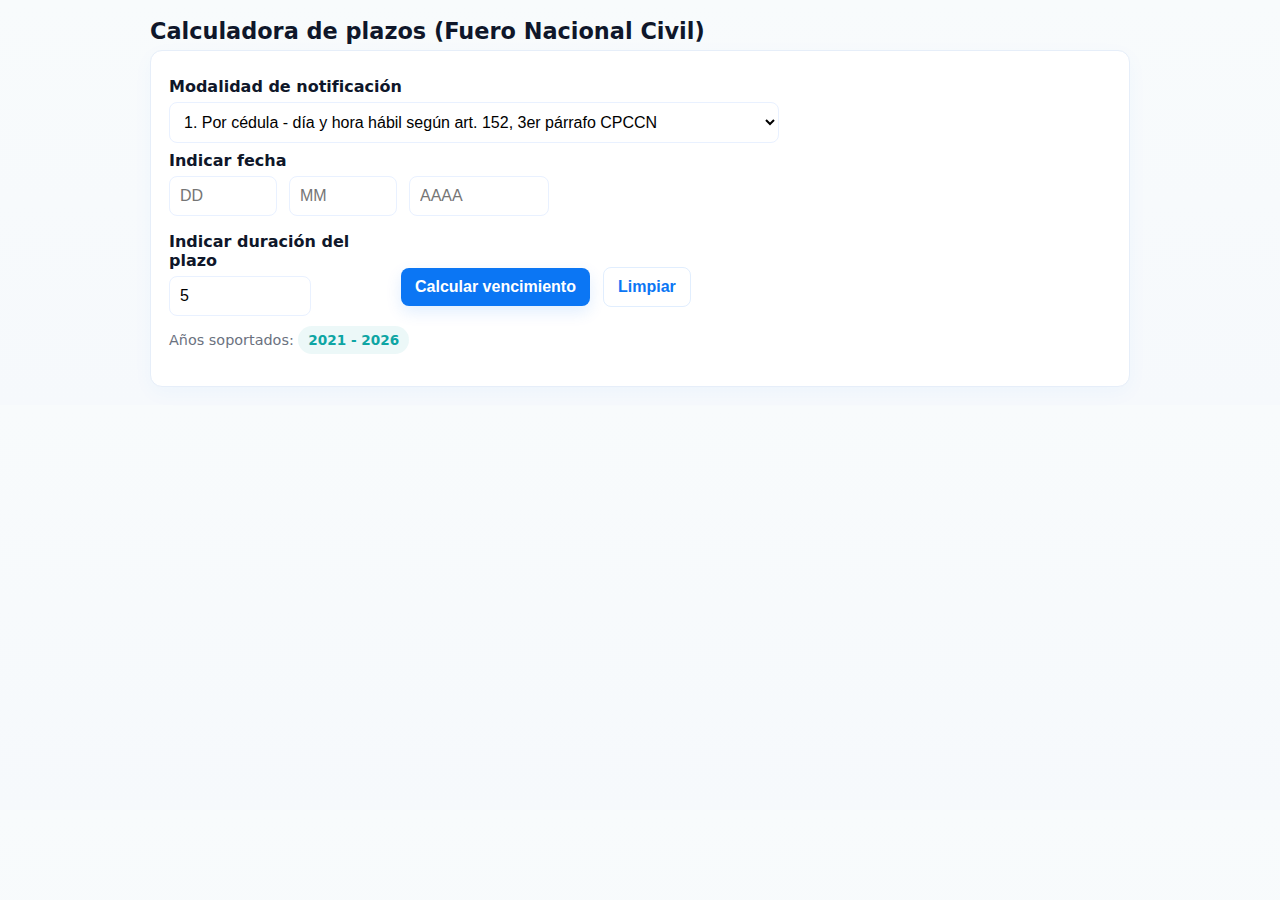
<file: index.html>
<!doctype html>
<html lang="es">
<head>
  <meta charset="utf-8" />
  <meta name="viewport" content="width=device-width,initial-scale=1" />
  <title>Calculadora de Plazos - Fuero Nacional Civil</title>
  <style>
    /* Palette y estilos más amigables */
    :root{
      --bg: #f6f9fc;
      --card: #ffffff;
      --muted: #6b7280;
      --text: #0f172a;
      --accent: #0b76f4; /* azul principal */
      --accent-2: #0ea5a4; /* azul-verde secundario */
      --border: #e6eef9;
      --success: #16a34a;
      --warn: #f59e0b;
    }
    body{
      font-family: system-ui, -apple-system, "Segoe UI", Roboto, "Helvetica Neue", Arial;
      margin: 18px;
      color: var(--text);
      background: linear-gradient(180deg,#f8fbfc 0%, #f6f9fc 100%);
      -webkit-font-smoothing:antialiased;
      -moz-osx-font-smoothing:grayscale;
    }
    .container{max-width:980px;margin:0 auto}
    h1{font-size:1.4rem;margin-bottom:6px}
    .card{
      background: var(--card);
      border: 1px solid var(--border);
      padding: 18px;
      border-radius: 12px;
      margin-bottom: 14px;
      box-shadow: 0 6px 20px rgba(11,118,244,0.04);
    }
    label{display:block;margin:8px 0 6px;font-weight:700}
    input,select,button{
      padding:10px;border-radius:8px;border:1px solid #e9f1ff;font-size:1rem;background:#fff;
    }
    .row{display:flex;gap:12px;flex-wrap:wrap}
    .muted{color:var(--muted);font-size:0.95rem}
    .result{background:linear-gradient(180deg,#ffffff 0%, #f7fbff 100%);padding:14px;border-radius:10px;margin-top:12px;border:1px solid var(--border)}
    ul.trace{background:var(--card);padding:12px;border-radius:8px;border:1px solid var(--border);list-style:none}
    ul.trace li{padding:8px 0;border-bottom:1px dashed #f1f5f9}
    .warn{background:#fff8f0;padding:10px;border-radius:8px;border:1px solid #ffe8cc}
    .muted.small{font-size:0.88rem}
    button{
      cursor:pointer;border:none;background:var(--accent);color:#fff;padding:10px 14px;border-radius:8px;font-weight:600;
      box-shadow: 0 6px 16px rgba(11,118,244,0.12);
    }
    button.secondary{background:transparent;color:var(--accent);border:1px solid rgba(11,118,244,0.12);box-shadow:none}
    .meta{font-size:0.9rem;color:var(--muted)}
    .flex{display:flex;gap:12px;align-items:center}
    @media(max-width:720px){ .row{flex-direction:column} .flex{flex-direction:column;align-items:flex-start} }
    a{color:var(--accent-2);text-decoration:underline}
    .small-bubble{display:inline-block;padding:6px 10px;border-radius:999px;background:rgba(14,165,164,0.08);color:var(--accent-2);font-weight:700;font-size:0.85rem}
  </style>
</head>
<body>
  <div class="container">
    <h1>Calculadora de plazos (Fuero Nacional Civil)</h1>

    <div class="card">
      <label>Modalidad de notificación</label>
      <select id="modalidad" aria-label="Modalidad de notificación">
        <option value="cedula_habil">1. Por cédula - día y hora hábil según art. 152, 3er párrafo CPCCN</option>
        <option value="cedula_inhabil">2. Por cédula - día y hora hábil (por fuera de los supuestos del art. 152 CPCCN)</option>
        <option value="nota">3. Por nota - notificación automática (art. 133 CPCCN)</option>
      </select>

      <label id="fechaLabel">Indicar fecha</label>
      <div class="row" style="margin-bottom:8px;">
        <input id="dia" placeholder="DD" maxlength="2" style="width:86px" />
        <input id="mes" placeholder="MM" maxlength="2" style="width:86px" />
        <input id="anio" placeholder="AAAA" maxlength="4" style="width:118px" />
      </div>

      <div class="flex">
        <div style="flex:0 0 220px">
          <label>Indicar duración del plazo</label>
          <input id="duracion" type="number" min="1" value="5" style="width:120px" />
        </div>

        <div style="flex:1">
          <label style="visibility:hidden">Acciones</label>
          <div>
            <button id="calcular">Calcular vencimiento</button>
            <button id="reset" class="secondary" style="margin-left:8px">Limpiar</button>
          </div>
        </div>
      </div>

      <p class="meta" style="margin-top:10px">Años soportados: <span id="anioRange" class="small-bubble"></span></p>
    </div>

    <div id="output" class="card" style="display:none">
      <h2>Resultado</h2>
      <div id="vencimiento" class="result"></div>
      <div id="notaGracia" class="warn" style="margin-top:8px;display:none"></div>

      <h3 style="margin-top:14px">Trazabilidad</h3>
      <p><strong>Fecha de inicio del conteo:</strong> <span id="inicioConteo"></span></p>
      <p><strong>Días NO contados (inhábiles) dentro del periodo de cálculo:</strong></p>
      <ul id="listaInhabiles" class="trace"></ul>

      <p class="muted" style="margin-top:10px">Si crees que hubo un error, por favor escribe a <a href="mailto:jncivil34@pjn.gov.ar">jncivil34@pjn.gov.ar</a> indicando el problema y, si puedes, adjunta una captura.</p>
    </div>
  </div>

  <script>
  // -----------------------------
  // CONFIG
  // -----------------------------
  const API_BASE = 'https://api.argentinadatos.com/v1/feriados';
  const MIN_YEAR = 2021;
  let MAX_YEAR = new Date().getFullYear();
  if (MAX_YEAR < 2025) MAX_YEAR = 2025;

  // -----------------------------
  // UTIL
  // -----------------------------
  function toYmd(d){
    const y = d.getFullYear();
    const m = String(d.getMonth()+1).padStart(2,'0');
    const day = String(d.getDate()).padStart(2,'0');
    return `${y}-${m}-${day}`;
  }
  function parseYmd(str){ const [y,m,day]=str.split('-').map(Number); return new Date(y,m-1,day); }
  function addDays(d, n){ const x=new Date(d); x.setDate(x.getDate()+n); return x; }

  // -----------------------------
  // CÁLCULO: tercer lunes de julio y 14 días subsiguientes
  // -----------------------------
  function thirdMondayOfJuly(year){ const d=new Date(year,6,1); while(d.getDay()!==1) d.setDate(d.getDate()+1); return addDays(d,14); }

  function customInhabilesForYear(year){
    const res = new Map();
    for(let day=1;day<=31;day++){ const d=new Date(year,0,day); res.set(toYmd(d),'Feria de enero'); }
    const nov16 = new Date(year,10,16); res.set(toYmd(nov16),'16 de noviembre (ley local)');
    const thirdMon = thirdMondayOfJuly(year);
    for(let i=1;i<=14;i++){ res.set(toYmd(addDays(thirdMon,i)),'Feria de julio'); }
    return res;
  }

  async function fetchFeriados(year){
    try{
      const res = await fetch(`${API_BASE}/${year}`);
      if(!res.ok) throw new Error('API feriados no disponible: '+res.status);
      const data = await res.json();
      const m = new Map();
      data.forEach(f=>{ if(f.fecha) m.set(f.fecha, f.nombre || f.tipo || 'Feriado'); });
      return m;
    }catch(e){ console.warn('No se pudieron obtener feriados desde API para',year,e); return new Map(); }
  }

  // ---------- Robust fetch for custom overrides ----------
  async function tryFetch(url){
    try{
      const res = await fetch(url, {cache: 'no-store'});
      if(res.ok){
        const j = await res.json();
        console.log('custom_inhabiles.json cargado desde', url);
        return {ok: true, data: j};
      } else {
        console.warn('intentó y falló:', url, res.status);
        return {ok:false, status: res.status};
      }
    }catch(e){
      console.warn('error fetch url', url, e);
      return {ok:false, error: e};
    }
  }

  async function fetchCustomOverrides(){
    // construimos lista de URLs a intentar (con cache buster)
    const cb = '_=' + Date.now();
    const candidates = [];

    // relativa respecto al documento actual
    candidates.push('./data/custom_inhabiles.json?' + cb);
    candidates.push('data/custom_inhabiles.json?' + cb);
    // raíz del dominio (fallará en project pages)
    candidates.push('/data/custom_inhabiles.json?' + cb);

    // fallback: intentar deducir raw.githubusercontent (útil si GitHub Pages sirve en /<repo>/)
    try {
      const host = location.hostname; // e.g. usuario.github.io or custom domain
      const pathParts = location.pathname.split('/').filter(Boolean); // ['<repo>', ...] for project pages
      if(host.endsWith('github.io') && pathParts.length >= 1){
        const user = host.split('.')[0]; // usuario
        const repo = pathParts[0]; // repo name as first path segment
        const rawUrl = `https://raw.githubusercontent.com/${user}/${repo}/main/data/custom_inhabiles.json?${cb}`;
        candidates.push(rawUrl);
      }
    } catch(e){ /* ignore */ }

    for(const url of candidates){
      const r = await tryFetch(url);
      if(r.ok && r.data){
        return Array.isArray(r.data.overrides) ? r.data.overrides : [];
      }
    }
    console.warn('No se pudo cargar custom_inhabiles.json desde las rutas intentadas:', candidates);
    return [];
  }

  async function buildInhabilesForYears(years){
    const combined = new Map();
    for(const y of years){
      const api = await fetchFeriados(y);
      for(const [k,v] of api.entries()) combined.set(k, 'Feriado: '+v);
      const custom = customInhabilesForYear(y);
      for(const [k,v] of custom.entries()) combined.set(k, v);
    }

    // overrides globales (archivo JSON)
    const overrides = await fetchCustomOverrides();
    overrides.forEach(o => {
      if(o && o.fecha && o.motivo){
        combined.set(o.fecha, `${o.motivo} (override)`);
      }
    });

    return combined;
  }

  function isWeekend(date){ const d = date.getDay(); return d===0||d===6; }
  function isInMapYmd(map,date){ return map.has(toYmd(date)); }
  function isBusinessDay(date, inhMap){ return !isWeekend(date) && !isInMapYmd(inhMap,date); }

  function nextBusinessDay(date, inhMap){ let d = new Date(date); d.setHours(0,0,0,0); while(!isBusinessDay(d,inhMap)) d = addDays(d,1); return d; }
  function nextBusinessDayStrict(date, inhMap){ return nextBusinessDay(addDays(date,1), inhMap); }

  function computeStartDate(modalidad,inputDate,inhMap){
    const notifDate = new Date(inputDate); notifDate.setHours(0,0,0,0);
    if(modalidad==='cedula_habil'){
      return nextBusinessDayStrict(notifDate, inhMap);
    }
    if(modalidad==='cedula_inhabil'){
      const first = nextBusinessDayStrict(notifDate, inhMap);
      return nextBusinessDayStrict(first, inhMap);
    }
    if(modalidad==='nota'){
      // CORRECCIÓN: la notificación se considera efectuada el día martes o viernes hábil siguiente a la fecha indicada
      let d = addDays(notifDate,1);
      while(true){
        // ahora buscamos martes (2) o viernes (5)
        if(isBusinessDay(d,inhMap) && (d.getDay()===2 || d.getDay()===5)) break;
        d = addDays(d,1);
      }
      // 'd' es el día de nota; el inicio del conteo es el día hábil siguiente a 'd'
      const start = nextBusinessDayStrict(d, inhMap);
      return start;
    }
    throw new Error('Modalidad desconocida');
  }

  function countPeriod(startDate, days, inhMap){
    let counted=0; let cursor = new Date(startDate); cursor.setHours(0,0,0,0);
    while(counted < days){
      if(isBusinessDay(cursor, inhMap)){
        counted++;
      }
      if(counted>=days) break;
      cursor = addDays(cursor,1);
    }
    return {lastCountedDay: cursor};
  }

  function computeVencimiento(lastCountedDay, inhMap){
    const nextBiz = nextBusinessDayStrict(lastCountedDay, inhMap);
    const expiration = new Date(nextBiz); expiration.setHours(9,30,0,0);
    let prev = addDays(nextBiz,-1); while(!isBusinessDay(prev,inhMap)) prev = addDays(prev,-1);
    return {expiration, altNoGracia: prev};
  }

  function gatherInhabilesBetween(startDate, endDate, inhMap){
    const res = [];
    let cur = new Date(startDate); cur.setHours(0,0,0,0);
    const end = new Date(endDate); end.setHours(0,0,0,0);
    while(cur <= end){
      if(!isBusinessDay(cur, inhMap)){
        const motivo = isWeekend(cur)? 'Fin de semana' : (inhMap.get(toYmd(cur)) || 'Inhábil');
        res.push({fecha: toYmd(cur), motivo});
      }
      cur = addDays(cur,1);
    }
    return res;
  }

  // -----------------------------
  // UI wiring
  // -----------------------------
  document.getElementById('anioRange').textContent = `${MIN_YEAR} - ${MAX_YEAR}`;
  const modalidadSel = document.getElementById('modalidad');
  modalidadSel.addEventListener('change', ()=>{
    const label = document.getElementById('fechaLabel');
    label.textContent = (modalidadSel.value==='nota')? 'Indicar fecha (firma de la resolución)' : 'Indicar fecha';
  });

  document.getElementById('reset').addEventListener('click',()=>{ document.getElementById('dia').value='';document.getElementById('mes').value='';document.getElementById('anio').value='';document.getElementById('duracion').value='5'; document.getElementById('output').style.display='none'; });

  document.getElementById('calcular').addEventListener('click', async ()=>{
    const diaRaw = document.getElementById('dia').value;
    const mesRaw = document.getElementById('mes').value;
    const anio = document.getElementById('anio').value;
    if(!diaRaw || !mesRaw || !anio) return alert('Por favor indique día, mes y año.');
    const dia = String(diaRaw).padStart(2,'0'); const mes = String(mesRaw).padStart(2,'0');
    const inputDate = new Date(Number(anio), Number(mes)-1, Number(dia));

    const yearsToFetch = [];
    const y0 = inputDate.getFullYear();
    for(let yy=Math.max(MIN_YEAR, y0-1); yy<=Math.max(y0+1, MAX_YEAR+1); yy++) yearsToFetch.push(yy);

    const inhMap = await buildInhabilesForYears(Array.from(new Set(yearsToFetch)).sort());

    const modalidad = modalidadSel.value;
    const start = computeStartDate(modalidad, inputDate, inhMap);

    document.getElementById('inicioConteo').textContent = start.toLocaleDateString('es-AR');

    const days = Number(document.getElementById('duracion').value);
    const {lastCountedDay} = countPeriod(start, days, inhMap);

    const {expiration, altNoGracia} = computeVencimiento(lastCountedDay, inhMap);

    const ignored = gatherInhabilesBetween(inputDate, lastCountedDay, inhMap);

    document.getElementById('vencimiento').innerHTML = `Vencimiento del plazo: <strong>${expiration.toLocaleString('es-AR', {year:'numeric',month:'long',day:'numeric',hour:'2-digit',minute:'2-digit'})}</strong>.`;
    document.getElementById('notaGracia').style.display='block';
    document.getElementById('notaGracia').innerHTML = `Nota: si <strong>NO</strong> resulta aplicable el plazo de gracia del art. 124 CPCCN, el vencimiento se produce el día: <strong>${altNoGracia.toLocaleDateString('es-AR')}</strong>.`;

    const ul = document.getElementById('listaInhabiles'); ul.innerHTML='';
    if(ignored.length===0){ const li=document.createElement('li'); li.textContent='No se detectaron días inhábiles dentro del periodo.'; ul.appendChild(li); }
    ignored.forEach(it=>{ const li=document.createElement('li'); const d = parseYmd(it.fecha); li.textContent = `${d.toLocaleDateString('es-AR')} — ${it.motivo}`; ul.appendChild(li); });

    document.getElementById('output').style.display='block';
  });
  </script>
</body>
</html>
</file>
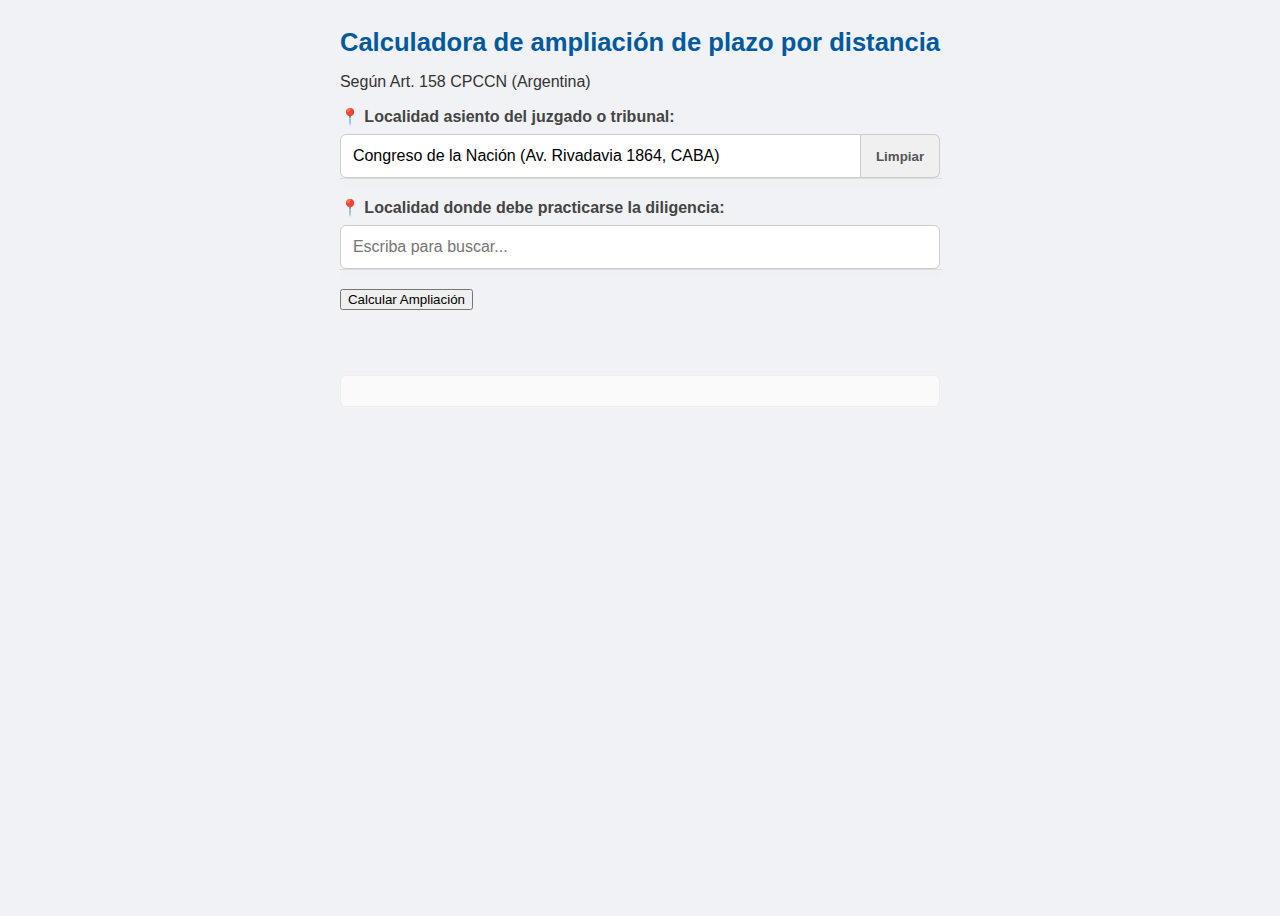
<file: data/INDEX.HTML>
<!DOCTYPE html>
<html lang="es">
<head>
    <meta charset="UTF-8">
    <meta name="viewport" content="width=device-width, initial-scale=1.0">
    
    <meta http-equiv="Cache-Control" content="no-cache, no-store, must-revalidate">
    <meta http-equiv="Pragma" content="no-cache">
    <meta http-equiv="Expires" content="0">
    
    <title>Calculadora Plazos por Distancia (Art. 158 CPCCN)</title>
    
    <link rel="stylesheet" href="style.css">
</head>
<body>

    <div class="calculator-container">
        <h1>Calculadora de ampliación de plazo por distancia</h1>
        <p>Según Art. 158 CPCCN (Argentina)</p>

        <div class="form-group">
            <label for="localidadJuzgado">📍 Localidad asiento del juzgado o tribunal:</label>
            <div class="input-group">
                <input type="text" id="localidadJuzgado" placeholder="Escriba para buscar...">
                <button id="limpiarJuzgado" title="Limpiar y buscar otro">Limpiar</button>
            </div>
            <div id="sugerenciasJuzgado" class="sugerencias"></div>
        </div>

        <div class="form-group">
            <label for="localidadDiligencia">📍 Localidad donde debe practicarse la diligencia:</label>
            <input type="text" id="localidadDiligencia" placeholder="Escriba para buscar...">
            <div id="sugerenciasDiligencia" class="sugerencias"></div>
        </div>

        <button id="calcular">Calcular Ampliación</button>

        <div id="resultado" class="resultado-container">
            </div>

        <div id="trazabilidad" class="trazabilidad-container">
            </div>

    </div>

    <script src="script.js?v=1.0"></script>
</body>
</html>
</file>
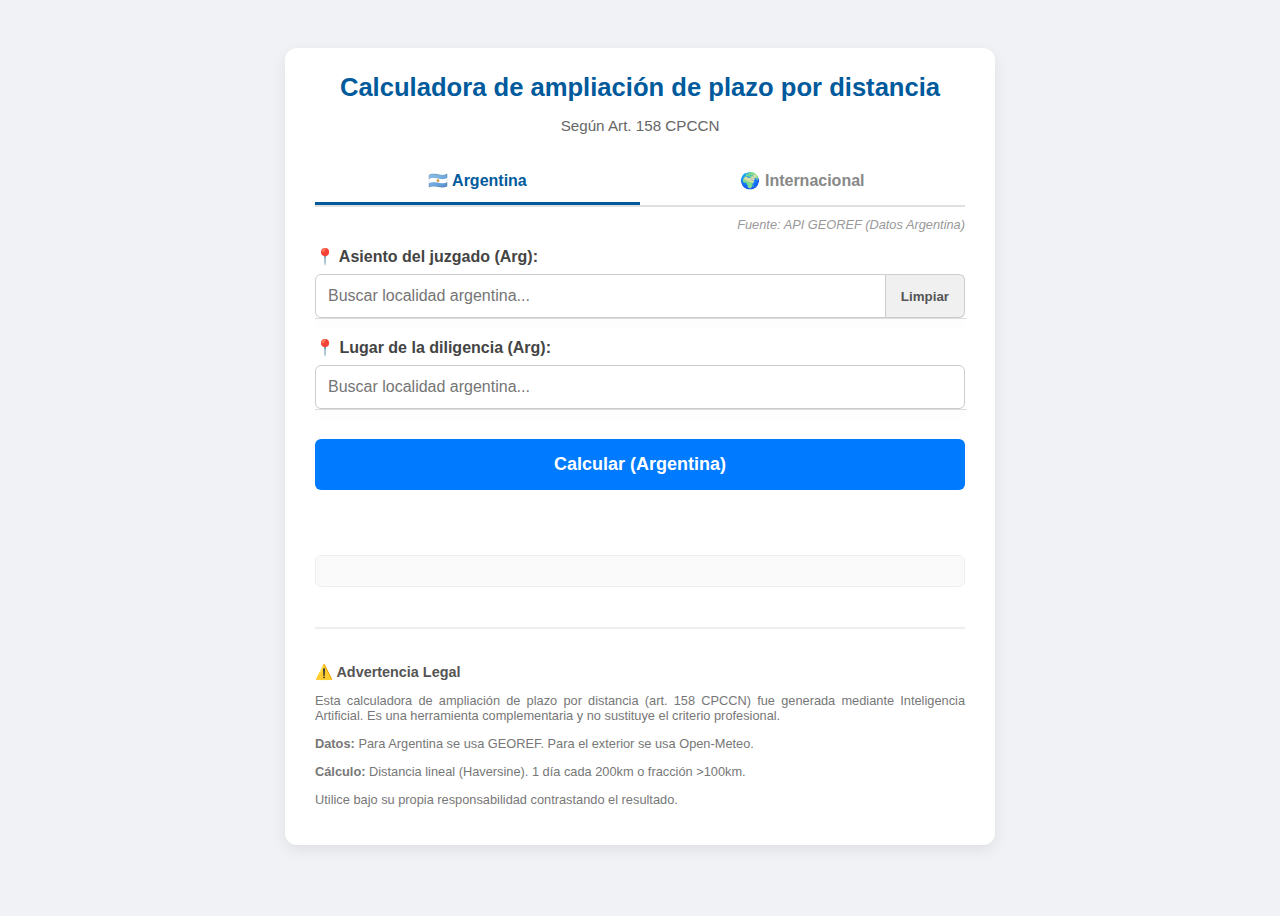
<file: data/index.html>
<!DOCTYPE html>
<html lang="es">
<head>
    <meta charset="UTF-8">
    <meta name="viewport" content="width=device-width, initial-scale=1.0">
    
    <meta http-equiv="Cache-Control" content="no-cache, no-store, must-revalidate">
    <meta http-equiv="Pragma" content="no-cache">
    <meta http-equiv="Expires" content="0">
    
    <title>Calculadora de Plazos (Argentina e Internacional)</title>
    
    <link rel="stylesheet" href="style.css">
</head>
<body>

    <div class="main-container">
        <h1>Calculadora de ampliación de plazo por distancia</h1>
        <p class="subtitle">Según Art. 158 CPCCN</p>

        <div class="tabs">
            <button class="tab-btn active" data-tab="argentina">🇦🇷 Argentina</button>
            <button class="tab-btn" data-tab="internacional">🌍 Internacional</button>
        </div>

        <div id="argentina" class="tab-content active">
            <p class="info-api">Fuente: API GEOREF (Datos Argentina)</p>
            
            <div class="form-group">
                <label>📍 Asiento del juzgado (Arg):</label>
                <div class="input-group">
                    <input type="text" id="argJuzgado" placeholder="Buscar localidad argentina...">
                    <button id="btnLimpiarArg" title="Limpiar">Limpiar</button>
                </div>
                <div id="sugArgJuzgado" class="sugerencias"></div>
            </div>

            <div class="form-group">
                <label>📍 Lugar de la diligencia (Arg):</label>
                <input type="text" id="argDiligencia" placeholder="Buscar localidad argentina...">
                <div id="sugArgDiligencia" class="sugerencias"></div>
            </div>

            <button id="btnCalcularArg" class="btn-calcular">Calcular (Argentina)</button>
            
            <div id="resArg" class="resultado-container"></div>
            <div id="trazArg" class="trazabilidad-container"></div>
        </div>

        <div id="internacional" class="tab-content">
            <p class="info-api">Fuente: Open-Meteo Geocoding (Datos Mundiales)</p>

            <div class="form-group">
                <label>📍 Asiento del juzgado / Origen:</label>
                <div class="input-group">
                    <input type="text" id="intlJuzgado" placeholder="Ej: Buenos Aires, Madrid, Roma...">
                    <button id="btnLimpiarIntl" title="Limpiar">Limpiar</button>
                </div>
                <div id="sugIntlJuzgado" class="sugerencias"></div>
            </div>

            <div class="form-group">
                <label>📍 Lugar de la diligencia / Destino:</label>
                <input type="text" id="intlDiligencia" placeholder="Ej: París, Montevideo, New York...">
                <div id="sugIntlDiligencia" class="sugerencias"></div>
            </div>

            <button id="btnCalcularIntl" class="btn-calcular">Calcular (Internacional)</button>
            
            <div id="resIntl" class="resultado-container"></div>
            <div id="trazIntl" class="trazabilidad-container"></div>
        </div>

        <div class="legal-warning">
            <h3>⚠️ Advertencia Legal</h3>
            <p>Esta calculadora de ampliación de plazo por distancia (art. 158 CPCCN) fue generada mediante Inteligencia Artificial. Es una herramienta complementaria y no sustituye el criterio profesional.</p>
            <p><strong>Datos:</strong> Para Argentina se usa GEOREF. Para el exterior se usa Open-Meteo.</p>
            <p><strong>Cálculo:</strong> Distancia lineal (Haversine). 1 día cada 200km o fracción >100km.</p>
            <p>Utilice bajo su propia responsabilidad contrastando el resultado.</p>
        </div>

    </div>

    <script src="script.js?v=2.0"></script>
</body>
</html>
</file>
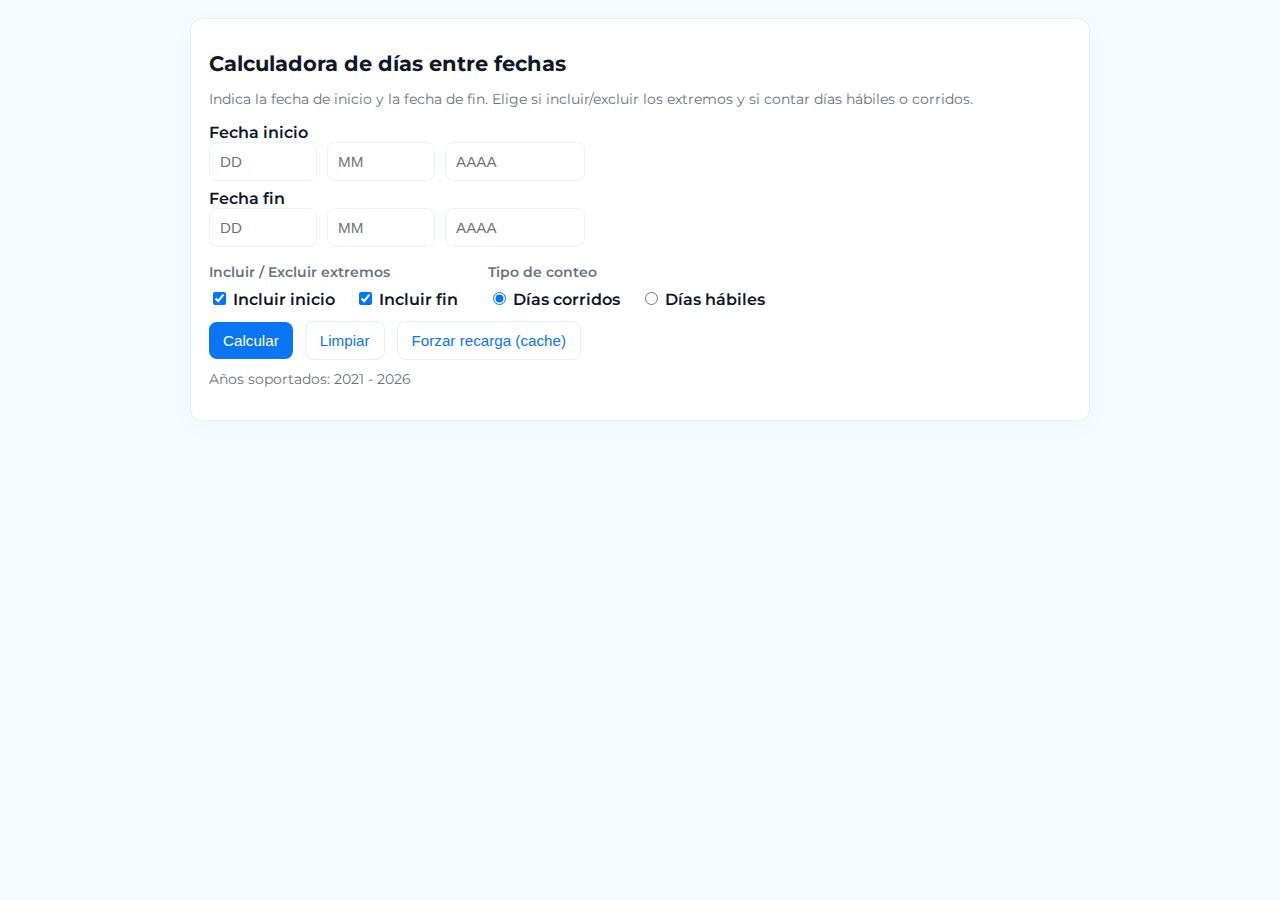
<file: calculadora-dias-entre-fechas.html>
<!doctype html>
<html lang="es">
<head>
  <meta charset="utf-8" />
  <meta name="viewport" content="width=device-width,initial-scale=1" />
  <title>Calculadora de días entre fechas</title>
  <link href="https://fonts.googleapis.com/css2?family=Montserrat:wght@300;400;600&display=swap" rel="stylesheet">
  <style>
    :root{
      --bg:#f6fbff; --card:#ffffff; --muted:#6b7280; --text:#0f172a; --accent:#0b76f4; --accent-2:#0ea5a4; --border:#e6eef9;
    }
    body{font-family:'Montserrat',system-ui, -apple-system, "Segoe UI", Roboto, Arial; background:var(--bg); color:var(--text); margin:18px}
    .container{max-width:900px;margin:0 auto}
    .card{background:var(--card);border:1px solid var(--border);padding:18px;border-radius:12px;box-shadow:0 6px 20px rgba(11,118,244,0.04);}
    h1{font-size:1.3rem;margin-bottom:8px}
    label{display:block;margin-top:8px;font-weight:600}
    .row{display:flex;gap:10px;flex-wrap:wrap}
    input,select,button{padding:10px;border-radius:8px;border:1px solid #e9f1ff;font-size:0.95rem;background:#fff}
    .small{font-size:0.9rem;color:var(--muted)}
    .result{background:linear-gradient(180deg,#fff 0%,#f7fbff 100%);padding:12px;border-radius:10px;margin-top:12px;border:1px solid var(--border)}
    .trace{margin-top:10px;background:#fff;padding:12px;border-radius:8px;border:1px solid var(--border)}
    button{background:var(--accent);color:#fff;border:none;padding:10px 14px;border-radius:8px;cursor:pointer}
    button.ghost{background:transparent;color:var(--accent);border:1px solid rgba(11,118,244,0.12)}
    .flex{display:flex;gap:10px;align-items:center}
    @media(max-width:720px){.row{flex-direction:column}.flex{flex-direction:column;align-items:flex-start}}
    footer{margin-top:12px;font-size:0.85rem;color:var(--muted)}
  </style>
</head>
<body>
  <div class="container">
    <div class="card">
      <h1>Calculadora de días entre fechas</h1>
      <p class="small">Indica la fecha de inicio y la fecha de fin. Elige si incluir/excluir los extremos y si contar días hábiles o corridos.</p>

      <label>Fecha inicio</label>
      <div class="row">
        <input id="s_dia" placeholder="DD" maxlength="2" style="width:86px" />
        <input id="s_mes" placeholder="MM" maxlength="2" style="width:86px" />
        <input id="s_anio" placeholder="AAAA" maxlength="4" style="width:118px" />
      </div>

      <label>Fecha fin</label>
      <div class="row">
        <input id="e_dia" placeholder="DD" maxlength="2" style="width:86px" />
        <input id="e_mes" placeholder="MM" maxlength="2" style="width:86px" />
        <input id="e_anio" placeholder="AAAA" maxlength="4" style="width:118px" />
      </div>

      <div class="row" style="margin-top:8px;align-items:center">
        <div>
          <label class="small">Incluir / Excluir extremos</label>
          <div class="flex">
            <label><input type="checkbox" id="includeStart" checked /> Incluir inicio</label>
            <label style="margin-left:10px"><input type="checkbox" id="includeEnd" checked /> Incluir fin</label>
          </div>
        </div>

        <div style="margin-left:20px">
          <label class="small">Tipo de conteo</label>
          <div class="flex">
            <label><input type="radio" name="tipo" value="corridos" checked /> Días corridos</label>
            <label style="margin-left:10px"><input type="radio" name="tipo" value="habiles" /> Días hábiles</label>
          </div>
        </div>
      </div>

      <div style="margin-top:12px">
        <button id="calc">Calcular</button>
        <button id="reset" class="ghost" style="margin-left:8px">Limpiar</button>
        <button id="force" class="ghost" style="margin-left:8px">Forzar recarga (cache)</button>
      </div>

      <p class="small" style="margin-top:10px">Años soportados: <span id="yearsRange"></span></p>

      <div id="output" class="result" style="display:none">
        <div id="summary"></div>
        <div id="details" style="margin-top:8px"></div>
      </div>

      <div id="trace" class="trace" style="display:none"></div>

    </div>
  </div>

<script>
// Reutiliza utilidades similares a la calculadora principal
const API_BASE = 'https://api.argentinadatos.com/v1/feriados';
const MIN_YEAR = 2021; let MAX_YEAR = new Date().getFullYear(); if (MAX_YEAR < 2025) MAX_YEAR = 2025;

function toYmd(d){const y=d.getFullYear();const m=String(d.getMonth()+1).padStart(2,'0');const day=String(d.getDate()).padStart(2,'0');return `${y}-${m}-${day}`}
function parseYmd(str){const [y,m,day]=str.split('-').map(Number);return new Date(y,m-1,day)}
function addDays(d,n){const x=new Date(d);x.setDate(x.getDate()+n);return x}
function isWeekend(date){const d=date.getDay();return d===0||d===6}

function thirdMondayOfJuly(year){const d=new Date(year,6,1);while(d.getDay()!==1) d.setDate(d.getDate()+1);return addDays(d,14)}
function customInhabilesForYear(year){const res=new Map();for(let day=1;day<=31;day++){const d=new Date(year,0,day);res.set(toYmd(d),'Feria de enero')}const nov16=new Date(year,10,16);res.set(toYmd(nov16),'16 de noviembre (ley local)');const thirdMon=thirdMondayOfJuly(year);for(let i=1;i<=14;i++){res.set(toYmd(addDays(thirdMon,i)),'Feria de julio')}return res}

async function fetchFeriados(year){try{const res=await fetch(`${API_BASE}/${year}`);if(!res.ok) throw new Error('API feriados no disponible');const data=await res.json();const m=new Map();data.forEach(f=>{if(f.fecha) m.set(f.fecha,f.nombre||f.tipo||'Feriado')});return m}catch(e){console.warn('API feriados falló',e);return new Map()}}

// robust custom fetch (tries multiple paths + cache-buster)
async function tryFetch(url){try{const res=await fetch(url,{cache:'no-store'});if(res.ok){return {ok:true,data:await res.json(),url}}else{return {ok:false,status:res.status,url}}}catch(e){return {ok:false,error:e,url}}}
async function fetchCustomOverrides(){const cb='_='+Date.now();const candidates=['./data/custom_inhabiles.json?'+cb,'data/custom_inhabiles.json?'+cb,'/data/custom_inhabiles.json?'+cb];try{const host=location.hostname;const pathParts=location.pathname.split('/').filter(Boolean);if(host.endsWith('github.io')&&pathParts.length>=1){const user=host.split('.')[0];const repo=pathParts[0];candidates.push(`https://raw.githubusercontent.com/${user}/${repo}/main/data/custom_inhabiles.json?${cb}`)}}catch(e){}for(const c of candidates){const r=await tryFetch(c);if(r.ok){console.log('custom overrides loaded from',r.url);return Array.isArray(r.data.overrides)?r.data.overrides:[]}}console.warn('No custom_inhabiles.json loaded');return []}

async function buildInhabilesForYears(years){const combined=new Map();for(const y of years){const api=await fetchFeriados(y);for(const [k,v] of api.entries()) combined.set(k,'Feriado: '+v);const custom=customInhabilesForYear(y);for(const [k,v] of custom.entries()) combined.set(k,v)}const overrides=await fetchCustomOverrides();overrides.forEach(o=>{if(o&&o.fecha&&o.motivo)combined.set(o.fecha,o.motivo+' (override)')});return combined}

function isInMapYmd(map,date){return map.has(toYmd(date))}
function isBusinessDay(date,inhMap){return !isWeekend(date)&&!isInMapYmd(inhMap,date)}

// UI wiring
document.getElementById('yearsRange').textContent = `${MIN_YEAR} - ${MAX_YEAR}`
const calcBtn=document.getElementById('calc');const resetBtn=document.getElementById('reset');const forceBtn=document.getElementById('force');

resetBtn.addEventListener('click',()=>{['s_dia','s_mes','s_anio','e_dia','e_mes','e_anio'].forEach(id=>document.getElementById(id).value='');document.getElementById('includeStart').checked=true;document.getElementById('includeEnd').checked=true;document.querySelector('input[name="tipo"][value="corridos"]').checked=true;document.getElementById('output').style.display='none';document.getElementById('trace').style.display='none'})

forceBtn.addEventListener('click',()=>{ // simply reload with cache-buster
  // This will force re-download of the HTML and all assets
  location.reload(true);
})

calcBtn.addEventListener('click', async ()=>{
  // read inputs
  const sd=document.getElementById('s_dia').value;const sm=document.getElementById('s_mes').value;const sy=document.getElementById('s_anio').value;
  const ed=document.getElementById('e_dia').value;const em=document.getElementById('e_mes').value;const ey=document.getElementById('e_anio').value;
  if(!sd||!sm||!sy||!ed||!em||!ey) return alert('Por favor complete ambas fechas');
  const sdate=new Date(Number(sy),Number(sm)-1,Number(sd)); const edate=new Date(Number(ey),Number(em)-1,Number(ed));
  if(edate < sdate) return alert('La fecha fin debe ser igual o posterior a la fecha inicio');

  const includeStart=document.getElementById('includeStart').checked; const includeEnd=document.getElementById('includeEnd').checked;
  const tipo = document.querySelector('input[name="tipo"]:checked').value; const useBusiness = (tipo==='habiles');

  // if business days, build inhábiles map
  let inhMap = new Map(); if(useBusiness){
    const yearsToFetch = []; const y0 = sdate.getFullYear(); const y1 = edate.getFullYear(); for(let y=Math.max(MIN_YEAR,y0-1); y<=Math.max(MAX_YEAR,y1+1); y++) yearsToFetch.push(y);
    inhMap = await buildInhabilesForYears(Array.from(new Set(yearsToFetch)).sort());
  }

  // compute counts
  let count=0; const ignored=[]; let cur = new Date(sdate); cur.setHours(0,0,0,0);
  const end = new Date(edate); end.setHours(0,0,0,0);

  while(cur <= end){
    const isStart = (toYmd(cur)===toYmd(sdate)); const isEnd = (toYmd(cur)===toYmd(edate));
    let includeThis = true;
    if(isStart && !includeStart) includeThis = false;
    if(isEnd && !includeEnd) includeThis = false;

    if(includeThis){
      if(useBusiness){ if(isBusinessDay(cur,inhMap)){ count++; } else { ignored.push({fecha:toYmd(cur), motivo: isWeekend(cur)?'Fin de semana':(inhMap.get(toYmd(cur))||'Inhábil')}); }}
      else { count++; }
    } else {
      // excluded by endpoints
    }

    cur = addDays(cur,1);
  }

  // show results
  document.getElementById('output').style.display='block';
  document.getElementById('trace').style.display='block';
  const summary = document.getElementById('summary'); const details = document.getElementById('details'); const trace = document.getElementById('trace');
  summary.innerHTML = `<strong>Resultado:</strong> <span style="font-size:1.15rem">${count} día(s)</span> (${useBusiness ? 'días hábiles' : 'días corridos'})`;
  details.innerHTML = `<div class=\"small\">Fecha inicio: ${sdate.toLocaleDateString('es-AR')} ${includeStart? '(incluido)':'(excluido)'} — Fecha fin: ${edate.toLocaleDateString('es-AR')} ${includeEnd? '(incluido)':'(excluido)'}</div>`;

  // trace list
  trace.innerHTML=''; if(ignored.length===0){ trace.innerHTML='<div class="small">No se detectaron días inhábiles dentro del periodo (o se usaron días corridos).</div>' } else {
    const ul=document.createElement('ul'); ul.style.listStyle='none'; ul.style.padding='0'; ignored.forEach(it=>{ const li=document.createElement('li'); const d=parseYmd(it.fecha); li.textContent = `${d.toLocaleDateString('es-AR')} — ${it.motivo}`; li.style.padding='6px 0'; ul.appendChild(li); }); trace.appendChild(ul);
  }

  // scroll to result
  summary.scrollIntoView({behavior:'smooth'});
});
</script>
</body>
</html>
</file>
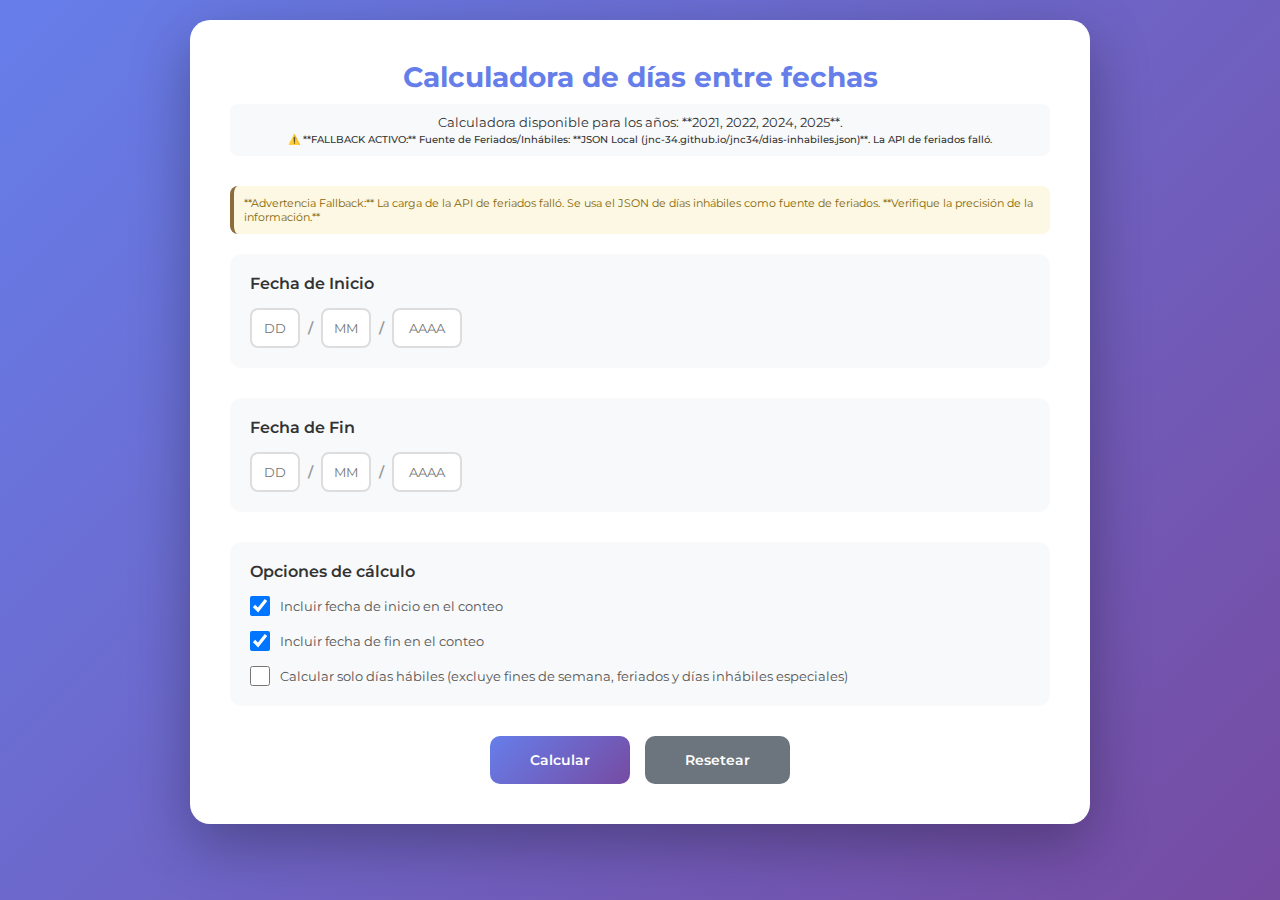
<file: calculadora-entre-fechas.html>
<!DOCTYPE html>
<html lang="es">
<head>
    <meta charset="UTF-8">
    <meta name="viewport" content="width=device-width, initial-scale=1.0">
    <meta http-equiv="Cache-Control" content="no-cache, no-store, must-revalidate">
    <meta http-equiv="Pragma" content="no-cache">
    <meta http-equiv="Expires" content="0">
    <title>Calculadora de días entre fechas</title>
    <link rel="preconnect" href="https://fonts.googleapis.com">
    <link rel="preconnect" href="https://fonts.gstatic.com" crossorigin>
    <link href="https://fonts.googleapis.com/css2?family=Montserrat:wght@400;500;600;700&display=swap" rel="stylesheet">
    <style>
        * {
            margin: 0;
            padding: 0;
            box-sizing: border-box;
        }

        body {
            font-family: 'Montserrat', sans-serif;
            background: linear-gradient(135deg, #667eea 0%, #764ba2 100%);
            min-height: 100vh;
            padding: 20px;
            font-size: 14px;
        }

        .container {
            max-width: 900px;
            margin: 0 auto;
            background: white;
            border-radius: 20px;
            box-shadow: 0 20px 60px rgba(0, 0, 0, 0.3);
            padding: 40px;
        }

        h1 {
            color: #667eea;
            text-align: center;
            margin-bottom: 10px;
            font-size: 28px;
            font-weight: 700;
        }

        .available-years {
            text-align: center;
            color: #333; /* Color cambiado para el texto principal */
            font-size: 13px; /* Tamaño ligeramente aumentado */
            margin-bottom: 30px;
            padding: 10px;
            background: #f8f9fa;
            border-radius: 8px;
        }
        .available-years strong {
             font-weight: 700;
        }

        .warning {
            background: #fff3cd;
            color: #856404;
            padding: 10px;
            border-radius: 8px;
            margin-bottom: 20px;
            font-size: 11px;
            border-left: 4px solid #ffc107;
        }

        .section {
            margin-bottom: 30px;
            padding: 20px;
            background: #f8f9fa;
            border-radius: 12px;
        }

        .section-title {
            font-size: 16px;
            font-weight: 600;
            color: #333;
            margin-bottom: 15px;
        }

        .date-inputs {
            display: flex;
            gap: 10px;
            align-items: center;
            flex-wrap: wrap;
        }

        .date-group {
            display: flex;
            gap: 8px;
            align-items: center;
        }

        input[type="text"] {
            width: 50px;
            padding: 10px;
            border: 2px solid #ddd;
            border-radius: 8px;
            font-size: 13px;
            text-align: center;
            font-family: 'Montserrat', sans-serif;
            transition: border-color 0.3s;
        }

        input[type="text"].year-input {
            width: 70px;
        }

        input[type="text"]:focus {
            outline: none;
            border-color: #667eea;
        }

        input[type="text"].error {
            border-color: #dc3545;
            background: #ffe6e6;
        }

        .input-separator {
            color: #999;
            font-weight: 600;
        }

        .checkbox-group {
            display: flex;
            flex-direction: column;
            gap: 15px;
        }

        .checkbox-item {
            display: flex;
            align-items: center;
            gap: 10px;
        }

        input[type="checkbox"] {
            width: 20px;
            height: 20px;
            cursor: pointer;
        }

        .checkbox-item label {
            cursor: pointer;
            font-size: 13px;
            color: #555;
        }

        .buttons {
            display: flex;
            gap: 15px;
            justify-content: center;
            margin-top: 30px;
        }

        button {
            padding: 15px 40px;
            border: none;
            border-radius: 10px;
            font-size: 14px;
            font-weight: 600;
            cursor: pointer;
            font-family: 'Montserrat', sans-serif;
            transition: all 0.3s;
        }

        .btn-calculate {
            background: linear-gradient(135deg, #667eea 0%, #764ba2 100%);
            color: white;
        }

        .btn-calculate:hover {
            transform: translateY(-2px);
            box-shadow: 0 5px 20px rgba(102, 126, 234, 0.4);
        }

        .btn-reset {
            background: #6c757d;
            color: white;
        }

        .btn-reset:hover {
            background: #5a6268;
            transform: translateY(-2px);
        }

        .results {
            margin-top: 30px;
            padding: 25px;
            background: linear-gradient(135deg, #667eea15 0%, #764ba215 100%);
            border-radius: 12px;
            display: none;
        }

        .results.show {
            display: block;
        }

        .result-item {
            margin-bottom: 20px;
        }

        .result-label {
            font-weight: 600;
            color: #667eea;
            font-size: 14px;
            margin-bottom: 5px;
        }

        .result-value {
            font-size: 24px;
            font-weight: 700;
            color: #333;
        }

        .excluded-days {
            margin-top: 20px;
        }

        .excluded-days-title {
            font-weight: 600;
            color: #667eea;
            font-size: 14px;
            margin-bottom: 10px;
        }

        .excluded-list {
            max-height: 300px;
            overflow-y: auto;
            background: white;
            padding: 15px;
            border-radius: 8px;
        }

        .excluded-item {
            padding: 8px;
            margin-bottom: 8px;
            background: #f8f9fa;
            border-radius: 6px;
            font-size: 11px;
            border-left: 3px solid #667eea;
        }

        .excluded-date {
            font-weight: 600;
            color: #333;
        }

        .excluded-reason {
            color: #666;
            margin-left: 10px;
        }

        .error-report {
            margin-top: 20px;
            padding: 15px;
            background: #fff3cd;
            border-radius: 8px;
            border-left: 4px solid #ffc107;
            font-size: 11px;
            color: #856404;
        }

        .error-report strong {
            display: block;
            margin-bottom: 5px;
        }

        .loading {
            text-align: center;
            color: #667eea;
            font-weight: 600;
            padding: 20px;
            display: none;
        }

        .loading.show {
            display: block;
        }
        
        /* Estilo para el warning de fallback */
        .api-fallback {
            background: #fcf8e3 !important; /* Color de advertencia más suave */
            border-left: 4px solid #8a6d3b !important;
        }


        @media (max-width: 768px) {
            .container {
                padding: 20px;
            }

            h1 {
                font-size: 22px;
            }

            .date-inputs {
                flex-direction: column;
                align-items: flex-start;
            }

            .buttons {
                flex-direction: column;
            }

            button {
                width: 100%;
            }
        }
    </style>
</head>
<body>
    <div class="container">
        <h1>Calculadora de días entre fechas</h1>
        <div class="available-years" id="availableYears">Cargando información de años disponibles...</div>
        <div class="warning" id="apiWarning" style="display: none;"></div>

        <div class="section">
            <div class="section-title">Fecha de Inicio</div>
            <div class="date-inputs">
                <div class="date-group">
                    <input type="text" id="startDay" maxlength="2" placeholder="DD" aria-label="Día inicio">
                    <span class="input-separator">/</span>
                    <input type="text" id="startMonth" maxlength="2" placeholder="MM" aria-label="Mes inicio">
                    <span class="input-separator">/</span>
                    <input type="text" class="year-input" id="startYear" maxlength="4" placeholder="AAAA" aria-label="Año inicio">
                </div>
            </div>
        </div>

        <div class="section">
            <div class="section-title">Fecha de Fin</div>
            <div class="date-inputs">
                <div class="date-group">
                    <input type="text" id="endDay" maxlength="2" placeholder="DD" aria-label="Día fin">
                    <span class="input-separator">/</span>
                    <input type="text" id="endMonth" maxlength="2" placeholder="MM" aria-label="Mes fin">
                    <span class="input-separator">/</span>
                    <input type="text" class="year-input" id="endYear" maxlength="4" placeholder="AAAA" aria-label="Año fin">
                </div>
            </div>
        </div>

        <div class="section">
            <div class="section-title">Opciones de cálculo</div>
            <div class="checkbox-group">
                <div class="checkbox-item">
                    <input type="checkbox" id="includeStart" checked>
                    <label for="includeStart">Incluir fecha de inicio en el conteo</label>
                </div>
                <div class="checkbox-item">
                    <input type="checkbox" id="includeEnd" checked>
                    <label for="includeEnd">Incluir fecha de fin en el conteo</label>
                </div>
                <div class="checkbox-item">
                    <input type="checkbox" id="businessDays">
                    <label for="businessDays">Calcular solo días hábiles (excluye fines de semana, feriados y días inhábiles especiales)</label>
                </div>
            </div>
        </div>

        <div class="buttons">
            <button class="btn-calculate" onclick="calculate()">Calcular</button>
            <button class="btn-reset" onclick="resetForm()">Resetear</button>
        </div>

        <div class="loading" id="loading">Calculando...</div>

        <div class="results" id="results">
            <div class="result-item">
                <div class="result-label">Fecha de Inicio del Conteo:</div>
                <div id="countStartDate" style="font-size: 16px; color: #333; margin-top: 5px;"></div>
            </div>
            <div class="result-item">
                <div class="result-label">Total de días:</div>
                <div class="result-value" id="totalDays"></div>
            </div>
            <div class="excluded-days" id="excludedDaysSection" style="display: none;">
                <div class="excluded-days-title">Días NO Contados (Inhábiles):</div>
                <div class="excluded-list" id="excludedDaysList"></div>
            </div>
            <div class="error-report">
                <strong>⚠️ Reportar error</strong>
                Si crees que ha habido un error para permitir corregirlo por favor envíanos un mail a jncivil34@gmail.gov.ar describiendo qué salió mal.
            </div>
        </div>
    </div>

    <script>
        const LOG_PREFIX = '[CalcFechas]';
        const log = {
            info: (msg, data) => console.log(`${LOG_PREFIX} INFO:`, msg, data || ''),
            warn: (msg, data) => console.warn(`${LOG_PREFIX} WARN:`, msg, data || ''),
            error: (msg, data) => console.error(`${LOG_PREFIX} ERROR:`, msg, data || ''),
            debug: (msg, data) => console.debug(`${LOG_PREFIX} DEBUG:`, msg, data || '')
        };

        const CACHE_BUSTER = `v=${Date.now()}`;
        log.info('Calculadora inicializada', { timestamp: new Date().toISOString() });
        
        // Años para los que buscaremos feriados.
        const YEARS_TO_LOAD = [2021, 2022, 2023, 2024, 2025, new Date().getFullYear()].filter((v, i, a) => a.indexOf(v) === i);

        let feriadosData = {};
        let diasInhabilesExtra = []; // Siempre inicializado como array
        let availableYears = []; // Siempre inicializado como array
        let feriadosSource = 'SIN_CARGAR'; // Variable para guardar la fuente

        document.addEventListener('DOMContentLoaded', async () => {
            log.info('DOM cargado, iniciando carga de datos');
            await loadData();
            setupInputValidation();
        });

        async function loadData() {
            log.info('Iniciando carga de datos');
            availableYears = [];
            feriadosData = {}; // Resetear datos de feriados
            
            // 1. Cargar días inhábiles extra (tu JSON) - Necesario para el Fallback y días extra específicos.
            await loadDiasInhabilesExtra(); 

            // 2. Intentar cargar Feriados desde API (USANDO URL DIRECTA + PROXY FALLBACK)
            let apiSuccess = await loadFeriadosFromAPI();

            // 3. Si la API falla, usar el JSON cargado como Fallback de Feriados
            if (!apiSuccess && diasInhabilesExtra.length > 0) {
                log.warn('Falla de API. Usando el JSON de días inhábiles como FALLBACK de feriados.');
                feriadosSource = 'JSON_FALLBACK';
                
                YEARS_TO_LOAD.forEach(year => {
                    // El JSON extra tiene el formato que queremos para el fallback (fecha y motivo/nombre)
                    const yearData = diasInhabilesExtra.filter(d => d.fecha && d.fecha.startsWith(year.toString()));
                    if (yearData.length > 0) {
                        // Solo usamos el JSON para los años donde no se pudo cargar la API
                        if (!feriadosData[year]) { 
                            feriadosData[year] = yearData;
                        }
                        if (!availableYears.includes(year)) availableYears.push(year);
                    }
                });
            } else if (apiSuccess) {
                feriadosSource = 'API_ARGENTINADATOS';
            } else if (diasInhabilesExtra.length > 0) {
                // Si la API falló y solo tenemos el JSON, pero no lo usamos como Fallback completo (porque no cargó nada la API)
                feriadosSource = 'JSON_SOLO_EXTRAS';
            } else {
                feriadosSource = 'SIN_DATOS';
            }

            updateAvailableYearsDisplay();
        }
        
        // --- FUNCIÓN CORREGIDA ---
        async function loadFeriadosFromAPI() {
            let successCount = 0;
            for (const year of YEARS_TO_LOAD) {
                if (feriadosData[year]) continue;
                
                try {
                    log.info(`Intentando cargar feriados para ${year} desde API`);
                    const apiUrl = `https://api.argentinadatos.com/v1/feriados/${year}`;
                    
                    // 1. Array de URLs a intentar: Directa primero, luego los proxies.
                    const fetchUrls = [apiUrl];

                    fetchUrls.push(
                        // Proxies como verdadero FALLBACK por si falla CORS en la conexión directa
                        `https://api.allorigins.win/raw?url=${encodeURIComponent(apiUrl)}`,
                        `https://corsproxy.io/?${encodeURIComponent(apiUrl)}`
                    );
                    
                    let loaded = false;
                    // Iterar sobre las URLs: la directa primero, luego los proxies
                    for (const targetUrl of fetchUrls) {
                        try {
                            log.debug(`Intentando URL: ${targetUrl}`);
                            const response = await fetch(targetUrl);
                            
                            if (response.ok) {
                                const data = await response.json();
                                if (Array.isArray(data) && data.length > 0) {
                                    feriadosData[year] = data;
                                    if (!availableYears.includes(year)) availableYears.push(year);
                                    log.info(`Feriados ${year} cargados desde API`, { count: data.length });
                                    loaded = true;
                                    successCount++;
                                    break; // ¡Éxito! Salir del bucle de URLs/Proxies
                                }
                            }
                        } catch (e) {
                            // Este catch capturará errores de red (net::ERR_FAILED) y, a veces, fallos de CORS, 
                            // permitiendo que se intente el siguiente proxy.
                            log.debug(`Solicitud falló para ${targetUrl}:`, e.message);
                        }
                    }
                    
                    if (!loaded) {
                        throw new Error('Todos los métodos (Directo + Proxies) fallaron');
                    }
                } catch (error) {
                    log.warn(`No se pudo cargar desde API para ${year}`, error.message);
                }
            }
            return successCount > 0;
        }
        // --- FIN FUNCIÓN CORREGIDA ---

        async function loadDiasInhabilesExtra() {
            try {
                log.info('Cargando días inhábiles extra desde JSON');
                const response = await fetch(`https://jnc-34.github.io/jnc34/dias-inhabiles.json?${CACHE_BUSTER}`);
                if (response.ok) {
                    const data = await response.json();
                    
                    // FIX DE ESTRUCTURA: Intentar cargar la clave 'dias_inhabiles_adicionales'
                    const targetArray = data.dias_inhabiles_adicionales || data;

                    if (Array.isArray(targetArray)) {
                        diasInhabilesExtra = targetArray;
                        log.info('Días inhábiles extra cargados', { count: diasInhabilesExtra.length });
                    } else {
                        // Ahora muestra el contenido del targetArray para mejor diagnóstico
                        log.error('El JSON de días inhábiles no es un array válido, incluso después de buscar la clave.', targetArray); 
                        diasInhabilesExtra = [];
                    }
                } else {
                    log.warn('No se pudo cargar JSON de días inhábiles extra', { status: response.status });
                    diasInhabilesExtra = [];
                }
            } catch (error) {
                log.error('Error al cargar días inhábiles extra', error);
                diasInhabilesExtra = [];
            }
        }

        function updateAvailableYearsDisplay() {
            const yearsEl = document.getElementById('availableYears');
            const warningEl = document.getElementById('apiWarning');
            warningEl.style.display = 'none';
            warningEl.classList.remove('api-fallback');

            let sourceText = '';
            
            if (feriadosSource === 'API_ARGENTINADATOS') {
                sourceText = 'Fuente de Feriados: **api.ArgentinaDatos.com** (API directa / con proxies). Días Inhábiles Extra: **JSON Local**.';
            } else if (feriadosSource === 'JSON_FALLBACK') {
                sourceText = '⚠️ **FALLBACK ACTIVO:** Fuente de Feriados/Inhábiles: **JSON Local (jnc-34.github.io/jnc34/dias-inhabiles.json)**. La API de feriados falló.';
                warningEl.innerHTML = `**Advertencia Fallback:** La carga de la API de feriados falló. Se usa el JSON de días inhábiles como fuente de feriados. **Verifique la precisión de la información.**`;
                warningEl.style.display = 'block';
                warningEl.classList.add('api-fallback');
            } else if (feriadosSource === 'JSON_SOLO_EXTRAS') {
                 sourceText = 'Fuente de Días Inhábiles Extra: **JSON Local**. La API de feriados falló y no hay información completa.';
            } else if (feriadosSource === 'SIN_DATOS') {
                sourceText = 'No se pudo cargar información de feriados/inhábiles. El cálculo de días hábiles no funcionará.';
                yearsEl.style.color = '#dc3545';
                log.error('No hay años disponibles para días hábiles');
            }


            if (availableYears.length > 0) {
                const sortedYears = [...new Set(availableYears)].sort();
                yearsEl.innerHTML = `Calculadora disponible para los años: **${sortedYears.join(', ')}**.<br> <span style="font-size: 10px; font-weight: 500;">${sourceText}</span>`;
            } else if (feriadosSource === 'SIN_DATOS') {
                 yearsEl.innerHTML = `<span style="font-size: 12px; font-weight: 600; color: #dc3545;">${sourceText}</span>`;
            } else {
                 yearsEl.innerHTML = `Calculadora disponible para días corridos. <span style="font-size: 10px; font-weight: 500;">${sourceText}</span>`;
            }
            
            // Advertencia para años faltantes (solo relevante si la fuente principal era la API)
            if (feriadosSource === 'API_ARGENTINADATOS') {
                const allYears = YEARS_TO_LOAD;
                const yearsWithData = Object.keys(feriadosData).map(Number);
                const missingYears = allYears.filter(y => !yearsWithData.includes(y));
                
                if (missingYears.length > 0) {
                    warningEl.innerHTML = `⚠️ Advertencia: No se pudieron cargar los feriados desde la API para los años: ${missingYears.join(', ')}. El cálculo de días hábiles puede ser inexacto para esos años.`;
                    warningEl.style.display = 'block';
                    warningEl.classList.remove('api-fallback');
                    log.warn('Años faltantes', missingYears);
                }
            }
        }

        function setupInputValidation() {
            const inputs = document.querySelectorAll('input[type="text"]');
            inputs.forEach(input => {
                input.addEventListener('input', (e) => {
                    e.target.value = e.target.value.replace(/[^0-9]/g, '');
                    e.target.classList.remove('error');
                });
            });
        }

        function parseDate(day, month, year) {
            const d = parseInt(day);
            const m = parseInt(month);
            const y = parseInt(year);
            
            log.debug('Parseando fecha', { day: d, month: m, year: y });
            
            if (isNaN(d) || isNaN(m) || isNaN(y)) {
                log.error('Fecha con valores NaN');
                return null;
            }
            
            if (d < 1 || d > 31 || m < 1 || m > 12 || y < 1900 || y > 2100) {
                log.error('Fecha fuera de rango válido');
                return null;
            }
            
            // Crear la fecha usando UTC para evitar problemas de zona horaria con el día
            const date = new Date(Date.UTC(y, m - 1, d)); 
            
            // Verificar si la fecha creada coincide con los valores de entrada
            if (date.getUTCDate() !== d || date.getUTCMonth() !== m - 1 || date.getUTCFullYear() !== y) {
                 log.error('Fecha inválida (ej. 30 de febrero)', { input: `${d}/${m}/${y}`, parsed: date });
                 return null;
            }
            
            // Retornar la fecha, ajustada para ser usada en el loop
            return new Date(y, m - 1, d);
        }

        function formatDate(date) {
            const day = String(date.getDate()).padStart(2, '0');
            const month = String(date.getMonth() + 1).padStart(2, '0');
            const year = date.getFullYear();
            return `${day}/${month}/${year}`;
        }

        function isWeekend(date) {
            const day = date.getDay();
            return day === 0 || day === 6;
        }

        function isFeriado(date) {
            const year = date.getFullYear();
            if (!feriadosData[year]) {
                log.debug(`No hay datos de feriados para ${year}`);
                return { is: false, reason: null };
            }
            
            const dateStr = formatDateForAPI(date);
            const feriado = feriadosData[year].find(f => f.fecha === dateStr);
            
            if (feriado) {
                // FIX DE CLAVE: La API usa 'nombre'. Usamos 'nombre' como preferido y 'motivo' como fallback (para el JSON fallback).
                const reason = feriado.nombre || feriado.motivo;
                
                log.debug('Feriado encontrado', { date: dateStr, motivo: reason });
                return { is: true, reason: `Feriado: ${reason}` };
            }
            
            return { is: false, reason: null };
        }

        function formatDateForAPI(date) {
            const year = date.getFullYear();
            const month = String(date.getMonth() + 1).padStart(2, '0');
            const day = String(date.getDate()).padStart(2, '0');
            return `${year}-${month}-${day}`;
        }

        function isEspecialInhabil(date) {
            const day = date.getDate();
            const month = date.getMonth() + 1;
            const year = date.getFullYear();
            
            // Lógica original de la Justicia
            
            if (month === 11 && day === 16) {
                return { is: true, reason: 'Día inhábil especial (16 de noviembre - Ley 26.674)' };
            }
            
            if (month === 1) {
                // Feria de Enero (toda)
                return { is: true, reason: 'Feria de enero' };
            }
            
            if (month === 7 || month === 8) {
                if (isInFeriaJulio(date)) {
                    return { is: true, reason: 'Feria de julio (últimas dos semanas)' };
                }
            }
            
            // Acordadas y días especiales puntuales
            if (year === 2024 && month === 5 && day === 9) {
                return { is: true, reason: 'Día inhábil especial (Acordada CSJN 27/2024)' };
            }
            
            if (year === 2022 && month === 10 && day === 18) {
                return { is: true, reason: 'Día inhábil especial (Acordada CSJN 26/2022)' };
            }
            
            return { is: false, reason: null };
        }

        const feriaJulioCache = {};
        
        function getFeriaJulioDates(year) {
            if (feriaJulioCache[year]) {
                return feriaJulioCache[year];
            }
            
            // Buscar los lunes de julio (mes 6 en JS)
            const julyMondays = [];
            for (let day = 1; day <= 31; day++) {
                const testDate = new Date(year, 6, day);
                // testDate.getMonth() === 6 asegura que es julio
                // testDate.getDay() === 1 asegura que es lunes
                if (testDate.getMonth() === 6 && testDate.getDay() === 1) {
                    julyMondays.push(day);
                }
            }
            
            // Si hay menos de 2 lunes, algo raro pasa, asumimos que no hay feria o es un cálculo raro
            if (julyMondays.length < 2) {
                feriaJulioCache[year] = { start: null, end: null };
                return feriaJulioCache[year];
            }
            
            // La feria de julio es la última quincena (dos semanas)
            // Empieza el segundo lunes antes del fin de mes (que es el penúltimo)
            const secondLastMondayDay = julyMondays[julyMondays.length - 2];
            
            const startFeria = new Date(year, 6, secondLastMondayDay);
            const endFeria = new Date(startFeria);
            endFeria.setDate(startFeria.getDate() + 13); // 14 días total
            
            feriaJulioCache[year] = { start: startFeria, end: endFeria };
            return feriaJulioCache[year];
        }

        function isInFeriaJulio(date) {
            const year = date.getFullYear();
            const { start, end } = getFeriaJulioDates(year);
            
            if (!start || !end) return false;
            
            // Clonar la fecha y resetear la hora para compararla correctamente con start/end (que tienen hora 00:00:00)
            const dateOnly = new Date(date.getFullYear(), date.getMonth(), date.getDate());

            return dateOnly >= start && dateOnly <= end;
        }

        function isInhabilJSON(date) {
            // Este chequeo aplica al JSON cargado para días inhábiles extra
            const dateStr = formatDateForAPI(date);
            
            // diasInhabilesExtra está garantizado como array o []
            const found = diasInhabilesExtra.find(d => d.fecha === dateStr);
            
            if (found) {
                // FIX DE CLAVE: Utilizar 'motivo' o 'nombre' del JSON extra.
                const reason = found.motivo || found.nombre || 'Sin motivo especificado';
                return { is: true, reason: `Día inhábil adicional: ${reason}` };
            }
            
            return { is: false, reason: null };
        }

        function calculate() {
            log.info('===== INICIANDO CÁLCULO =====');
            
            document.querySelectorAll('input[type="text"]').forEach(input => {
                input.classList.remove('error');
            });
            
            const startDay = document.getElementById('startDay').value;
            const startMonth = document.getElementById('startMonth').value;
            const startYear = document.getElementById('startYear').value;
            const endDay = document.getElementById('endDay').value;
            const endMonth = document.getElementById('endMonth').value;
            const endYear = document.getElementById('endYear').value;
            
            log.debug('Valores de entrada', { 
                start: `${startDay}/${startMonth}/${startYear}`,
                end: `${endDay}/${endMonth}/${endYear}`
            });
            
            if (!startDay || !startMonth || !startYear || !endDay || !endMonth || !endYear) {
                alert('Por favor complete todos los campos de fecha');
                log.warn('Campos incompletos');
                return;
            }
            
            const startDate = parseDate(startDay, startMonth, startYear);
            const endDate = parseDate(endDay, endMonth, endYear);
            
            if (!startDate) {
                alert('La fecha de inicio no es válida');
                ['startDay', 'startMonth', 'startYear'].forEach(id => {
                    document.getElementById(id).classList.add('error');
                });
                log.error('Fecha de inicio inválida');
                return;
            }
            
            if (!endDate) {
                alert('La fecha de fin no es válida');
                ['endDay', 'endMonth', 'endYear'].forEach(id => {
                    document.getElementById(id).classList.add('error');
                });
                log.error('Fecha de fin inválida');
                return;
            }
            
            if (startDate > endDate) {
                alert('La fecha de inicio debe ser anterior a la fecha de fin');
                log.error('Fecha de inicio posterior a fecha de fin');
                return;
            }
            
            const includeStart = document.getElementById('includeStart').checked;
            const includeEnd = document.getElementById('includeEnd').checked;
            const businessDays = document.getElementById('businessDays').checked;
            
            log.debug('Opciones de cálculo', { includeStart, includeEnd, businessDays });
            
            document.getElementById('loading').classList.add('show');
            document.getElementById('results').classList.remove('show');
            
            // Usar setTimeout para permitir que el DOM se actualice antes de empezar el cálculo largo
            setTimeout(() => {
                performCalculation(startDate, endDate, includeStart, includeEnd, businessDays);
            }, 100);
        }

        function performCalculation(startDate, endDate, includeStart, includeEnd, businessDays) {
            const excludedDays = [];
            let totalDays = 0;
            
            // Configurar el rango de fechas a iterar
            const actualStartDate = new Date(startDate);
            const actualEndDate = new Date(endDate);
            
            // Ajustar según las opciones de inclusión/exclusión
            if (!includeStart) {
                actualStartDate.setDate(actualStartDate.getDate() + 1);
            }
            if (!includeEnd) {
                actualEndDate.setDate(actualEndDate.getDate() - 1);
            }
            
            log.info('Rango de cálculo', {
                start: formatDate(startDate) + (includeStart ? ' (Incluida)' : ' (Excluida)'),
                end: formatDate(endDate) + (includeEnd ? ' (Incluida)' : ' (Excluida)'),
                iteracion_inicio: formatDate(actualStartDate),
                iteracion_fin: formatDate(actualEndDate),
            });
            
            const currentDate = new Date(actualStartDate);
            
            // Loop de día a día
            while (currentDate.getTime() <= actualEndDate.getTime()) {
                let shouldCount = true;
                let exclusionReason = null;
                
                if (businessDays) {
                    
                    // 1. Fines de Semana
                    if (isWeekend(currentDate)) {
                        shouldCount = false;
                        exclusionReason = currentDate.getDay() === 0 ? 'Domingo' : 'Sábado';
                    }
                    
                    // 2. Feriados (API o Fallback JSON)
                    if (shouldCount) {
                        const feriadoCheck = isFeriado(currentDate);
                        if (feriadoCheck.is) {
                            shouldCount = false;
                            exclusionReason = feriadoCheck.reason;
                        }
                    }
                    
                    // 3. Días Inhábiles Especiales (Hardcodeados - Ferias y Acordadas)
                    if (shouldCount) {
                        const especialCheck = isEspecialInhabil(currentDate);
                        if (especialCheck.is) {
                            shouldCount = false;
                            exclusionReason = especialCheck.reason;
                        }
                    }
                    
                    // 4. Días Inhábiles Extra (JSON)
                    if (shouldCount) {
                        const jsonCheck = isInhabilJSON(currentDate);
                        if (jsonCheck.is) {
                            shouldCount = false;
                            exclusionReason = jsonCheck.reason;
                        }
                    }
                }
                
                // Contar o Excluir
                if (shouldCount) {
                    totalDays++;
                } else if (businessDays && exclusionReason) {
                    excludedDays.push({
                        date: new Date(currentDate),
                        reason: exclusionReason
                    });
                }
                
                // Mover al siguiente día
                currentDate.setDate(currentDate.getDate() + 1);
            }
            
            log.info('Cálculo completado', {
                totalDays,
                excludedDays: excludedDays.length
            });
            
            displayResults(actualStartDate, totalDays, excludedDays, businessDays);
        }

        function displayResults(startDate, totalDays, excludedDays, businessDays) {
            document.getElementById('loading').classList.remove('show');
            
            document.getElementById('countStartDate').textContent = formatDate(startDate);
            document.getElementById('totalDays').textContent = totalDays;
            
            if (businessDays && excludedDays.length > 0) {
                document.getElementById('excludedDaysSection').style.display = 'block';
                const listEl = document.getElementById('excludedDaysList');
                listEl.innerHTML = excludedDays.map(item => `
                    <div class="excluded-item">
                        <span class="excluded-date">${formatDate(item.date)}</span>
                        <span class="excluded-reason">${item.reason}</span>
                    </div>
                `).join('');
                
                log.info('Días excluidos mostrados', { count: excludedDays.length });
            } else {
                document.getElementById('excludedDaysSection').style.display = 'none';
            }
            
            document.getElementById('results').classList.add('show');
            log.info('===== CÁLCULO FINALIZADO =====');
        }

        function resetForm() {
            log.info('Reseteando formulario');
            
            document.getElementById('startDay').value = '';
            document.getElementById('startMonth').value = '';
            document.getElementById('startYear').value = '';
            document.getElementById('endDay').value = '';
            document.getElementById('endMonth').value = '';
            document.getElementById('endYear').value = '';
            
            document.getElementById('includeStart').checked = true;
            document.getElementById('includeEnd').checked = true;
            document.getElementById('businessDays').checked = false;
            
            document.getElementById('results').classList.remove('show');
            document.getElementById('loading').classList.remove('show');
            
            document.querySelectorAll('input[type="text"]').forEach(input => {
                input.classList.remove('error');
            });
        }
    </script>
</body>
</html>
</file>
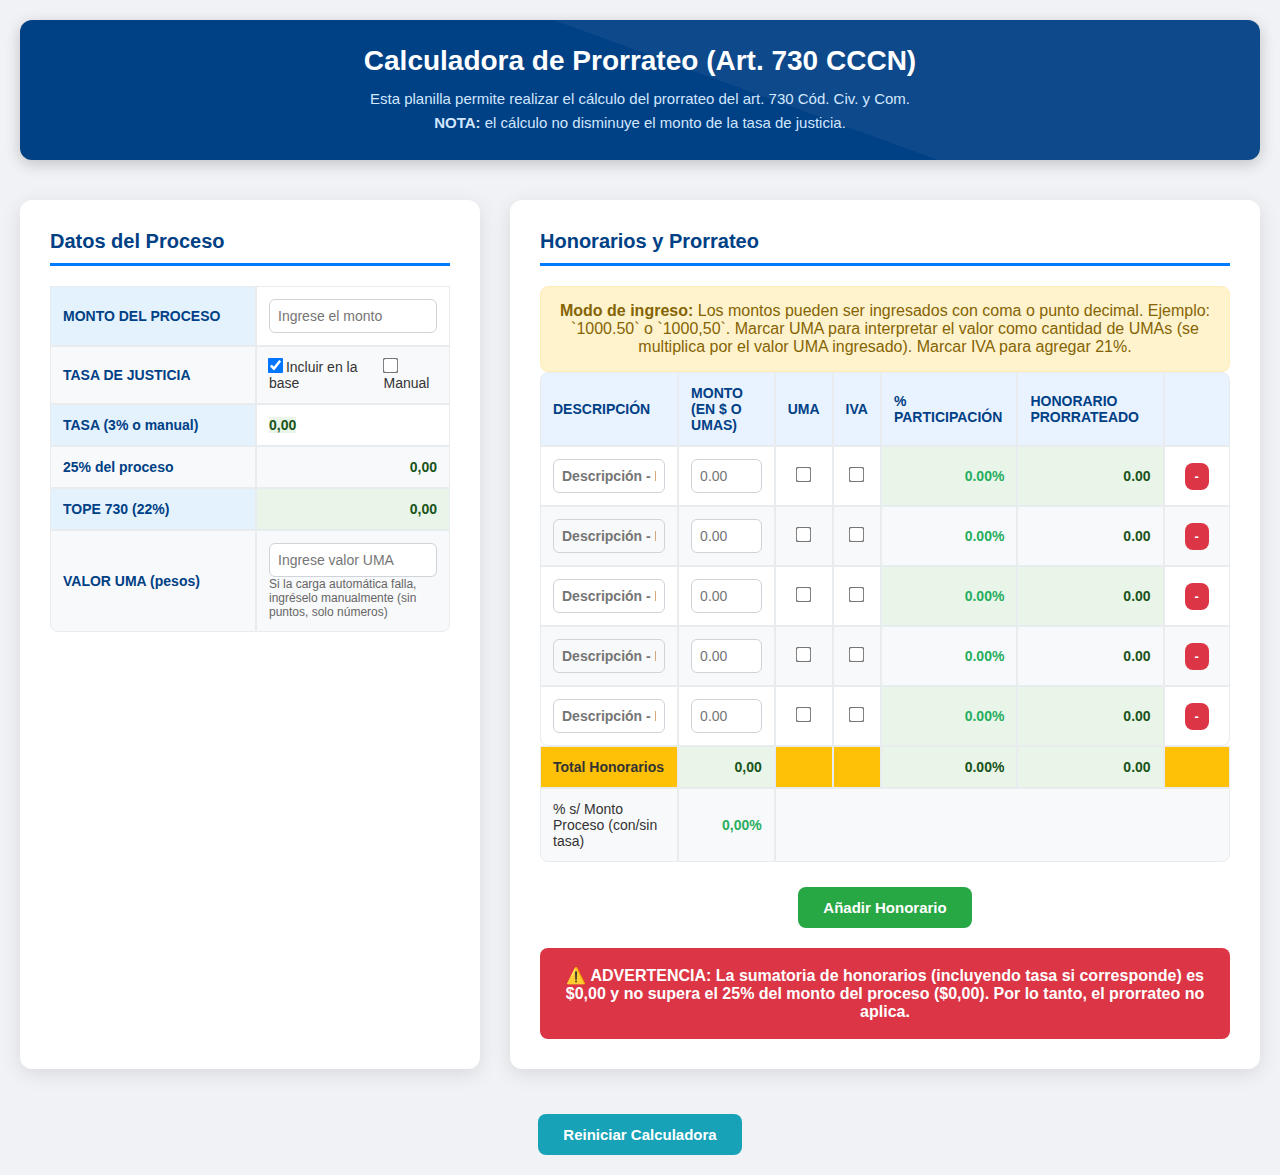
<file: calculadora-prorrateo.html>
<!DOCTYPE html>
<html lang="es">
<head>
    <meta charset="UTF-8">
    <meta name="viewport" content="width=device-width, initial-scale=1.0">
    <title>Calculadora Art. 730 - Prorrateo de Honorarios</title>
    <style>
        /* Estilos CSS (se mantienen igual, con pequeñas adaptaciones) */
        body {
            font-family: 'Segoe UI', Tahoma, Geneva, Verdana, sans-serif;
            max-width: 1300px;
            margin: 0 auto;
            padding: 20px;
            background-color: #f0f2f5;
            color: #333;
        }

        .header {
            background-color: #004085;
            color: white;
            padding: 25px;
            border-radius: 12px;
            margin-bottom: 40px;
            text-align: center;
            box-shadow: 0 4px 15px rgba(0,0,0,0.2);
            position: relative;
            overflow: hidden;
        }
        .header::before {
            content: '';
            position: absolute;
            top: -50px;
            left: -50px;
            width: 200%;
            height: 200%;
            background: rgba(255, 255, 255, 0.05);
            transform: rotate(20deg);
        }
        .header h1 {
            margin: 0 0 10px 0;
            font-size: 28px;
            font-weight: 600;
        }
        .header p {
            margin: 0;
            font-size: 15px;
            color: #d1e7ff;
            line-height: 1.6;
        }

        .container {
            display: flex;
            gap: 30px;
            flex-wrap: wrap;
        }
        .table-container {
            background: white;
            border-radius: 12px;
            box-shadow: 0 5px 20px rgba(0,0,0,0.1);
            padding: 30px;
            margin-bottom: 25px;
            transition: transform 0.3s ease, box-shadow 0.3s ease;
        }
        .table-container:hover {
            transform: translateY(-5px);
            box-shadow: 0 8px 30px rgba(0,0,0,0.15);
        }
        .table-container h3 {
            margin: 0 0 20px 0;
            color: #004085;
            border-bottom: 3px solid #007bff;
            padding-bottom: 10px;
            font-size: 20px;
            font-weight: 600;
        }

        table {
            width: 100%;
            border-collapse: separate;
            border-spacing: 0;
            font-size: 14px;
        }
        th, td {
            border: 1px solid #e9ecef;
            padding: 12px;
            text-align: left;
            transition: background-color 0.3s ease;
        }
        th {
            background-color: #e9f2ff;
            color: #004085;
            font-weight: 600;
            text-transform: uppercase;
        }
        tr:nth-child(even) td {
            background-color: #f8f9fa;
        }
        th:first-child { border-top-left-radius: 8px; }
        th:last-child { border-top-right-radius: 8px; }
        tr:last-child td:first-child { border-bottom-left-radius: 8px; }
        tr:last-child td:last-child { border-bottom-right-radius: 8px; }

        .label-cell {
            background-color: #e3f2fd;
            font-weight: bold;
            width: 180px;
            color: #004085;
        }
        input[type="text"], input[type="number"] {
            width: 100%;
            padding: 8px;
            border: 1px solid #ced4da;
            border-radius: 6px;
            font-size: 14px;
            box-sizing: border-box;
            transition: border-color 0.3s, box-shadow 0.3s;
        }
        input[type="text"]:focus, input[type="number"]:focus {
            border-color: #007bff;
            outline: none;
            box-shadow: 0 0 8px rgba(0, 123, 255, 0.2);
        }
        input[type="checkbox"] {
            transform: scale(1.2);
            margin: 0;
            cursor: pointer;
        }
        .calculated {
            background-color: #e8f5e8;
            font-weight: bold;
            text-align: right;
            color: #1a5319;
        }
        .total-row {
            background-color: #ffc107;
            color: #333;
            font-weight: bold;
        }
        .percentage {
            color: #27ae60;
            font-weight: bold;
        }
        .description-input {
            background-color: transparent;
            border: none;
            padding: 0;
            font-weight: bold;
            color: #004085;
        }
        .description-input:focus {
            box-shadow: none;
        }
        .small-checkbox {
            text-align: center;
            vertical-align: middle;
        }
        .button-container {
            text-align: center;
            margin-top: 25px;
        }
        .action-button {
            padding: 12px 25px;
            border: none;
            border-radius: 8px;
            cursor: pointer;
            font-size: 15px;
            font-weight: bold;
            margin: 0 8px;
            transition: background-color 0.3s ease, transform 0.2s ease, box-shadow 0.3s;
        }
        .add-button {
            background-color: #28a745;
            color: white;
        }
        .add-button:hover {
            background-color: #218838;
            transform: translateY(-2px);
            box-shadow: 0 4px 10px rgba(40, 167, 69, 0.4);
        }
        .remove-button {
            background-color: #dc3545;
            color: white;
            padding: 6px 10px;
            font-size: 13px;
            transition: background-color 0.3s ease, transform 0.2s ease;
        }
        .remove-button:hover {
            background-color: #c82333;
            transform: scale(1.05);
        }
        .reset-button {
            background-color: #17a2b8;
            color: white;
        }
        .reset-button:hover {
            background-color: #138496;
            transform: translateY(-2px);
            box-shadow: 0 4px 10px rgba(23, 162, 184, 0.4);
        }
        #errorMessage {
            display: none;
            background-color: #dc3545;
            color: white;
            padding: 18px;
            border-radius: 8px;
            margin-top: 20px;
            text-align: center;
            font-weight: bold;
            animation: fadeIn 0.5s ease-in-out;
        }
        #instructions {
            background-color: #fff3cd;
            color: #856404;
            border: 1px solid #ffeeba;
            padding: 15px;
            border-radius: 8px;
            margin-top: 20px;
            text-align: center;
            font-weight: 500;
        }
        @keyframes fadeIn {
            from { opacity: 0; }
            to { opacity: 1; }
        }
        .tooltip {
            border-bottom: 1px dotted #004085;
            cursor: help;
        }
        @media print {
            body { background-color: white; padding: 0; }
            .header, .button-container, .reset-button, #errorMessage, #instructions { display: none; }
            .table-container { box-shadow: none; border: 1px solid #ccc; padding: 10px; }
            input[type="text"] { border: none; background: transparent; font-weight: bold; padding: 0; }
            .calculated { background-color: white !important; color: black; }
            .total-row { background-color: #f0f0f0 !important; color: black !important; }
            th, td { border: 1px solid #ccc; padding: 8px; }
        }
    </style>
</head>
<body>
    <div class="header">
        <h1>Calculadora de Prorrateo (Art. 730 CCCN)</h1>
        <p>Esta planilla permite realizar el cálculo del prorrateo del art. 730 Cód. Civ. y Com.</p>
        <p><strong>NOTA:</strong> el cálculo no disminuye el monto de la tasa de justicia.</p>
    </div>

    <div class="container">
        <!-- Panel izquierdo: Datos del Proceso -->
        <div class="table-container" style="flex: 0 0 400px;">
            <h3>Datos del Proceso</h3>
            <table>
                <tr>
                    <td class="label-cell">MONTO DEL PROCESO</td>
                    <td><input type="text" id="montoProcess" placeholder="Ingrese el monto" oninput="calculate()"></td>
                </tr>
                <tr>
                    <td class="label-cell">TASA DE JUSTICIA</td>
                    <td>
                        <div style="display: flex; align-items: center; gap: 10px;">
                            <span><input type="checkbox" id="incluirTasaCheckbox" checked onchange="calculate()"> Incluir en la base</span>
                            <span><input type="checkbox" id="tasaManualCheckbox" onchange="toggleTasaManual()"> Manual</span>
                        </div>
                    </td>
                </tr>
                <tr>
                    <td class="label-cell">TASA (3% o manual)</td>
                    <td>
                        <input type="text" id="tasaManualInput" placeholder="Monto manual" style="display: none; margin-bottom: 5px;" oninput="calculate()">
                        <span class="calculated" id="tasa">0.00</span>
                    </td>
                </tr>
                <tr>
                    <td class="label-cell">25% del proceso</td>
                    <td class="calculated" id="percent25">0.00</td>
                </tr>
                <tr>
                    <td class="label-cell">TOPE 730 (22%)</td>
                    <td class="calculated" id="tope730">0.00</td>
                </tr>
                <tr>
                    <td class="label-cell">VALOR UMA (pesos)</td>
                    <td>
                        <input type="text" id="umaInput" placeholder="Ingrese valor UMA" value="" oninput="calculate()">
                        <div style="font-size: 12px; color: #666;">Si la carga automática falla, ingréselo manualmente (sin puntos, solo números)</div>
                    </td>
                </tr>
            </table>
        </div>

        <!-- Panel derecho: Honorarios y Prorrateo -->
        <div class="table-container" style="flex: 1;">
            <h3>Honorarios y Prorrateo</h3>
            <div id="instructions">
                <strong>Modo de ingreso:</strong> Los montos pueden ser ingresados con coma o punto decimal. Ejemplo: `1000.50` o `1000,50`. 
                Marcar UMA para interpretar el valor como cantidad de UMAs (se multiplica por el valor UMA ingresado). Marcar IVA para agregar 21%.
            </div>
            <table>
                <thead>
                    <tr>
                        <th>DESCRIPCIÓN</th>
                        <th>MONTO (en $ o UMAs)</th>
                        <th>UMA</th>
                        <th>IVA</th>
                        <th>% PARTICIPACIÓN</th>
                        <th>HONORARIO PRORRATEADO</th>
                        <th></th>
                    </tr>
                </thead>
                <tbody id="honorario-body">
                    <!-- Las filas se generan dinámicamente con JS -->
                </tbody>
                <tbody id="honorario-totals">
                    <tr class="total-row">
                        <td>Total Honorarios</td>
                        <td class="calculated" id="totalHonorarios">0.00</td>
                        <td></td>
                        <td></td>
                        <td class="calculated" id="totalPercent">0.00%</td>
                        <td class="calculated" id="totalProrrateo">0.00</td>
                        <td></td>
                    </tr>
                    <tr>
                        <td>% s/ Monto Proceso (con/sin tasa)</td>
                        <td class="calculated percentage" id="percentTotal">0.00%</td>
                        <td colspan="5"></td>
                    </tr>
                </tbody>
            </table>
            
            <div class="button-container">
                <button class="action-button add-button" onclick="addHonorario()">Añadir Honorario</button>
            </div>

            <div id="errorMessage">
                ⚠️ <strong>ADVERTENCIA:</strong> La sumatoria de honorarios (incluyendo tasa si corresponde) es $<span id="errorTotalBase">0.00</span> 
                y no supera el 25% del monto del proceso ($<span id="errorPercent25">0.00</span>). Por lo tanto, el prorrateo no aplica.
            </div>
        </div>
    </div>
    
    <div style="text-align: center; margin-top: 20px;">
        <button class="action-button reset-button" onclick="resetCalculator()">Reiniciar Calculadora</button>
    </div>

    <script>
        // --- Elementos del DOM ---
        const honorarioBody = document.getElementById('honorario-body');

        // --- Funciones auxiliares de números ---
        // Convierte un string a número, aceptando coma o punto decimal, y eliminando puntos de miles.
        // Para el valor UMA, queremos eliminar todos los puntos (separadores de miles) antes de parsear.
        function parseNumber(value, removeThousandsSeparator = false) {
            if (typeof value !== 'string') value = String(value);
            if (removeThousandsSeparator) {
                // Eliminar todos los puntos (separadores de miles)
                value = value.replace(/\./g, '');
            }
            // Reemplazar coma por punto para decimal
            value = value.replace(',', '.');
            const num = parseFloat(value);
            return isNaN(num) ? 0 : num;
        }

        function formatNumber(num) {
            return new Intl.NumberFormat('es-AR', {
                minimumFractionDigits: 2,
                maximumFractionDigits: 2
            }).format(num);
        }

        // --- Obtener valor UMA actual desde el input (ya limpio de puntos) ---
        function getValorUMA() {
            const umaInput = document.getElementById('umaInput');
            // Al obtener el valor, quitamos puntos (por si el usuario escribió con ellos)
            return parseNumber(umaInput.value, true); // true = eliminar puntos de miles
        }

        // --- Función para obtener el monto efectivo de una fila (considera UMA e IVA) ---
        function getMontoEfectivoFila(row) {
            const montoInput = row.querySelector('.honorario-input');
            const umaCheck = row.querySelector('.uma-checkbox');
            const ivaCheck = row.querySelector('.iva-checkbox');
            let monto = parseNumber(montoInput ? montoInput.value : ''); // sin eliminar puntos (puede tener decimales)
            
            // Si UMA está marcado, multiplicar por valor UMA
            if (umaCheck && umaCheck.checked) {
                const umaValor = getValorUMA();
                monto = monto * umaValor;
            }
            
            // Si IVA está marcado, agregar 21%
            if (ivaCheck && ivaCheck.checked) {
                monto = monto * 1.21;
            }
            
            return monto;
        }

        // --- Toggle de campo manual para tasa ---
        function toggleTasaManual() {
            const manualCheck = document.getElementById('tasaManualCheckbox');
            const manualInput = document.getElementById('tasaManualInput');
            if (manualCheck.checked) {
                manualInput.style.display = 'block';
            } else {
                manualInput.style.display = 'none';
            }
            calculate();
        }

        // --- Añadir nueva fila de honorario ---
        function addHonorario() {
            const rowCount = honorarioBody.rows.length + 1;
            const newRow = document.createElement('tr');
            newRow.innerHTML = `
                <td><input type="text" class="description-input" placeholder="Descripción - Honorario ${rowCount}"></td>
                <td><input type="text" class="honorario-input" placeholder="0.00" oninput="calculate()"></td>
                <td class="small-checkbox"><input type="checkbox" class="uma-checkbox" onchange="calculate()"></td>
                <td class="small-checkbox"><input type="checkbox" class="iva-checkbox" onchange="calculate()"></td>
                <td class="calculated percentage">0.00%</td>
                <td class="calculated">0.00</td>
                <td><button class="action-button remove-button" onclick="removeHonorario(this)">-</button></td>
            `;
            honorarioBody.appendChild(newRow);
            updateHonorarioPlaceholders();
            calculate();
        }

        // --- Eliminar fila de honorario ---
        function removeHonorario(button) {
            const row = button.closest('tr');
            if (honorarioBody.rows.length > 1) {
                row.remove();
                updateHonorarioPlaceholders();
                calculate();
            }
        }

        // --- Actualizar placeholders de descripción ---
        function updateHonorarioPlaceholders() {
            const descriptionInputs = document.querySelectorAll('.description-input');
            descriptionInputs.forEach((input, index) => {
                input.placeholder = `Descripción - Honorario ${index + 1}`;
            });
        }

        // --- Reiniciar calculadora ---
        function resetCalculator() {
            document.getElementById('montoProcess').value = '';
            document.getElementById('incluirTasaCheckbox').checked = true;
            document.getElementById('tasaManualCheckbox').checked = false;
            document.getElementById('tasaManualInput').value = '';
            document.getElementById('tasaManualInput').style.display = 'none';
            // No reiniciamos el campo UMA para mantener el valor cargado o manual
            
            // Limpiar todas las filas y crear 5 por defecto
            while (honorarioBody.firstChild) {
                honorarioBody.removeChild(honorarioBody.firstChild);
            }
            for (let i = 0; i < 5; i++) {
                addHonorario(); // crea filas con checkboxes
            }
            calculate();
        }

        // --- Cargar UMA desde Google Sheets (celda B1) ---
        async function cargarUMA() {
            const umaInput = document.getElementById('umaInput');
            try {
                const response = await fetch('https://docs.google.com/spreadsheets/d/e/2PACX-1vQ8tumvxptTGBCfScMwWxK7r6ATnGfMw061GKGdzfIVyThcSGzUqjI-vcpME1AtykPmjqTq0xdjgc7D/pub?output=csv');
                const csvText = await response.text();
                // Dividir en líneas y tomar la primera línea de datos (asumimos que la primera fila es encabezado)
                const lines = csvText.split('\n');
                if (lines.length >= 2) {
                    // La segunda línea (índice 1) debería contener los valores de la fila 2 del sheet
                    const secondLine = lines[1]; // Fila 2: "UMA,89.875" o similar
                    const columns = secondLine.split(',');
                    if (columns.length >= 2) {
                        // La segunda columna (B1) debería ser el valor de UMA
                        let rawValue = columns[1].trim().replace(/"/g, ''); // quitar comillas si existen
                        // Eliminar puntos (separador de miles) para obtener el número entero
                        rawValue = rawValue.replace(/\./g, '');
                        const umaValor = parseFloat(rawValue);
                        if (!isNaN(umaValor) && umaValor > 0) {
                            umaInput.value = umaValor; // asignar como número sin formato
                        } else {
                            // No se encontró un número válido, dejar el input vacío
                            umaInput.value = '';
                        }
                    } else {
                        umaInput.value = '';
                    }
                } else {
                    umaInput.value = '';
                }
            } catch (e) {
                console.warn("Error al cargar UMA:", e);
                umaInput.value = ''; // dejar vacío para ingreso manual
            }
            calculate(); // recalcular con el nuevo valor
        }

        // --- Cálculo principal ---
        function calculate() {
            // 1. Monto del proceso
            const montoProcess = parseNumber(document.getElementById('montoProcess').value);
            
            // 2. Tasa de justicia
            let tasa = 0;
            const tasaManualCheck = document.getElementById('tasaManualCheckbox').checked;
            const tasaManualInput = document.getElementById('tasaManualInput');
            if (tasaManualCheck) {
                tasa = parseNumber(tasaManualInput.value);
            } else {
                tasa = montoProcess * 0.03;
            }
            document.getElementById('tasa').textContent = formatNumber(tasa);
            
            // 3. 25% y tope
            const percent25 = montoProcess * 0.25;
            const tope730 = montoProcess * 0.22;
            document.getElementById('percent25').textContent = formatNumber(percent25);
            document.getElementById('tope730').textContent = formatNumber(tope730);
            
            // 4. Obtener todas las filas de honorarios
            const filas = honorarioBody.querySelectorAll('tr');
            const montosEfectivos = [];
            let totalHonorariosEfectivos = 0;
            
            filas.forEach(row => {
                const montoEf = getMontoEfectivoFila(row);
                montosEfectivos.push(montoEf);
                totalHonorariosEfectivos += montoEf;
            });
            
            // 5. Incluir tasa en la base de comparación si el checkbox está marcado
            const incluirTasa = document.getElementById('incluirTasaCheckbox').checked;
            let baseComparacion = totalHonorariosEfectivos;
            if (incluirTasa) {
                baseComparacion += tasa;
            }
            
            document.getElementById('totalHonorarios').textContent = formatNumber(totalHonorariosEfectivos);
            
            // Porcentaje sobre monto del proceso (con tasa si corresponde)
            let percentOfProcess = 0;
            if (montoProcess > 0) {
                percentOfProcess = (baseComparacion * 100) / montoProcess;
            }
            document.getElementById('percentTotal').textContent = formatNumber(percentOfProcess) + '%';
            
            // 6. Lógica de prorrateo
            const errorMessage = document.getElementById('errorMessage');
            const errorTotalBaseSpan = document.getElementById('errorTotalBase');
            const errorPercent25Span = document.getElementById('errorPercent25');
            
            function clearProrrateoResults() {
                document.getElementById('totalPercent').textContent = '0.00%';
                document.getElementById('totalProrrateo').textContent = '0.00';
                
                filas.forEach(row => {
                    const percentageCell = row.querySelector('td:nth-child(5)');
                    const prorrateoCell = row.querySelector('td:nth-child(6)');
                    if (percentageCell) percentageCell.textContent = '0.00%';
                    if (prorrateoCell) prorrateoCell.textContent = '0.00';
                });
            }
            
            // Si la base de comparación es <= 25%, no aplica prorrateo
            if (baseComparacion <= percent25) {
                errorMessage.style.display = 'block';
                errorTotalBaseSpan.textContent = formatNumber(baseComparacion);
                errorPercent25Span.textContent = formatNumber(percent25);
                clearProrrateoResults();
                return;
            }
            
            // Aplica prorrateo
            errorMessage.style.display = 'none';
            
            let totalPercent = 0;
            let totalProrrateo = 0;
            
            filas.forEach((row, index) => {
                const monto = montosEfectivos[index];
                let percentage = 0;
                let prorrateo = 0;
                
                const percentageCell = row.querySelector('td:nth-child(5)');
                const prorrateoCell = row.querySelector('td:nth-child(6)');
                
                if (totalHonorariosEfectivos > 0) {
                    percentage = (monto * 100) / totalHonorariosEfectivos;
                    prorrateo = (monto / totalHonorariosEfectivos) * tope730;
                }
                
                totalPercent += percentage;
                totalProrrateo += prorrateo;
                
                if (percentageCell) percentageCell.textContent = formatNumber(percentage) + '%';
                if (prorrateoCell) prorrateoCell.textContent = formatNumber(prorrateo);
            });
            
            document.getElementById('totalPercent').textContent = formatNumber(totalPercent) + '%';
            document.getElementById('totalProrrateo').textContent = formatNumber(totalProrrateo);
        }

        // --- Inicialización ---
        document.addEventListener('DOMContentLoaded', function() {
            cargarUMA(); // Intenta cargar UMA y lo deja en el input
            // Crear 5 filas iniciales
            resetCalculator(); // esto llama a addHonorario 5 veces y calculate()
        });
    </script>
</body>
</html>
</file>
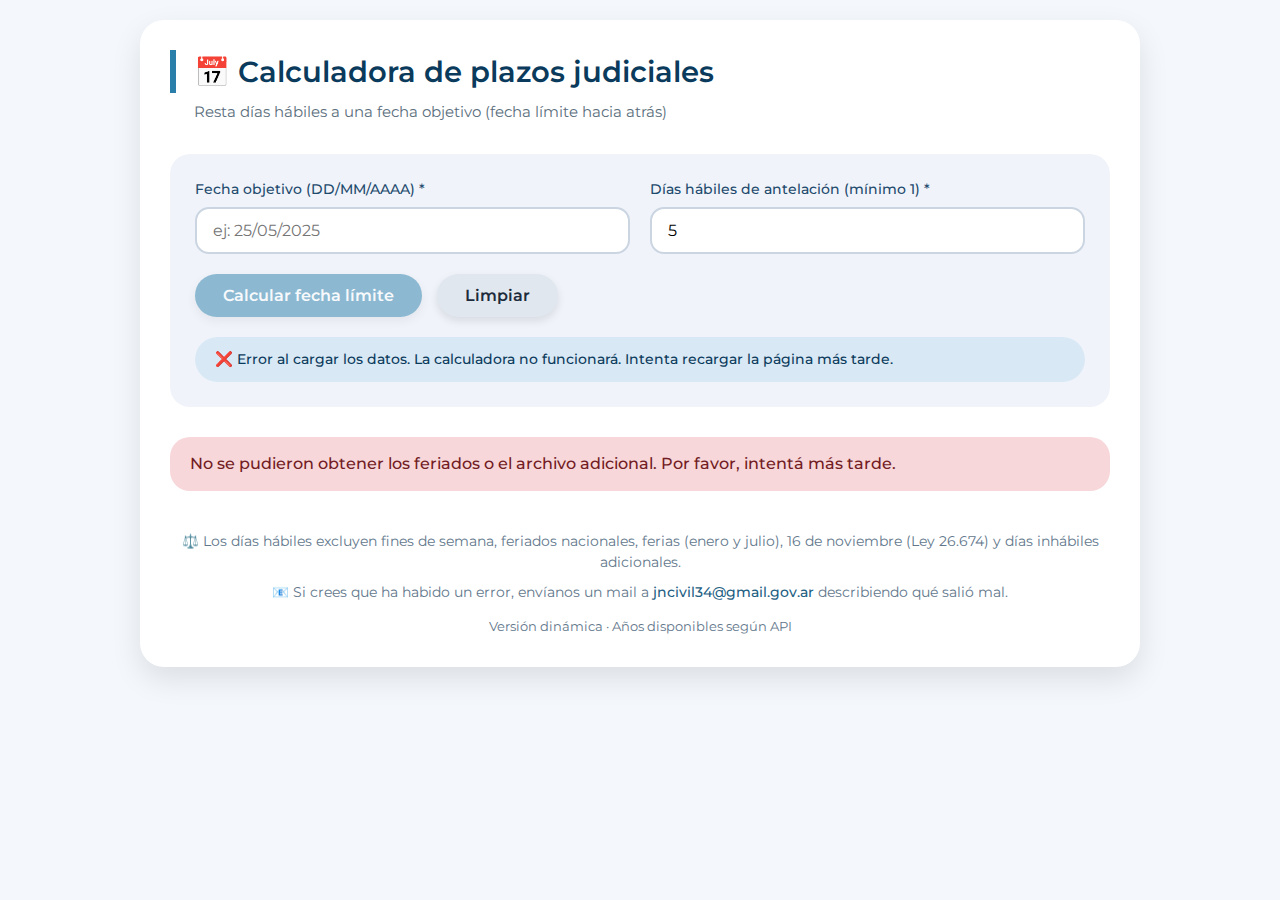
<file: calculadora-regresiva.html>
<!DOCTYPE html>
<html lang="es">
<head>
    <meta charset="UTF-8">
    <meta name="viewport" content="width=device-width, initial-scale=1.0">
    <title>Calculadora de Plazos Judiciales (días hábiles hacia atrás)</title>
    <!-- Evitar caché del navegador -->
    <meta http-equiv="Cache-Control" content="no-cache, no-store, must-revalidate">
    <meta http-equiv="Pragma" content="no-cache">
    <meta http-equiv="Expires" content="0">
    <!-- Fuente Montserrat -->
    <link rel="preconnect" href="https://fonts.googleapis.com">
    <link rel="preconnect" href="https://fonts.gstatic.com" crossorigin>
    <link href="https://fonts.googleapis.com/css2?family=Montserrat:wght@400;500;600&display=swap" rel="stylesheet">
    <style>
        * {
            box-sizing: border-box;
            margin: 0;
            padding: 0;
        }
        body {
            font-family: 'Montserrat', sans-serif;
            background-color: #f4f7fb;
            color: #1e2b3c;
            line-height: 1.5;
            padding: 20px;
            min-height: 100vh;
            display: flex;
            flex-direction: column;
            align-items: center;
        }
        .container {
            max-width: 1000px;
            width: 100%;
            background: white;
            border-radius: 24px;
            box-shadow: 0 12px 30px rgba(0,0,0,0.1);
            padding: 30px;
        }
        h1 {
            font-size: 1.8rem;
            font-weight: 600;
            color: #0b3b5c;
            margin-bottom: 8px;
            border-left: 6px solid #2a7faa;
            padding-left: 18px;
        }
        .subtitulo {
            font-size: 0.95rem;
            color: #5a6e7c;
            margin-bottom: 30px;
            padding-left: 24px;
        }
        .panel {
            background: #f0f4fa;
            border-radius: 20px;
            padding: 25px;
            margin-bottom: 30px;
        }
        .input-group {
            display: flex;
            flex-wrap: wrap;
            gap: 20px;
            align-items: flex-end;
            margin-bottom: 20px;
        }
        .campo {
            flex: 1 1 250px;
        }
        .campo label {
            display: block;
            font-weight: 500;
            font-size: 0.9rem;
            margin-bottom: 6px;
            color: #1e4a6d;
        }
        .campo input {
            width: 100%;
            padding: 12px 16px;
            font-size: 1rem;
            border: 2px solid #cbd5e1;
            border-radius: 14px;
            font-family: 'Montserrat', sans-serif;
            transition: 0.2s;
        }
        .campo input:focus {
            outline: none;
            border-color: #2a7faa;
            box-shadow: 0 0 0 3px rgba(42,127,170,0.2);
        }
        .campo input.error {
            border-color: #c44545;
            background-color: #fff2f2;
        }
        .botones {
            display: flex;
            gap: 15px;
            flex-wrap: wrap;
            margin-top: 15px;
        }
        .btn {
            padding: 12px 28px;
            border: none;
            border-radius: 40px;
            font-weight: 600;
            font-size: 1rem;
            cursor: pointer;
            transition: 0.2s;
            font-family: 'Montserrat', sans-serif;
            background-color: #2a7faa;
            color: white;
            box-shadow: 0 4px 8px rgba(0,0,0,0.1);
        }
        .btn:hover {
            background-color: #1e5f83;
            transform: translateY(-2px);
            box-shadow: 0 8px 16px rgba(0,0,0,0.15);
        }
        .btn.reset {
            background-color: #e0e7ef;
            color: #1e2b3c;
        }
        .btn.reset:hover {
            background-color: #cbd5e1;
        }
        .btn:disabled {
            opacity: 0.5;
            pointer-events: none;
        }
        .info-anios {
            background: #d9e8f5;
            border-radius: 30px;
            padding: 12px 20px;
            margin-top: 20px;
            font-size: 0.9rem;
            color: #0b3b5c;
            font-weight: 500;
        }
        .resultado-principal {
            background: linear-gradient(145deg, #ffffff, #f9fcff);
            border-radius: 24px;
            padding: 25px;
            margin: 30px 0;
            border: 1px solid #dde7f0;
        }
        .fecha-limite {
            font-size: 2rem;
            font-weight: 600;
            color: #0b3b5c;
            text-align: center;
            padding: 15px;
            background: #e2f0fa;
            border-radius: 60px;
            letter-spacing: 1px;
        }
        .error-mensaje {
            background: #f8d7da;
            color: #721c24;
            padding: 15px 20px;
            border-radius: 20px;
            font-weight: 500;
            margin: 20px 0;
        }
        .trazabilidad {
            display: grid;
            grid-template-columns: 1fr 1fr;
            gap: 25px;
            margin-top: 30px;
        }
        .card {
            background: #ffffff;
            border-radius: 20px;
            padding: 20px;
            box-shadow: 0 5px 15px rgba(0,0,0,0.05);
            border: 1px solid #e2eaf2;
        }
        .card h3 {
            font-weight: 600;
            font-size: 1.2rem;
            margin-bottom: 18px;
            color: #154e75;
            border-bottom: 2px solid #cbd5e1;
            padding-bottom: 8px;
        }
        .lista {
            max-height: 300px;
            overflow-y: auto;
            font-size: 0.9rem;
            background: #fafdff;
            border-radius: 16px;
            padding: 10px;
        }
        .item {
            padding: 8px 12px;
            border-bottom: 1px solid #e6edf4;
            display: flex;
            gap: 10px;
        }
        .item:last-child {
            border-bottom: none;
        }
        .fecha {
            font-weight: 600;
            min-width: 100px;
            color: #0b3b5c;
        }
        .motivo {
            color: #3f5466;
            font-style: italic;
        }
        .contado {
            color: #1e7a44;
            font-weight: 500;
        }
        .no-contado {
            color: #b13e3e;
        }
        .footer {
            margin-top: 40px;
            text-align: center;
            font-size: 0.85rem;
            color: #62778b;
        }
        .footer a {
            color: #1e5f83;
            text-decoration: none;
            font-weight: 500;
        }
        .badge {
            background: #2a7faa;
            color: white;
            padding: 3px 10px;
            border-radius: 30px;
            font-size: 0.75rem;
            font-weight: 600;
            display: inline-block;
            margin-left: 8px;
        }
        @media (max-width: 700px) {
            .trazabilidad {
                grid-template-columns: 1fr;
            }
            .container {
                padding: 20px;
            }
        }
    </style>
</head>
<body>
<div class="container">
    <h1>📅 Calculadora de plazos judiciales</h1>
    <div class="subtitulo">Resta días hábiles a una fecha objetivo (fecha límite hacia atrás)</div>

    <div class="panel">
        <div class="input-group">
            <div class="campo">
                <label>Fecha objetivo (DD/MM/AAAA) *</label>
                <input type="text" id="fechaObjetivo" placeholder="ej: 25/05/2025" value="">
            </div>
            <div class="campo">
                <label>Días hábiles de antelación (mínimo 1) *</label>
                <input type="number" id="diasAntelacion" min="1" value="5" step="1">
            </div>
        </div>
        <div class="botones">
            <button class="btn" id="calcularBtn">Calcular fecha límite</button>
            <button class="btn reset" id="resetBtn">Limpiar</button>
        </div>
        <div id="infoAnios" class="info-anios">⏳ Cargando feriados y días inhábiles...</div>
    </div>

    <div id="errorGlobal" class="error-mensaje" style="display: none;"></div>

    <div class="resultado-principal" id="resultadoPanel" style="display: none;">
        <div style="text-align: center; margin-bottom: 10px; font-weight: 500; color: #1e5f83;">🗓️ Fecha límite (debe comenzar)</div>
        <div class="fecha-limite" id="fechaLimite">-</div>
    </div>

    <div class="trazabilidad" id="trazabilidadPanel" style="display: none;">
        <div class="card">
            <h3>📋 Días evaluados (desde el anterior a la objetivo)</h3>
            <div class="lista" id="listaDiasEvaluados"></div>
        </div>
        <div class="card">
            <h3>🚫 Días NO contados (inhábiles)</h3>
            <div class="lista" id="listaNoContados"></div>
        </div>
    </div>

    <div class="footer">
        <p>⚖️ Los días hábiles excluyen fines de semana, feriados nacionales, ferias (enero y julio), 16 de noviembre (Ley 26.674) y días inhábiles adicionales.</p>
        <p style="margin-top: 10px;">📧 Si crees que ha habido un error, envíanos un mail a <a href="mailto:jncivil34@gmail.gov.ar">jncivil34@gmail.gov.ar</a> describiendo qué salió mal.</p>
        <p style="margin-top: 15px; font-size:0.8rem;">Versión dinámica · Años disponibles según API</p>
    </div>
</div>

<script>
    (function() {
        // ---------- Configuración ----------
        const API_FERIADOS = 'https://api.argentinadatos.com/v1/feriados';
        const JSON_ADICIONAL = 'https://jnc-34.github.io/jnc34/dias-inhabiles.json';

        // Variables globales
        let feriadosMap = new Map();           // fecha -> motivo (de API)
        let adicionalMap = new Map();           // fecha -> motivo (de JSON)
        let anosDisponibles = new Set();        // años con cobertura total
        let datosCargados = false;
        let errorCarga = false;

        // Elementos DOM
        const fechaInput = document.getElementById('fechaObjetivo');
        const diasInput = document.getElementById('diasAntelacion');
        const calcularBtn = document.getElementById('calcularBtn');
        const resetBtn = document.getElementById('resetBtn');
        const infoAniosDiv = document.getElementById('infoAnios');
        const errorGlobalDiv = document.getElementById('errorGlobal');
        const resultadoPanel = document.getElementById('resultadoPanel');
        const fechaLimiteSpan = document.getElementById('fechaLimite');
        const trazabilidadPanel = document.getElementById('trazabilidadPanel');
        const listaEvaluados = document.getElementById('listaDiasEvaluados');
        const listaNoContados = document.getElementById('listaNoContados');

        // ---------- Utilidades de fecha ----------
        function parseFechaDDMMAAAA(str) {
            if (!str) return null;
            const partes = str.split('/');
            if (partes.length !== 3) return null;
            const dia = parseInt(partes[0], 10);
            const mes = parseInt(partes[1], 10) - 1; // JS meses 0-11
            const año = parseInt(partes[2], 10);
            if (isNaN(dia) || isNaN(mes) || isNaN(año)) return null;
            // Validar rango básico
            if (año < 2021 || año > 2030) return null; // limitamos para evitar años muy lejanos
            const fecha = new Date(año, mes, dia);
            // Verificar que la fecha sea válida (ej. 31/02 no)
            if (fecha.getDate() !== dia || fecha.getMonth() !== mes || fecha.getFullYear() !== año) return null;
            return fecha;
        }

        function formatearFechaDDMMAAAA(fecha) {
            if (!fecha) return '';
            const dia = fecha.getDate().toString().padStart(2, '0');
            const mes = (fecha.getMonth() + 1).toString().padStart(2, '0');
            const año = fecha.getFullYear();
            return `${dia}/${mes}/${año}`;
        }

        function formatearFechaYMD(fecha) {
            return `${fecha.getFullYear()}-${String(fecha.getMonth()+1).padStart(2,'0')}-${String(fecha.getDate()).padStart(2,'0')}`;
        }

        // ---------- Cálculo de ferias y días especiales ----------
        function getTercerLunesJulio(año) {
            // Primer día de julio
            const primerJulio = new Date(año, 6, 1); // mes 6 = julio
            let diaSemana = primerJulio.getDay(); // 0 domingo, 1 lunes...
            let diasParaPrimerLunes;
            if (diaSemana === 1) diasParaPrimerLunes = 0;
            else if (diaSemana === 0) diasParaPrimerLunes = 1; // domingo -> lunes 2
            else diasParaPrimerLunes = (8 - diaSemana) % 7; // si es martes (2), faltan 6 para lunes? mejor cuenta:
            // si diaSemana = 2 (martes), el próximo lunes es en 6 días? No: martes a lunes son 6 días después? En realidad, si hoy es martes, el próximo lunes es en 6 días (miércoles 1, jueves 2, viernes 3, sábado 4, domingo 5, lunes 6). Entonces:
            // (8 - diaSemana) % 7: para martes (2) -> 6, correcto. Para lunes (1) -> 7%7=0. Para domingo (0) -> 8%7=1.
            const primerLunes = new Date(primerJulio);
            primerLunes.setDate(primerJulio.getDate() + diasParaPrimerLunes);
            // tercer lunes = primer lunes + 14 días
            const tercerLunes = new Date(primerLunes);
            tercerLunes.setDate(primerLunes.getDate() + 14);
            return tercerLunes;
        }

        function esFeriaEnero(fecha) {
            return fecha.getMonth() === 0; // enero
        }

        function esFeriaJulio(fecha) {
            const año = fecha.getFullYear();
            const tercerLunes = getTercerLunesJulio(año);
            const inicioFeria = new Date(tercerLunes);
            const finFeria = new Date(tercerLunes);
            finFeria.setDate(tercerLunes.getDate() + 11); // 12 días inclusive (tercerLunes + 11)
            return fecha >= inicioFeria && fecha <= finFeria;
        }

        function es16Noviembre(fecha) {
            return fecha.getMonth() === 10 && fecha.getDate() === 16;
        }

        // ---------- Verificar inhábiles con motivo (jerarquía) ----------
        function getMotivoInhabil(fecha) {
            const ymd = formatearFechaYMD(fecha);
            // 1. JSON adicional (prioridad máxima)
            if (adicionalMap.has(ymd)) {
                return adicionalMap.get(ymd);
            }
            // 2. Feriados de API
            if (feriadosMap.has(ymd)) {
                return feriadosMap.get(ymd);
            }
            // 3. 16 de noviembre
            if (es16Noviembre(fecha)) {
                return "16 de noviembre (Ley 26.674)";
            }
            // 4. Feria de enero
            if (esFeriaEnero(fecha)) {
                return "Feria judicial de enero";
            }
            // 5. Feria de julio
            if (esFeriaJulio(fecha)) {
                return "Feria judicial de julio";
            }
            // 6. Fin de semana
            const diaSem = fecha.getDay();
            if (diaSem === 0 || diaSem === 6) {
                return "Fin de semana";
            }
            return null; // hábil
        }

        // ---------- Carga de datos ----------
        async function cargarDatos() {
            infoAniosDiv.textContent = '⏳ Cargando feriados y días inhábiles...';
            errorGlobalDiv.style.display = 'none';
            errorCarga = false;

            try {
                // Fetch a API de feriados (sin caché)
                const respFeriados = await fetch(API_FERIADOS, { cache: 'no-cache' });
                if (!respFeriados.ok) throw new Error(`Error API feriados: ${respFeriados.status}`);
                const feriadosData = await respFeriados.json();

                // Fetch a JSON adicional
                const respAdicional = await fetch(JSON_ADICIONAL, { cache: 'no-cache' });
                if (!respAdicional.ok) throw new Error(`Error JSON adicional: ${respAdicional.status}`);
                const adicionalData = await respAdicional.json();

                // Procesar feriados
                feriadosMap.clear();
                feriadosData.forEach(item => {
                    // Formato esperado: {fecha: "YYYY-MM-DD", nombre: "..."}
                    if (item.fecha && item.nombre) {
                        feriadosMap.set(item.fecha, item.nombre);
                    }
                });

                // Procesar adicionales
                adicionalMap.clear();
                if (adicionalData.dias_inhabiles_adicionales && Array.isArray(adicionalData.dias_inhabiles_adicionales)) {
                    adicionalData.dias_inhabiles_adicionales.forEach(item => {
                        if (item.fecha && item.motivo) {
                            adicionalMap.set(item.fecha, item.motivo);
                        }
                    });
                }

                // Determinar años disponibles (desde 2021 hasta año actual+1, que tengan al menos un feriado en la API)
                const anosDesdeAPI = new Set();
                feriadosMap.forEach((_, fechaStr) => {
                    const año = parseInt(fechaStr.split('-')[0], 10);
                    if (!isNaN(año)) anosDesdeAPI.add(año);
                });

                const añoActual = new Date().getFullYear();
                const añoMaximo = añoActual + 1; // 2027 si hoy es 2026
                anosDisponibles.clear();
                for (let año = 2021; año <= añoMaximo; año++) {
                    if (anosDesdeAPI.has(año)) {
                        anosDisponibles.add(año);
                    }
                }

                if (anosDisponibles.size === 0) {
                    throw new Error('No se encontraron años con feriados en la API.');
                }

                datosCargados = true;
                const listaAnios = Array.from(anosDisponibles).sort().join(', ');
                infoAniosDiv.innerHTML = `✅ Años disponibles: <strong>${listaAnios}</strong> (según API y JSON)`;
                console.log('Datos cargados. Feriados:', feriadosMap.size, 'Adicionales:', adicionalMap.size, 'Años:', listaAnios);
            } catch (error) {
                console.error('Error en carga de datos:', error);
                errorCarga = true;
                datosCargados = false;
                infoAniosDiv.innerHTML = '❌ Error al cargar los datos. La calculadora no funcionará. Intenta recargar la página más tarde.';
                errorGlobalDiv.style.display = 'block';
                errorGlobalDiv.textContent = 'No se pudieron obtener los feriados o el archivo adicional. Por favor, intentá más tarde.';
                calcularBtn.disabled = true;
            }
        }

        // ---------- Validación de fecha hábil ----------
        function fechaEsHabil(fecha) {
            return getMotivoInhabil(fecha) === null;
        }

        // ---------- Cálculo principal ----------
        function calcular() {
            if (!datosCargados || errorCarga) {
                alert('Los datos aún no están listos o hay un error. Intenta recargar.');
                return;
            }

            // Obtener y validar fecha objetivo
            const fechaStr = fechaInput.value.trim();
            if (!fechaStr) {
                alert('Ingresá una fecha objetivo.');
                return;
            }
            const fechaObj = parseFechaDDMMAAAA(fechaStr);
            if (!fechaObj) {
                alert('Formato de fecha inválido. Usá DD/MM/AAAA (ej: 25/05/2025).');
                return;
            }

            const añoFecha = fechaObj.getFullYear();
            if (!anosDisponibles.has(añoFecha)) {
                alert(`El año ${añoFecha} no está disponible en la base de feriados. Años disponibles: ${Array.from(anosDisponibles).sort().join(', ')}`);
                return;
            }

            // Validar que la fecha objetivo sea hábil
            if (!fechaEsHabil(fechaObj)) {
                const motivo = getMotivoInhabil(fechaObj);
                alert(`La fecha objetivo es inhábil (${motivo}). Por favor elegí una fecha hábil.`);
                return;
            }

            // Validar días
            const dias = parseInt(diasInput.value, 10);
            if (isNaN(dias) || dias < 1) {
                alert('Los días deben ser un número entero mayor o igual a 1.');
                return;
            }

            // Comenzar conteo desde el día anterior a la fecha objetivo
            let fechaActual = new Date(fechaObj);
            fechaActual.setDate(fechaActual.getDate() - 1); // día anterior

            let diasRestantes = dias;
            const evaluados = [];      // { fecha, contado, motivo }
            const noContados = [];     // { fecha, motivo }

            // Iterar hacia atrás hasta que hayamos restado todos los días hábiles
            while (diasRestantes > 0) {
                const motivo = getMotivoInhabil(fechaActual);
                const esHabil = motivo === null;

                evaluados.push({
                    fecha: new Date(fechaActual),
                    contado: esHabil,
                    motivo: esHabil ? null : motivo
                });

                if (!esHabil) {
                    noContados.push({
                        fecha: new Date(fechaActual),
                        motivo: motivo
                    });
                } else {
                    diasRestantes--;
                }

                if (diasRestantes > 0) {
                    // retroceder un día
                    fechaActual.setDate(fechaActual.getDate() - 1);
                }
            }

            // fechaActual es la fecha límite (donde se completó la resta)
            const fechaLimite = new Date(fechaActual);

            // Mostrar resultados
            fechaLimiteSpan.textContent = formatearFechaDDMMAAAA(fechaLimite);
            resultadoPanel.style.display = 'block';
            trazabilidadPanel.style.display = 'grid';

            // Llenar listas (orden descendente: de más reciente a más antigua)
            evaluados.reverse(); // ahora el primer elemento es el más antiguo? No, queremos que el más reciente (cercano a objetivo) sea primero. Nuestro array se construyó desde el día anterior hacia atrás, luego el primer elemento es el más cercano a la objetivo. Al hacer push, el índice 0 es el primer día (anterior a objetivo), luego el siguiente más antiguo. Así que el orden es descendente (de reciente a antiguo). No necesitamos reverse. Pero verifiquemos: empezamos con fecha anterior a objetivo, luego retrocedemos. Entonces el primer elemento es el día anterior, luego el anterior, etc. Por lo tanto el orden es de más reciente (justo antes del objetivo) a más antiguo. Eso es correcto. Lo dejamos así.
            listaEvaluados.innerHTML = '';
            evaluados.forEach(item => {
                const div = document.createElement('div');
                div.className = 'item';
                const fechaStr = formatearFechaDDMMAAAA(item.fecha);
                div.innerHTML = `<span class="fecha">${fechaStr}</span> <span class="${item.contado ? 'contado' : 'no-contado'}">${item.contado ? '✅ CONTADO' : '❌ NO CONTADO'}</span> ${item.motivo ? '<span class="motivo">(' + item.motivo + ')</span>' : ''}`;
                listaEvaluados.appendChild(div);
            });

            listaNoContados.innerHTML = '';
            noContados.reverse().forEach(item => { // también descendente (más reciente primero)
                const div = document.createElement('div');
                div.className = 'item';
                const fechaStr = formatearFechaDDMMAAAA(item.fecha);
                div.innerHTML = `<span class="fecha">${fechaStr}</span> <span class="no-contado">❌</span> <span class="motivo">${item.motivo}</span>`;
                listaNoContados.appendChild(div);
            });

            console.log('Cálculo exitoso. Días restados:', dias, 'Fecha límite:', formatearFechaDDMMAAAA(fechaLimite));
        }

        // ---------- Reset ----------
        function resetear() {
            fechaInput.value = '';
            diasInput.value = '5';
            resultadoPanel.style.display = 'none';
            trazabilidadPanel.style.display = 'none';
            errorGlobalDiv.style.display = 'none';
            listaEvaluados.innerHTML = '';
            listaNoContados.innerHTML = '';
        }

        // ---------- Inicialización y eventos ----------
        window.addEventListener('load', async () => {
            await cargarDatos();
            calcularBtn.addEventListener('click', calcular);
            resetBtn.addEventListener('click', resetear);

            // Validar formato de fecha mientras escribe (opcional, solo para feedback)
            fechaInput.addEventListener('blur', function() {
                const val = this.value.trim();
                if (val === '') return;
                const fecha = parseFechaDDMMAAAA(val);
                if (!fecha) {
                    this.classList.add('error');
                } else {
                    this.classList.remove('error');
                    // opcional: verificar si el año está disponible
                    if (!anosDisponibles.has(fecha.getFullYear())) {
                        // mostramos advertencia pero no bloqueamos aún
                        this.classList.add('error');
                    } else {
                        this.classList.remove('error');
                    }
                }
            });

            // Bloquear entrada de letras en días
            diasInput.addEventListener('keypress', (e) => {
                if (isNaN(parseInt(e.key, 10)) && e.key !== 'Backspace' && e.key !== 'Delete' && e.key !== 'ArrowLeft' && e.key !== 'ArrowRight') {
                    e.preventDefault();
                }
            });
        });
    })();
</script>
</body>
</html>
</file>
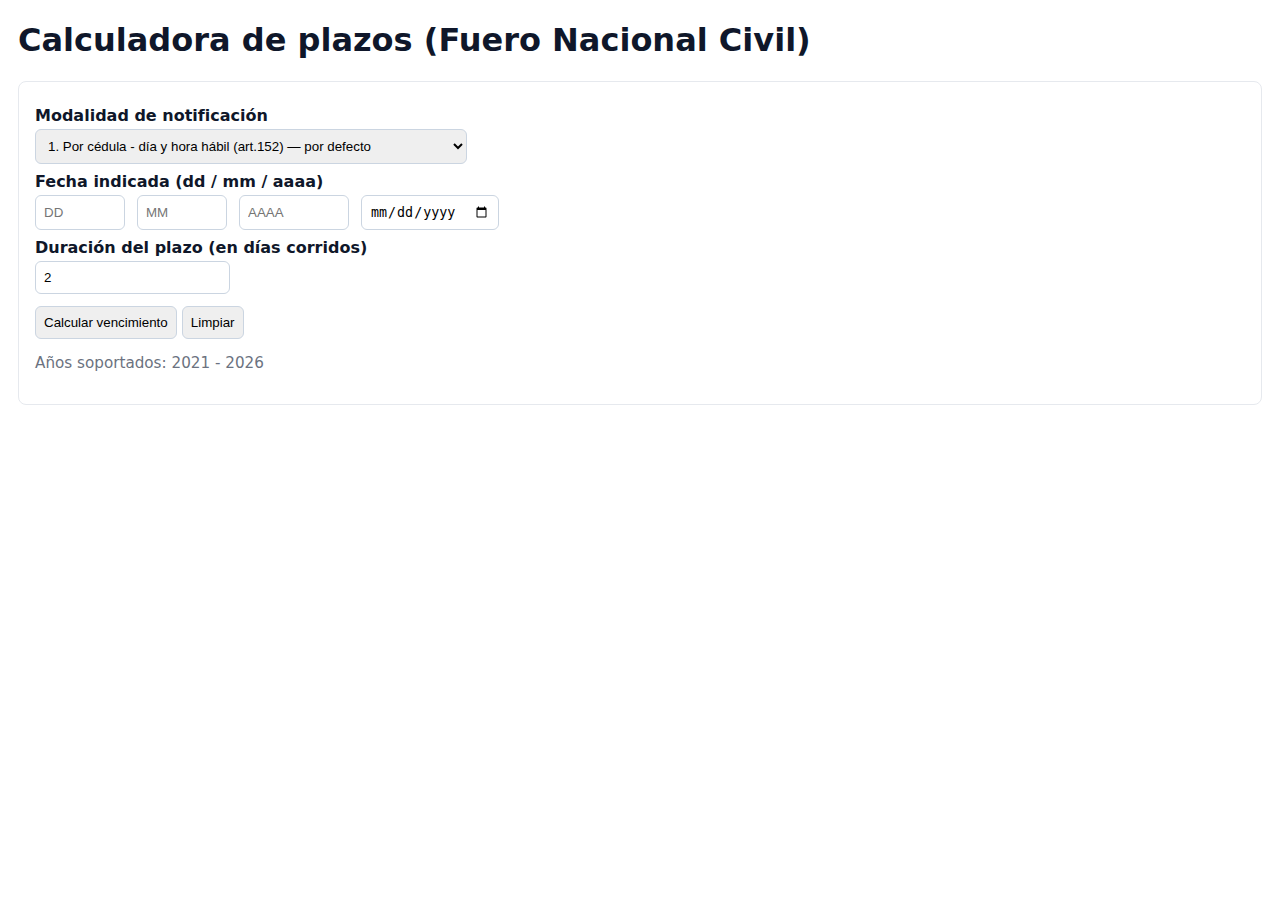
<file: calculadora_plazos_index.html>
<!doctype html>
<html lang="es">
<head>
  <meta charset="utf-8" />
  <meta name="viewport" content="width=device-width,initial-scale=1" />
  <title>Calculadora de Plazos - Fuero Nacional Civil</title>
  <style>
    body{font-family:system-ui,-apple-system,"Segoe UI",Roboto,'Helvetica Neue',Arial;margin:18px;color:#0f172a}
    .card{border:1px solid #e6e9ee;padding:16px;border-radius:8px;margin-bottom:12px}
    label{display:block;margin:8px 0 4px;font-weight:600}
    input,select,button{padding:8px;border-radius:6px;border:1px solid #cbd5e1}
    .row{display:flex;gap:12px;flex-wrap:wrap}
    .muted{color:#6b7280;font-size:0.95rem}
    .result{background:#f8fafc;padding:12px;border-radius:8px;margin-top:12px}
    ul.trace{background:#fff;padding:10px;border-radius:6px;border:1px solid #eef2ff}
    table{border-collapse:collapse;width:100%}
    td,th{padding:6px;border-bottom:1px solid #f1f5f9}
    .warn{background:#fff4e6;padding:8px;border-radius:6px;border:1px solid #ffe8cc}
  </style>
</head>
<body>
  <h1>Calculadora de plazos (Fuero Nacional Civil)</h1>
  <div class="card">
    <label>Modalidad de notificación</label>
    <select id="modalidad">
      <option value="cedula_habil">1. Por cédula - día y hora hábil (art.152) — por defecto</option>
      <option value="cedula_inhabil">2. Por cédula - día y hora inhábil</option>
      <option value="nota">3. Por nota (art.133) — notificación martes o jueves hábil siguiente</option>
    </select>

    <label id="fechaLabel">Fecha indicada (dd / mm / aaaa)</label>
    <div class="row">
      <input id="dia" placeholder="DD" maxlength="2" style="width:72px" />
      <input id="mes" placeholder="MM" maxlength="2" style="width:72px" />
      <input id="anio" placeholder="AAAA" maxlength="4" style="width:92px" />
      <input type="date" id="fechaCalendar" />
    </div>

    <label>Duración del plazo (en días corridos)</label>
    <input id="duracion" type="number" min="1" value="2" />

    <div style="margin-top:12px">
      <button id="calcular">Calcular vencimiento</button>
      <button id="reset">Limpiar</button>
    </div>

    <p class="muted">Años soportados: <span id="anioRange"></span></p>
  </div>

  <div id="output" class="card" style="display:none">
    <h2>Resultado</h2>
    <div id="vencimiento" class="result"></div>
    <div id="notaGracia" class="warn" style="margin-top:8px;display:none"></div>

    <h3>Trazabilidad</h3>
    <p><strong>Fecha de inicio del conteo:</strong> <span id="inicioConteo"></span></p>
    <p><strong>Días NO contados (inhábiles) dentro del periodo:</strong></p>
    <ul id="listaInhabiles" class="trace"></ul>

    <p class="muted">Si crees que hubo un error, por favor escribe a <a href="mailto:jncivil34@pjn.gov.ar">jncivil34@pjn.gov.ar</a> indicando el problema y, si puedes, adjunta una captura.</p>
  </div>

  <script>
  // -----------------------------
  // CONFIG
  // -----------------------------
  const API_BASE = 'https://api.argentinadatos.com/v1/feriados';
  // años: desde 2021 hasta 2025; se intentará agregar automáticamente el siguiente año.
  const MIN_YEAR = 2021;
  let MAX_YEAR = new Date().getFullYear() + 0; // intentamos incluir año actual
  if (MAX_YEAR < 2025) MAX_YEAR = 2025; // garantizamos hasta 2025 si la API lo soporta

  // -----------------------------
  // UTIL: fechas en cadena YYYY-MM-DD
  // -----------------------------
  function toYmd(d){ return d.toISOString().slice(0,10); }
  function parseYmd(str){ const [y,m,day]=str.split('-').map(Number); return new Date(y,m-1,day); }
  function addDays(d, n){ const x=new Date(d); x.setDate(x.getDate()+n); return x; }

  // -----------------------------
  // CÁLCULO: tercer lunes de julio y 14 días subsiguientes
  // -----------------------------
  function thirdMondayOfJuly(year){ const d=new Date(year,6,1); // July is 6
    // find first monday
    while(d.getDay()!==1) d.setDate(d.getDate()+1);
    // now it's first monday; add 14 days to get third monday
    return addDays(d,14);
  }

  // -----------------------------
  // Construir lista de inhábiles propios por año
  // -----------------------------
  function customInhabilesForYear(year){
    const res = new Map();
    // all January days
    for(let day=1;day<=31;day++){ const d=new Date(year,0,day); res.set(toYmd(d),'Feria de enero'); }
    // every Nov 16
    const nov16 = new Date(year,10,16); res.set(toYmd(nov16),'16 de noviembre (ley local)');
    // Feria de julio: 14 días corridos subsiguientes al 3er lunes de julio
    const thirdMon = thirdMondayOfJuly(year);
    for(let i=1;i<=14;i++){ res.set(toYmd(addDays(thirdMon,i)),'Feria de julio'); }
    return res; // Map fecha->motivo
  }

  // -----------------------------
  // Fetch feriados from API per year (returns Map fecha->nombre)
  // -----------------------------
  async function fetchFeriados(year){
    try{
      const res = await fetch(`${API_BASE}/${year}`);
      if(!res.ok) throw new Error('API feriados no disponible: '+res.status);
      const data = await res.json();
      const m = new Map();
      data.forEach(f=>{ m.set(f.fecha, f.nombre || ('Feriado: '+f.tipo || 'Feriado')); });
      return m;
    }catch(e){
      console.warn('No se pudieron obtener feriados desde API para',year,e);
      return new Map();
    }
  }

  // -----------------------------
  // Build full inhábiles set for a year (API + custom + weekends handled separately)
  // returns Map fecha->motivo
  // -----------------------------
  async function buildInhabilesForYears(years){
    const combined = new Map();
    for(const y of years){
      const api = await fetchFeriados(y);
      for(const [k,v] of api.entries()) combined.set(k, 'Feriado: '+v);
      const custom = customInhabilesForYear(y);
      for(const [k,v] of custom.entries()) combined.set(k, v);
    }
    return combined;
  }

  // -----------------------------
  // Es día hábil?
  // -----------------------------
  function isWeekend(date){ const d = date.getDay(); return d===0||d===6; }
  function isInMapYmd(map,date){ return map.has(toYmd(date)); }
  function isBusinessDay(date, inhMap){ return !isWeekend(date) && !isInMapYmd(inhMap,date); }

  // -----------------------------
  // Encuentra el siguiente día hábil (>= date?)
  // -----------------------------
  function nextBusinessDay(date, inhMap){ let d = new Date(date); d.setHours(0,0,0,0); while(!isBusinessDay(d,inhMap)) d = addDays(d,1); return d; }
  function nextBusinessDayStrict(date, inhMap){ // strictly after date
    return nextBusinessDay(addDays(date,1), inhMap);
  }

  // -----------------------------
  // Modalidad: start of counting logic
  // 1) Por cédula hábil: conteo comienza al día siguiente hábil al de la notificación
  // 2) Por cédula inhábil: conteo comienza al día subsiguiente hábil (one more)
  // 3) Por nota: notificación se considera efectuada el martes o jueves hábil siguiente a la fecha indicada y el conteo comienza al día hábil siguiente
  // -----------------------------
  function computeStartDate(modalidad,inputDate,inhMap){
    const notifDate = new Date(inputDate); notifDate.setHours(0,0,0,0);
    if(modalidad==='cedula_habil'){
      // if notifDate is a business day and within horario 7-20 it's assumed; but UI doesn't capture hora so we assume as user chose
      return nextBusinessDayStrict(notifDate, inhMap);
    }
    if(modalidad==='cedula_inhabil'){
      // conteo comienza al día subsiguiente hábil al de la notificación (uno más que anterior)
      // so skip next business day after notif, then take the subsequent business day
      const first = nextBusinessDayStrict(notifDate, inhMap);
      return nextBusinessDayStrict(first, inhMap);
    }
    if(modalidad==='nota'){
      // notificación considerada efectuada el día martes o jueves hábil siguiente a la fecha indicada
      // find next business day that is Tue(2) or Thu(4)
      let d = addDays(notifDate,1);
      while(true){
        if(isBusinessDay(d,inhMap) && (d.getDay()===2 || d.getDay()===4)) break;
        d = addDays(d,1);
      }
      // conteo comienza al día hábil siguiente
      return nextBusinessDayStrict(d, inhMap);
    }
    throw new Error('Modalidad desconocida');
  }

  // -----------------------------
  // Conteo de plazo en días naturales ignorando inhábiles
  // dado fecha inicio y duración n días -> contar n días hábiles?
  // The user requested "duración en días". Interpretation: plazo en días corridos, but inhábiles are ignored in all conteos (so we increment business days only).
  // We'll advance through calendar adding 1 to countedDays only when the day is business day.
  // -----------------------------
  function countPeriod(startDate, days, inhMap){
    const ignored = []; // list of {fecha,motivo}
    let counted=0;
    let cursor = new Date(startDate);
    cursor.setHours(0,0,0,0);
    while(counted < days){
      if(isBusinessDay(cursor, inhMap)){
        counted++;
        // that day is counted
      } else {
        const motivo = isWeekend(cursor)? 'Fin de semana' : (inhMap.get(toYmd(cursor)) || 'Inhábil');
        ignored.push({fecha:toYmd(cursor), motivo});
      }
      if(counted>=days) break;
      cursor = addDays(cursor,1);
    }
    // cursor is the last day that was counted (the day that completed the Nth counted day)
    return {lastCountedDay: cursor, ignored};
  }

  // -----------------------------
  // VENCIMIENTO: se produce a las 9:30hs del día subsiguiente al que corresponde agotado el conteo en función del plazo de gracia art.124
  // i.e., expiration = next business day after lastCountedDay at 09:30
  // Also system shows alternative if grace not applicable: the previous business day of the defined expiration
  // -----------------------------
  function computeVencimiento(lastCountedDay, inhMap){
    const nextBiz = nextBusinessDayStrict(lastCountedDay, inhMap);
    const expiration = new Date(nextBiz); expiration.setHours(9,30,0,0);
    // alternative if no grace: day hábil anterior to the defined expiration -> that would be lastCountedDay at end of day? The instruction: show the day hábil anterior al de definido como vencimiento del plazo.
    // That previous business day is the last business day before nextBiz.
    let prev = addDays(nextBiz,-1);
    while(!isBusinessDay(prev,inhMap)) prev = addDays(prev,-1);
    return {expiration, altNoGracia: prev};
  }

  // -----------------------------
  // UI wiring
  // -----------------------------
  document.getElementById('anioRange').textContent = `${MIN_YEAR} - ${MAX_YEAR}`;
  const modalidadSel = document.getElementById('modalidad');
  modalidadSel.addEventListener('change', ()=>{
    const label = document.getElementById('fechaLabel');
    label.textContent = (modalidadSel.value==='nota')? 'Fecha de la resolución (firma) (dd / mm / aaaa)' : 'Fecha indicada (dd / mm / aaaa)';
  });

  document.getElementById('fechaCalendar').addEventListener('change',(e)=>{
    const v = e.target.value; if(!v) return;
    const [y,m,d] = v.split('-'); document.getElementById('dia').value=d; document.getElementById('mes').value=m; document.getElementById('anio').value=y;
  });

  document.getElementById('reset').addEventListener('click',()=>{ document.getElementById('dia').value='';document.getElementById('mes').value='';document.getElementById('anio').value='';document.getElementById('duracion').value='2'; document.getElementById('output').style.display='none'; });

  document.getElementById('calcular').addEventListener('click', async ()=>{
    // read inputs
    const dia = document.getElementById('dia').value.padStart(2,'0');
    const mes = document.getElementById('mes').value.padStart(2,'0');
    const anio = document.getElementById('anio').value;
    if(!dia || !mes || !anio) return alert('Por favor indique día, mes y año.');
    const y = Number(anio);
    if(y < MIN_YEAR || y > (MAX_YEAR+1)){
      if(!confirm('El año ingresado está fuera del rango soportado. Continuar de todos modos?')) return;
    }
    const inputDate = new Date(Number(anio), Number(mes)-1, Number(dia));
    // build inhábiles for range years we may need: from input year to input year+1 possibly because feria july may extend etc.
    const yearsToFetch = new Set();
    for(let yy=MIN_YEAR; yy<=MAX_YEAR+1; yy++) yearsToFetch.add(yy);
    // but to optimize: include only relevant years around input and plus one
    const y0 = inputDate.getFullYear(); yearsToFetch.add(y0); yearsToFetch.add(y0+1);

    const inhMap = await buildInhabilesForYears(Array.from(yearsToFetch).sort());

    // compute start date
    const modalidad = modalidadSel.value;
    const start = computeStartDate(modalidad, inputDate, inhMap);

    // show start
    document.getElementById('inicioConteo').textContent = start.toLocaleDateString('es-AR');

    // count
    const days = Number(document.getElementById('duracion').value);
    const {lastCountedDay, ignored} = countPeriod(start, days, inhMap);

    // compute vencimiento
    const {expiration, altNoGracia} = computeVencimiento(lastCountedDay, inhMap);

    // populate output
    document.getElementById('vencimiento').innerHTML = `Vencimiento definitivo: <strong>${expiration.toLocaleString('es-AR', {year:'numeric',month:'long',day:'numeric',hour:'2-digit',minute:'2-digit'})}</strong>.`;
    document.getElementById('notaGracia').style.display='block';
    document.getElementById('notaGracia').innerHTML = `Nota: si <strong>NO</strong> resulta aplicable el plazo de gracia del art. 124 CPCCN, el vencimiento se produce el día: <strong>${altNoGracia.toLocaleDateString('es-AR')}</strong>.`;

    const ul = document.getElementById('listaInhabiles'); ul.innerHTML='';
    // combine weekends and inhMap ignored during period
    // Add all ignored with motivo
    ignored.forEach(it=>{
      const li=document.createElement('li'); li.textContent = `${it.fecha} — ${it.motivo}`; ul.appendChild(li);
    });

    document.getElementById('output').style.display='block';
  });

  // -----------------------------
  // Nota final: el endpoint /v1/feriados/{año} (ArgentinaDatos) está documentado públicamente y se consulta por año.
  // -----------------------------
  </script>
</body>
</html>
</file>
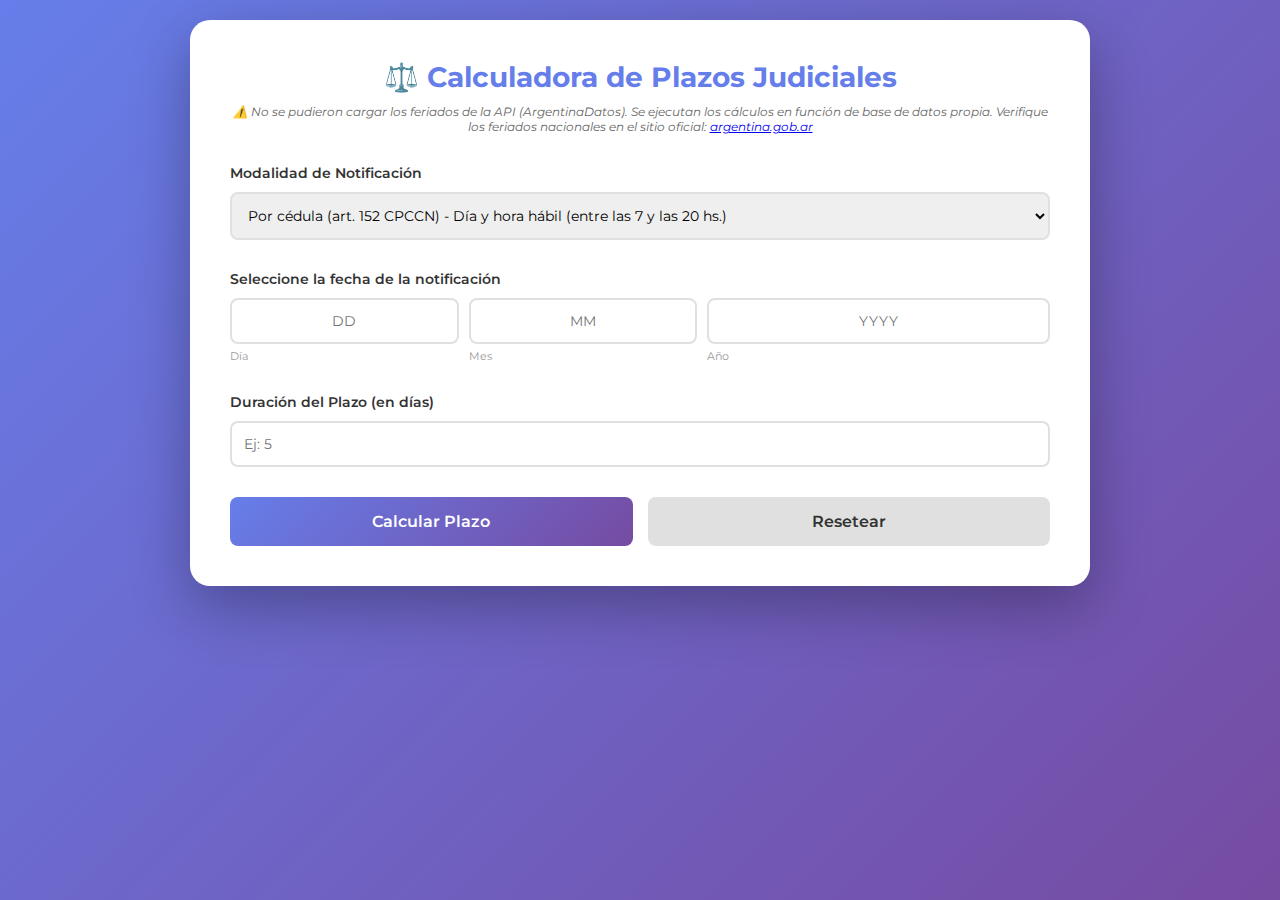
<file: index1.html>
<!DOCTYPE html>
<html lang="es">
<head>
    <meta charset="UTF-8">
    <meta name="viewport" content="width=device-width, initial-scale=1.0">
    <title>Calculadora de Plazos Judiciales</title>
    <link href="https://fonts.googleapis.com/css2?family=Montserrat:wght@400;500;600;700&display=swap" rel="stylesheet">
    <style>
        * {
            margin: 0;
            padding: 0;
            box-sizing: border-box;
        }
        
        body {
            font-family: 'Montserrat', sans-serif;
            background: linear-gradient(135deg, #667eea 0%, #764ba2 100%);
            min-height: 100vh;
            padding: 20px;
            font-size: 14px;
        }
        
        .container {
            max-width: 900px;
            margin: 0 auto;
            background: white;
            border-radius: 20px;
            padding: 40px;
            box-shadow: 0 20px 60px rgba(0,0,0,0.3);
        }
        
        h1 {
            color: #667eea;
            margin-bottom: 10px;
            font-size: 28px;
            text-align: center;
        }
        
        .years-available {
            text-align: center;
            color: #666;
            margin-bottom: 30px;
            font-size: 12px;
            font-style: italic;
        }
        
        .form-section {
            margin-bottom: 30px;
        }
        
        label {
            display: block;
            margin-bottom: 10px;
            color: #333;
            font-weight: 600;
            font-size: 14px;
        }
        
        select, input {
            width: 100%;
            padding: 12px;
            border: 2px solid #e0e0e0;
            border-radius: 8px;
            font-family: 'Montserrat', sans-serif;
            font-size: 14px;
            transition: border-color 0.3s;
        }
        
        select:focus, input:focus {
            outline: none;
            border-color: #667eea;
        }
        
        .date-inputs {
            display: grid;
            grid-template-columns: 1fr 1fr 1.5fr;
            gap: 10px;
        }
        
        .date-inputs input {
            text-align: center;
        }
        
        .input-group {
            display: flex;
            flex-direction: column;
        }
        
        .input-group small {
            color: #999;
            margin-top: 5px;
            font-size: 11px;
        }
        
        .error {
            color: #e74c3c;
            font-size: 12px;
            margin-top: 5px;
            display: none;
        }
        
        .error.show {
            display: block;
        }
        
        input.invalid {
            border-color: #e74c3c;
        }
        
        .buttons {
            display: grid;
            grid-template-columns: 1fr 1fr;
            gap: 15px;
            margin-top: 30px;
        }
        
        button {
            padding: 15px 30px;
            border: none;
            border-radius: 8px;
            font-family: 'Montserrat', sans-serif;
            font-size: 16px;
            font-weight: 600;
            cursor: pointer;
            transition: all 0.3s;
        }
        
        .btn-calculate {
            background: linear-gradient(135deg, #667eea 0%, #764ba2 100%);
            color: white;
        }
        
        .btn-calculate:hover {
            transform: translateY(-2px);
            box-shadow: 0 10px 20px rgba(102, 126, 234, 0.4);
        }
        
        .btn-reset {
            background: #e0e0e0;
            color: #333;
        }
        
        .btn-reset:hover {
            background: #d0d0d0;
        }
        
        .results {
            margin-top: 40px;
            padding: 30px;
            background: #f8f9fa;
            border-radius: 12px;
            display: none;
        }
        
        .results.show {
            display: block;
        }
        
        .result-item {
            margin-bottom: 20px;
            padding: 15px;
            background: white;
            border-radius: 8px;
            border-left: 4px solid #667eea;
        }
        
        .result-item h3 {
            color: #667eea;
            margin-bottom: 8px;
            font-size: 16px;
        }
        
        .result-item p {
            color: #555;
            font-size: 14px;
            line-height: 1.6;
        }
        
        .vencimiento {
            background: linear-gradient(135deg, #667eea 0%, #764ba2 100%);
            color: white;
            padding: 20px;
            border-radius: 12px;
            text-align: center;
            margin-bottom: 20px;
        }
        
        .vencimiento h2 {
            font-size: 18px;
            margin-bottom: 10px;
        }
        
        .vencimiento .fecha {
            font-size: 32px;
            font-weight: 700;
            margin: 10px 0;
        }
        
        .warning {
            background: #fff3cd;
            border-left: 4px solid #ffc107;
            padding: 15px;
            border-radius: 8px;
            margin-bottom: 20px;
        }
        
        .warning p {
            color: #856404;
            font-size: 13px;
        }
        
        .dias-inhabiles {
            max-height: 300px;
            overflow-y: auto;
        }
        
        .dia-inhabil {
            padding: 8px;
            margin-bottom: 5px;
            background: #fff;
            border-radius: 4px;
            font-size: 12px;
            color: #666;
        }
        
        .error-message {
            background: #f8d7da;
            border-left: 4px solid #e74c3c;
            padding: 15px;
            border-radius: 8px;
            margin-top: 20px;
            color: #721c24;
        }
        
        .calendar {
            display: grid;
            grid-template-columns: repeat(7, 1fr);
            gap: 5px;
            margin-top: 20px;
        }
        
        .calendar-day {
            aspect-ratio: 1;
            display: flex;
            align-items: center;
            justify-content: center;
            border-radius: 4px;
            font-size: 11px;
            font-weight: 600;
        }
        
        .calendar-header {
            background: #667eea;
            color: white;
        }
        
        .calendar-day.counted {
            background: #d4edda;
            color: #155724;
        }
        
        .calendar-day.ignored {
            background: #f8d7da;
            color: #721c24;
        }
        
        .calendar-day.empty {
            background: transparent;
        }
        
        .report-error {
            text-align: center;
            margin-top: 20px;
            padding: 15px;
            background: #e3f2fd;
            border-radius: 8px;
        }
        
        .report-error a {
            color: #1976d2;
            text-decoration: none;
            font-weight: 600;
        }
        
        @media (max-width: 768px) {
            .container {
                padding: 20px;
            }
            
            .buttons {
                grid-template-columns: 1fr;
            }
            
            .date-inputs {
                grid-template-columns: 1fr;
            }
        }
    </style>
</head>
<body>
    <div class="container">
        <h1>⚖️ Calculadora de Plazos Judiciales</h1>
        <div class="years-available" id="yearsAvailable">Cargando información de años disponibles...</div>
        
        <div class="form-section">
            <label for="modalidad">Modalidad de Notificación</label>
            <select id="modalidad">
                <option value="cedula-habitual">Por cédula (art. 152 CPCCN) - Día y hora hábil (entre las 7 y las 20 hs.)</option>
                <option value="cedula-inhabitual">Por cédula (art. 152 CPCCN) - Día y hora inhábil (después de las 20hs. hasta las 6.59 hs.)</option>
                <option value="automatica">Notificación automática (art. 133 CPCCN)</option>
            </select>
        </div>
        
        <div class="form-section" id="notaAsistenciaSection" style="display: none; border: 1px solid #e0e0e0; padding: 15px; border-radius: 8px;">
            <div class="input-group" style="flex-direction: row; align-items: center;">
                <input type="checkbox" id="checkNotaAsistencia" style="width: auto; margin-right: 10px; height: 16px;">
                <label for="checkNotaAsistencia" style="margin-bottom: 0;">Se dejó Nota en el Libro de Asistencia (Art. 133 CPCCN)</label>
            </div>
            <div class="error" id="errorNotaAsistencia" style="margin-top: 10px; font-weight: 600;">
                Debe seleccionar una fecha de inicio (firma de la resolución) para calcular los días de nota.
            </div>

            <div id="diasNotaContainer" style="margin-top: 15px;">
                </div>
            
            <button class="btn-reset" id="btnAddDiasNota" style="display: none; margin-top: 10px; padding: 8px 15px; font-size: 14px;">
                + Agregar 2 Días de Nota
            </button>
        </div>
        <div class="form-section">
            <label for="fecha" id="labelFecha">Seleccione la fecha de la notificación</label>
            <div class="date-inputs">
                <div class="input-group">
                    <input type="text" id="dia" placeholder="DD" maxlength="2" pattern="[0-9]*" inputmode="numeric">
                    <small>Día</small>
                </div>
                <div class="input-group">
                    <input type="text" id="mes" placeholder="MM" maxlength="2" pattern="[0-9]*" inputmode="numeric">
                    <small>Mes</small>
                </div>
                <div class="input-group">
                    <input type="text" id="anio" placeholder="YYYY" maxlength="4" pattern="[0-9]*" inputmode="numeric">
                    <small>Año</small>
                </div>
            </div>
            <div class="error" id="errorFecha">Fecha inválida. Por favor, verifique la fecha ingresada.</div>
        </div>
        
        <div class="form-section">
            <label for="plazo">Duración del Plazo (en días)</label>
            <input type="text" id="plazo" placeholder="Ej: 5" pattern="[0-9]*" inputmode="numeric">
            <div class="error" id="errorPlazo">Por favor, ingrese un número válido de días.</div>
        </div>
        
        <div class="buttons">
            <button class="btn-calculate" id="btnCalcular">Calcular Plazo</button>
            <button class="btn-reset" id="btnResetear">Resetear</button>
        </div>
        
        <div class="results" id="results"></div>
    </div>

    <script>
        const CUSTOM_HOLIDAYS_URL = 'https://jnc-34.github.io/jnc34/dias-inhabiles.json';
        const API_FERIADOS_URL = 'https://api.argentinadatos.com/v1/feriados';
        const MIN_YEAR = 2021;
        const MAX_YEAR = 2030;
        
        let feriadosCache = {};
        let customHolidaysCache = [];
        let availableYears = [];
        let jsonHolidaysLoaded = false;
        
        // Cargar días inhábiles desde el JSON externo
        async function cargarDiasInhabilesJSON() {
            try {
                console.log('Cargando días inhábiles desde JSON...');
                // Añadir versión para evitar caché, crucial para GitHub Pages
                const response = await fetch(CUSTOM_HOLIDAYS_URL + '?v=' + new Date().getTime()); 
                
                if (response.ok) {
                    const data = await response.json();
                    if (data.dias_inhabiles_adicionales && Array.isArray(data.dias_inhabiles_adicionales)) {
                        customHolidaysCache = data.dias_inhabiles_adicionales;
                        jsonHolidaysLoaded = true;
                        console.log('Días inhábiles del JSON cargados:', customHolidaysCache.length);
                        return true;
                    }
                }
                
                // Si la respuesta no es OK (ej: 404) o el formato es incorrecto, cae aquí
                throw new Error(`Fallo al cargar el JSON: HTTP ${response.status || 'Desconocido'}`);
                
            } catch (error) {
                console.error('Error al cargar días inhábiles del JSON:', error);
                
                // --- ADVERTENCIA VISIBLE DE FALLO CRÍTICO DEL JSON ---
                const statusDiv = document.getElementById('yearsAvailable');
                statusDiv.innerHTML += `<br>
                    ❌ **ERROR CRÍTICO:** No se pudo cargar la base de datos local de días inhábiles. 
                    Las Ferias Judiciales y Acordadas (asueto) NO están incluidas en el cálculo. 
                    Contacte al desarrollador.
                `;
                statusDiv.style.backgroundColor = '#f8d7da'; // Fondo rojo claro para error
                statusDiv.style.color = '#721c24'; // Texto rojo oscuro
                // ------------------------------------------------------------------------
                
                return false;
            }
        }
        
        // Cargar días inhábiles personalizados (HARDCODEADOS)
        const customHolidays = [
            // 16 de noviembre (Ley 26.674) - para todos los años desde 2021
            ...Array.from({length: MAX_YEAR - MIN_YEAR + 1}, (_, i) => ({
                fecha: `${MIN_YEAR + i}-11-16`,
                motivo: "Día inhábil judicial (Ley 26.674)"
            })),
            // Enero completo (feria) - para todos los años desde 2021
            ...Array.from({length: MAX_YEAR - MIN_YEAR + 1}, (_, i) => {
                const year = MIN_YEAR + i;
                const diasEnero = [];
                for (let dia = 1; dia <= 31; dia++) {
                    diasEnero.push({
                        fecha: `${year}-01-${String(dia).padStart(2, '0')}`,
                        motivo: "Feria de enero"
                    });
                }
                return diasEnero;
            }).flat(),
            // Fechas específicas COVID y otras
            {fecha: "2024-05-09", motivo: "Acordada CSJN 27/2024"},
            {fecha: "2022-10-18", motivo: "Acordada CSJN 26/2022"},
            ...generarRango("2020-03-16", "2020-03-19", "Acordada 4/2020 - Días inhábiles"),
            ...generarRango("2020-03-20", "2020-03-31", "Acordada 6/2020 - Feria judicial extraordinaria COVID"),
            ...generarRango("2020-04-01", "2020-04-12", "Acordada 8/2020 - Feria judicial extraordinaria COVID"),
            ...generarRango("2020-04-13", "2020-04-26", "Acordada 10/2020 - Feria judicial extraordinaria COVID"),
            ...generarRango("2020-04-27", "2020-05-10", "Acordada 13/2020 - Feria judicial extraordinaria COVID"),
            ...generarRango("2020-05-11", "2020-05-24", "Acordada 14/2020 - Feria judicial extraordinaria COVID"),
            ...generarRango("2020-05-25", "2020-06-07", "Acordada 16/2020 - Feria judicial extraordinaria COVID"),
            ...generarRango("2020-06-08", "2020-06-28", "Acordada 18/2020 - Feria judicial extraordinaria COVID"),
            ...generarRango("2020-06-29", "2020-07-17", "Acordada 25/2020 - Feria judicial extraordinaria COVID"),
            ...generarRango("2020-07-18", "2020-07-26", "Acordada 27/2020 - Feria judicial extraordinaria COVID"),
            ...generarRango("2020-07-27", "2020-08-03", "Acordada 31/2020 - Feria judicial extraordinaria COVID")
        ];
        
        function generarRango(inicio, fin, motivo) {
            const resultado = [];
            const fechaInicio = new Date(inicio);
            const fechaFin = new Date(fin);
            
            for (let d = new Date(fechaInicio); d <= fechaFin; d.setDate(d.getDate() + 1)) {
                resultado.push({
                    fecha: d.toISOString().split('T')[0],
                    motivo: motivo
                });
            }
            return resultado;
        }
        
        // Generar feria de julio (últimas 2 semanas)
        function generarFeriaJulio(anio) {
            const resultado = [];
            const ultimoDiaJulio = new Date(anio, 6, 31); // Julio es mes 6 (0-indexado)
            let ultimoLunes = null;
            let penultimoLunes = null;
            
            // Buscar los últimos dos lunes
            for (let d = new Date(ultimoDiaJulio); d.getMonth() === 6; d.setDate(d.getDate() - 1)) {
                if (d.getDay() === 1) { // Lunes (1)
                    if (!ultimoLunes) {
                        ultimoLunes = new Date(d);
                    } else if (!penultimoLunes) {
                        penultimoLunes = new Date(d);
                        break;
                    }
                }
            }
            
            // Contar 14 días desde el penúltimo lunes
            if (penultimoLunes) {
                for (let i = 0; i < 14; i++) {
                    const fecha = new Date(penultimoLunes);
                    fecha.setDate(fecha.getDate() + i);
                    resultado.push({
                        fecha: fecha.toISOString().split('T')[0],
                        motivo: "Feria de julio"
                    });
                }
            }
            
            return resultado;
        }
        
        // Agregar ferias de julio para todos los años
        for (let anio = MIN_YEAR; anio <= MAX_YEAR; anio++) {
            customHolidays.push(...generarFeriaJulio(anio));
        }
        
        async function cargarFeriados() {
            console.log('Iniciando carga de feriados...');
            try {
                const yearsToLoad = [];
                for (let year = MIN_YEAR; year <= MAX_YEAR; year++) {
                    yearsToLoad.push(year);
                }
                
                console.log('Años a cargar:', yearsToLoad);
                
                const promises = yearsToLoad.map(year => 
                    fetch(`${API_FERIADOS_URL}/${year}`)
                        .then(res => {
                            console.log(`Respuesta para año ${year}:`, res.status);
                            return res.ok ? res.json() : null;
                        })
                        .catch(err => {
                            console.error(`Error cargando año ${year}:`, err);
                            return null;
                        })
                );
                
                const results = await Promise.all(promises);
                console.log('Resultados obtenidos:', results);
                
                let successCount = 0;
                results.forEach((data, index) => {
                    const year = yearsToLoad[index];
                    if (data && Array.isArray(data)) {
                        feriadosCache[year] = data;
                        if (!availableYears.includes(year)) {
                            availableYears.push(year);
                            successCount++;
                        }
                        console.log(`Feriados cargados para ${year}:`, data.length);
                    }
                });
                
                availableYears.sort((a, b) => a - b);
                console.log('Años disponibles:', availableYears);
                
                const yearsAvailableDiv = document.getElementById('yearsAvailable');
                
                if (successCount === 0) { // Ningún año se pudo cargar
                    // --- IMPLEMENTACIÓN DE MENSAJE DE FALLO DE API MEJORADO ---
                    yearsAvailableDiv.innerHTML = 
                        `⚠️ No se pudieron cargar los feriados de la API (ArgentinaDatos). Se ejecutan los cálculos en función de base de datos propia. Verifique los feriados nacionales en el sitio oficial: <a href="https://www.argentina.gob.ar/interior/feriados-nacionales-2025" target="_blank">argentina.gob.ar</a>`;
                    // -------------------------------------------------------------
                } else {
                    const min = Math.min(...availableYears);
                    const max = Math.max(...availableYears);
                    yearsAvailableDiv.textContent = 
                        `Calculadora disponible para los años ${min} - ${max}`;
                }
            } catch (error) {
                console.error('Error general al cargar feriados:', error);
                document.getElementById('yearsAvailable').textContent = 
                    '⚠️ Error al cargar feriados de la API. Funcionando con días inhábiles locales.';
            }
        }
        
        function esFinDeSemana(fecha) {
            const dia = fecha.getDay();
            return dia === 0 || dia === 6;
        }
        
        function esFeriado(fecha) {
            const year = fecha.getFullYear();
            // Asegurarse de que el formato de fecha sea YYYY-MM-DD
            const fechaStr = fecha.toISOString().split('T')[0];
            
            if (feriadosCache[year]) {
                return feriadosCache[year].find(f => f.fecha === fechaStr);
            }
            return null;
        }
        
        function esInhabilCustom(fecha) {
            const fechaStr = fecha.toISOString().split('T')[0];
            
            // Primero verificar en los días hardcodeados
            const hardcoded = customHolidays.find(h => h.fecha === fechaStr);
            if (hardcoded) return hardcoded;
            
            // Luego verificar en el JSON cargado
            if (jsonHolidaysLoaded && customHolidaysCache.length > 0) {
                const fromJson = customHolidaysCache.find(h => h.fecha === fechaStr);
                if (fromJson) return fromJson;
            }
            
            return null;
        }
        
        function esDiaHabil(fecha) {
            if (esFinDeSemana(fecha)) return false;
            // Solo verificar feriados si se cargaron de la API o si estamos en un año no cubierto
            const feriado = esFeriado(fecha);
            if (feriado) return false;
            
            const custom = esInhabilCustom(fecha);
            if (custom) return false;
            
            return true;
        }
        
        function siguienteDiaHabil(fecha) {
            const siguiente = new Date(fecha);
            siguiente.setDate(siguiente.getDate() + 1);
            while (!esDiaHabil(siguiente)) {
                siguiente.setDate(siguiente.getDate() + 1);
            }
            return siguiente;
        }

        // --- NUEVAS FUNCIONES PARA NOTA DE ASISTENCIA ---

        function proximoDiaDeNota(fecha) {
            let siguiente = new Date(fecha);
            siguiente.setDate(siguiente.getDate() + 1); // Empezar a buscar desde el día siguiente

            while (true) {
                const diaSemana = siguiente.getDay(); // 0=Domingo, 1=Lunes, ..., 6=Sábado

                // Es Martes (2) o Viernes (5)
                if (diaSemana === 2 || diaSemana === 5) {
                    // Verificar si es hábil
                    if (esDiaHabil(siguiente)) {
                        return siguiente;
                    }
                }
                siguiente.setDate(siguiente.getDate() + 1);
            }
        }

        function generarNuevoParNotas(fechaBase) {
            const ultimosCheckboxes = document.querySelectorAll('.nota-checkbox');
            let fechaInicial = new Date(fechaBase);
            
            if (ultimosCheckboxes.length > 0) {
                // La nueva fecha inicial es el día siguiente a la última fecha de nota generada.
                const ultimaFechaStr = ultimosCheckboxes[ultimosCheckboxes.length - 1].dataset.fecha;
                fechaInicial = new Date(ultimaFechaStr);
                fechaInicial.setDate(fechaInicial.getDate() + 1); // Empezar a buscar desde el día siguiente
            }
            
            // Encontrar la primera nota (próximo Martes/Viernes hábil)
            let nota1 = proximoDiaDeNota(fechaInicial);
            // La segunda nota parte del día de la primera nota
            let nota2 = proximoDiaDeNota(nota1); 

            const container = document.getElementById('diasNotaContainer');

            const parDiv = document.createElement('div');
            parDiv.className = 'nota-par';
            parDiv.innerHTML = `
                <div class="input-group" style="margin-bottom: 10px; flex-direction: row; align-items: center;">
                    <input type="checkbox" id="nota-${ultimosCheckboxes.length}" class="nota-checkbox" data-fecha="${nota1.toISOString().split('T')[0]}" style="width: auto; margin-right: 10px; height: 16px;">
                    <label for="nota-${ultimosCheckboxes.length}" style="margin-bottom: 0;">Nota dejada el: <strong>${formatearFecha(nota1)}</strong></label>
                </div>
                <div class="input-group" style="margin-bottom: 10px; flex-direction: row; align-items: center;">
                    <input type="checkbox" id="nota-${ultimosCheckboxes.length + 1}" class="nota-checkbox" data-fecha="${nota2.toISOString().split('T')[0]}" style="width: auto; margin-right: 10px; height: 16px;">
                    <label for="nota-${ultimosCheckboxes.length + 1}" style="margin-bottom: 0;">Nota dejada el: <strong>${formatearFecha(nota2)}</strong></label>
                </div>
            `;
            container.appendChild(parDiv);
        }

        function mostrarDiasDeNota() {
            const section = document.getElementById('notaAsistenciaSection');
            const checkNota = document.getElementById('checkNotaAsistencia');
            const container = document.getElementById('diasNotaContainer');
            const btnAdd = document.getElementById('btnAddDiasNota');
            const modalidad = document.getElementById('modalidad').value;
            
            // Solo relevante para modalidad automática
            if (modalidad === 'automatica') {
                section.style.display = 'block';
            } else {
                section.style.display = 'none';
                return;
            }
            
            // Si la modalidad es automática, y el checkbox cambia
            if (checkNota.checked) {
                container.innerHTML = '';
                
                // Calcular la fecha de inicio (firma)
                const dia = document.getElementById('dia').value;
                const mes = document.getElementById('mes').value;
                const anio = document.getElementById('anio').value;

                if (!validarFecha(dia, mes, anio)) {
                    document.getElementById('errorNotaAsistencia').style.display = 'block';
                    btnAdd.style.display = 'none';
                    return;
                }

                document.getElementById('errorNotaAsistencia').style.display = 'none';
                
                // Generar el primer par de notas
                const fechaBase = new Date(Date.UTC(parseInt(anio), parseInt(mes) - 1, parseInt(dia), 12));
                generarNuevoParNotas(fechaBase);
                btnAdd.style.display = 'block';

            } else {
                container.innerHTML = '';
                btnAdd.style.display = 'none';
                document.getElementById('errorNotaAsistencia').style.display = 'none';
            }
        }
        // --- FIN NUEVAS FUNCIONES PARA NOTA DE ASISTENCIA ---
        
        function calcularNotificacionAutomatica(fechaFirma) {
            const dia = fechaFirma.getDay();
            let diasHastaNotificacion = 0;
            
            // Calcular días hasta el próximo martes (2) o viernes (5)
            if (dia === 0) diasHastaNotificacion = 2; // Domingo -> Martes
            else if (dia === 1) diasHastaNotificacion = 1; // Lunes -> Martes
            else if (dia === 2) diasHastaNotificacion = 3; // Martes -> Viernes
            else if (dia === 3) diasHastaNotificacion = 2; // Miércoles -> Viernes
            else if (dia === 4) diasHastaNotificacion = 1; // Jueves -> Viernes
            else if (dia === 5) diasHastaNotificacion = 4; // Viernes -> Martes
            else if (dia === 6) diasHastaNotificacion = 3; // Sábado -> Martes
            
            let fechaNotificacion = new Date(fechaFirma);
            fechaNotificacion.setDate(fechaNotificacion.getDate() + diasHastaNotificacion);
            
            // Si el martes o viernes cae en inhábil, buscar el siguiente martes o viernes hábil
            while (!esDiaHabil(fechaNotificacion)) {
                const diaActual = fechaNotificacion.getDay();
                if (diaActual === 2) { // Era martes, pasar a viernes
                    fechaNotificacion.setDate(fechaNotificacion.getDate() + 3);
                } else { // Era viernes, pasar a martes
                    fechaNotificacion.setDate(fechaNotificacion.getDate() + 4);
                }
            }
            
            return fechaNotificacion;
        }
        
        function formatearFecha(fecha) {
            const dias = ['Domingo', 'Lunes', 'Martes', 'Miércoles', 'Jueves', 'Viernes', 'Sábado'];
            const meses = ['enero', 'febrero', 'marzo', 'abril', 'mayo', 'junio', 
                          'julio', 'agosto', 'septiembre', 'octubre', 'noviembre', 'diciembre'];
            
            return `${dias[fecha.getDay()]}, ${fecha.getDate()} de ${meses[fecha.getMonth()]} de ${fecha.getFullYear()}`;
        }
        
        function validarFecha(dia, mes, anio) {
            if (!dia || !mes || !anio) return false;
            
            const d = parseInt(dia);
            const m = parseInt(mes);
            const a = parseInt(anio);
            
            if (isNaN(d) || isNaN(m) || isNaN(a)) return false;
            if (m < 1 || m > 12) return false;
            if (d < 1) return false;
            
            const fecha = new Date(a, m - 1, d);
            // Verifica que el JS Date object no haya 'corregido' una fecha inválida (ej: 30 de febrero)
            if (fecha.getFullYear() !== a || fecha.getMonth() !== m - 1 || fecha.getDate() !== d) {
                return false;
            }
            
            return true;
        }
        
        function obtenerMotivoInhabil(fecha) {
            if (esFinDeSemana(fecha)) return 'Fin de semana';
            
            const feriado = esFeriado(fecha);
            if (feriado) return feriado.nombre || 'Feriado nacional (API)';
            
            const inhabil = esInhabilCustom(fecha);
            if (inhabil) return inhabil.motivo || 'Día inhábil (JSON/Local)';
            
            return 'Día hábil (Error de Lógica)'; // No debería llegar aquí
        }
        
        function calcular() {
            // Limpiar errores previos
            document.querySelectorAll('.error').forEach(e => e.classList.remove('show'));
            document.querySelectorAll('input').forEach(i => i.classList.remove('invalid'));
            
            // Obtener valores
            const modalidad = document.getElementById('modalidad').value;
            const dia = document.getElementById('dia').value;
            const mes = document.getElementById('mes').value;
            const anio = document.getElementById('anio').value;
            const plazo = parseInt(document.getElementById('plazo').value);
            
            // Validaciones
            let hayError = false;
            
            if (!validarFecha(dia, mes, anio)) {
                document.getElementById('errorFecha').classList.add('show');
                document.getElementById('dia').classList.add('invalid');
                document.getElementById('mes').classList.add('invalid');
                document.getElementById('anio').classList.add('invalid');
                hayError = true;
            }
            
            if (!plazo || plazo <= 0) {
                document.getElementById('errorPlazo').classList.add('show');
                document.getElementById('plazo').classList.add('invalid');
                hayError = true;
            }
            
            if (hayError) return;
            
            // Crear fecha de notificación (a las 12:00:00 para evitar problemas de zona horaria)
            const fechaIngresada = new Date(Date.UTC(parseInt(anio), parseInt(mes) - 1, parseInt(dia), 12));
            let fechaInicioConteo;
            let fechaNotificacion;
            
            // Calcular según modalidad
            if (modalidad === 'cedula-habitual') {
                fechaNotificacion = fechaIngresada;
                fechaInicioConteo = siguienteDiaHabil(fechaIngresada);
            } else if (modalidad === 'cedula-inhabitual') {
                fechaNotificacion = fechaIngresada;
                // Al ser hora inhábil, se notifica el primer día hábil y el plazo comienza al siguiente
                fechaInicioConteo = siguienteDiaHabil(fechaIngresada); 
                fechaInicioConteo = siguienteDiaHabil(fechaInicioConteo);
            } else { // automática
                fechaNotificacion = calcularNotificacionAutomatica(fechaIngresada);
                
                // --- NUEVA LÓGICA: CHEQUEO DE NOTA (Art. 133) ---
                const checkNota = document.getElementById('checkNotaAsistencia');
                if (checkNota.checked) {
                    // Recolectar las fechas donde el usuario marcó que SÍ se dejó nota
                    const notasDejadas = Array.from(document.querySelectorAll('.nota-checkbox:checked')).map(cb => {
                        return new Date(cb.dataset.fecha);
                    });

                    // Mientras la fecha de notificación coincida con una nota marcada como "dejada"
                    while (notasDejadas.some(nota => nota.toISOString().split('T')[0] === fechaNotificacion.toISOString().split('T')[0])) {
                        // Buscamos el siguiente día de nota hábil
                        fechaNotificacion = proximoDiaDeNota(fechaNotificacion);
                    }
                }
                // --------------------------------------------------

                fechaInicioConteo = siguienteDiaHabil(fechaNotificacion);
            }
            
            // Contar días hábiles (Calcula la fecha de vencimiento SIN GRACIA)
            let diasContados = 0;
            let fechaActual = new Date(fechaInicioConteo);
            
            // Retroceder un día la fechaActual para iniciar el bucle en el primer día hábil
            fechaActual.setDate(fechaActual.getDate() - 1);

            while (diasContados < plazo) {
                fechaActual.setDate(fechaActual.getDate() + 1);
                if (esDiaHabil(fechaActual)) {
                    diasContados++;
                }
            }
            
            const fechaVencimientoSinGracia = new Date(fechaActual);
            
            // Aplicar plazo de gracia (art. 124) (Calcula la fecha de vencimiento CON GRACIA)
            const fechaVencimientoConGracia = siguienteDiaHabil(fechaVencimientoSinGracia);
            
            // ** CORRECCIÓN: REGISTRAR DÍAS IGNORADOS **
            const diasIgnorados = [];
            // Iterar desde el día ingresado hasta el vencimiento CON GRACIA (inclusive)
            let fechaRegistro = new Date(fechaIngresada);
            
            // Usamos un bucle seguro para iterar desde la fecha ingresada hasta la fecha final
            while (fechaRegistro.getTime() <= fechaVencimientoConGracia.getTime()) {
                if (!esDiaHabil(fechaRegistro)) {
                    const motivo = obtenerMotivoInhabil(fechaRegistro);

                    // Evitar duplicados por múltiples fuentes (JSON, Hardcoded, API)
                    // Solo registrar si el día inhábil no fue ya registrado
                    const fechaRegistroStr = fechaRegistro.toISOString().split('T')[0];
                    if (!diasIgnorados.some(d => d.fecha.toISOString().split('T')[0] === fechaRegistroStr)) {
                         diasIgnorados.push({
                            fecha: new Date(fechaRegistro),
                            motivo: motivo
                        });
                    }
                }
                fechaRegistro.setDate(fechaRegistro.getDate() + 1);
            }
            // FIN DE CORRECCIÓN
            
            // Mostrar resultados
            mostrarResultados({
                modalidad,
                fechaIngresada: new Date(parseInt(anio), parseInt(mes) - 1, parseInt(dia)), // Fecha original para el reporte
                fechaNotificacion,
                fechaInicioConteo,
                plazo,
                fechaVencimientoConGracia,
                fechaVencimientoSinGracia,
                diasIgnorados
            });
        }
        
        function mostrarResultados(datos) {
            const resultsDiv = document.getElementById('results');
            
            let html = `
                <div class="vencimiento">
                    <h2>📅 Vencimiento del Plazo</h2>
                    <div class="fecha">${formatearFecha(datos.fechaVencimientoConGracia)}</div>
                    <p style="margin-top: 10px;">Hora: 9:30 hs. (plazo de gracia art. 124 CPCCN)</p>
                </div>
                
                <div class="warning">
                    <p><strong>⚠️ Nota:</strong> Si NO resulta aplicable el plazo de gracia del art. 124 CPCCN, el vencimiento se produce el día: <strong>${formatearFecha(datos.fechaVencimientoSinGracia)}</strong></p>
                </div>
                
                <div class="result-item">
                    <h3>📋 Información del Cálculo</h3>
                    <p><strong>Modalidad:</strong> ${obtenerTextoModalidad(datos.modalidad)}</p>
                    ${datos.modalidad === 'automatica' ? 
                        `<p><strong>Fecha de firma:</strong> ${formatearFecha(datos.fechaIngresada)}</p>
                         <p><strong>Fecha de notificación:</strong> ${formatearFecha(datos.fechaNotificacion)}</p>` :
                        `<p><strong>Fecha de notificación:</strong> ${formatearFecha(datos.fechaNotificacion)}</p>`
                    }
                    <p><strong>Fecha de inicio del conteo:</strong> ${formatearFecha(datos.fechaInicioConteo)}</p>
                    <p><strong>Plazo:</strong> ${datos.plazo} días hábiles</p>
                </div>
            `;
            
            if (datos.diasIgnorados.length > 0) {
                html += `
                    <div class="result-item">
                        <h3>🚫 Días NO Contados (Inhábiles)</h3>
                        <div class="dias-inhabiles">
                `;
                
                // Ordenar los días ignorados por fecha para mejor lectura
                datos.diasIgnorados.sort((a, b) => a.fecha.getTime() - b.fecha.getTime());

                datos.diasIgnorados.forEach(dia => {
                    html += `
                        <div class="dia-inhabil">
                            <strong>${formatearFecha(dia.fecha)}</strong> - ${dia.motivo}
                        </div>
                    `;
                });
                
                html += `
                        </div>
                    </div>
                `;
            }
            
            html += `
                <div class="report-error">
                    <p>⚠️ <strong>Reportar error:</strong> Si crees que ha habido un error, por favor envíanos un email a 
                    <a href="mailto:jncivil34@gmail.gov.ar">jncivil34@gmail.gov.ar</a> describiendo qué salió mal.</p>
                </div>
            `;
            
            resultsDiv.innerHTML = html;
            resultsDiv.classList.add('show');
            resultsDiv.scrollIntoView({ behavior: 'smooth' });
        }
        
        function obtenerTextoModalidad(modalidad) {
            const textos = {
                'cedula-habitual': 'Por cédula - Día y hora hábil (art. 152 CPCCN)',
                'cedula-inhabitual': 'Por cédula - Día y hora inhábil (art. 152 CPCCN)',
                'automatica': 'Notificación automática (art. 133 CPCCN)'
            };
            return textos[modalidad] || modalidad;
        }
        
        function resetear() {
            document.getElementById('modalidad').value = 'cedula-habitual';
            document.getElementById('dia').value = '';
            document.getElementById('mes').value = '';
            document.getElementById('anio').value = '';
            document.getElementById('plazo').value = '';
            
            document.querySelectorAll('.error').forEach(e => e.classList.remove('show'));
            document.querySelectorAll('input').forEach(i => i.classList.remove('invalid'));
            
            document.getElementById('results').classList.remove('show');
            
            actualizarLabelFecha();
            mostrarDiasDeNota(); // Resetear también la sección de nota
        }
        
        function actualizarLabelFecha() {
            const modalidad = document.getElementById('modalidad').value;
            const label = document.getElementById('labelFecha');
            
            if (modalidad === 'automatica') {
                label.textContent = 'Seleccione la fecha de la firma de la resolución';
            } else {
                label.textContent = 'Seleccione la fecha de la notificación';
            }
        }
        
        // Event listeners
        document.getElementById('modalidad').addEventListener('change', actualizarLabelFecha);
        document.getElementById('modalidad').addEventListener('change', mostrarDiasDeNota); // Muestra/oculta la sección de nota

        // Event listeners para la nueva funcionalidad
        document.getElementById('checkNotaAsistencia').addEventListener('change', mostrarDiasDeNota); 
        document.getElementById('dia').addEventListener('input', mostrarDiasDeNota);
        document.getElementById('mes').addEventListener('input', mostrarDiasDeNota);
        document.getElementById('anio').addEventListener('input', mostrarDiasDeNota);
        
        document.getElementById('btnAddDiasNota').addEventListener('click', (e) => {
            e.preventDefault(); // Evitar que el botón recargue la página
            const ultimosCheckboxes = document.querySelectorAll('.nota-checkbox');
            if (ultimosCheckboxes.length > 0) {
                // Usar la fecha del último checkbox generado como base para el siguiente par
                const ultimaFechaStr = ultimosCheckboxes[ultimosCheckboxes.length - 1].dataset.fecha;
                generarNuevoParNotas(new Date(ultimaFechaStr));
            }
        });
        
        document.getElementById('btnCalcular').addEventListener('click', calcular);
        document.getElementById('btnResetear').addEventListener('click', resetear);
        
        // Validación de entrada numérica
        ['dia', 'mes', 'anio', 'plazo'].forEach(id => {
            document.getElementById(id).addEventListener('input', function(e) {
                this.value = this.value.replace(/[^0-9]/g, '');
            });
        });
        
        // Navegación automática entre campos de fecha
        document.getElementById('dia').addEventListener('input', function() {
            if (this.value.length === 2) {
                document.getElementById('mes').focus();
            }
        });
        
        document.getElementById('mes').addEventListener('input', function() {
            if (this.value.length === 2) {
                document.getElementById('anio').focus();
            }
        });
        
        // Prevenir caché con versión
        const version = new Date().getTime();
        console.log('Calculadora de Plazos Judiciales - Versión:', version);
        
        // Cargar feriados al iniciar
        Promise.all([cargarFeriados(), cargarDiasInhabilesJSON()]).then(() => {
            console.log('Carga completa. Feriados:', Object.keys(feriadosCache).length, 'años');
            console.log('Días inhábiles JSON:', jsonHolidaysLoaded ? customHolidaysCache.length : 0);
        });
    </script>
</body>
</html>
</file>
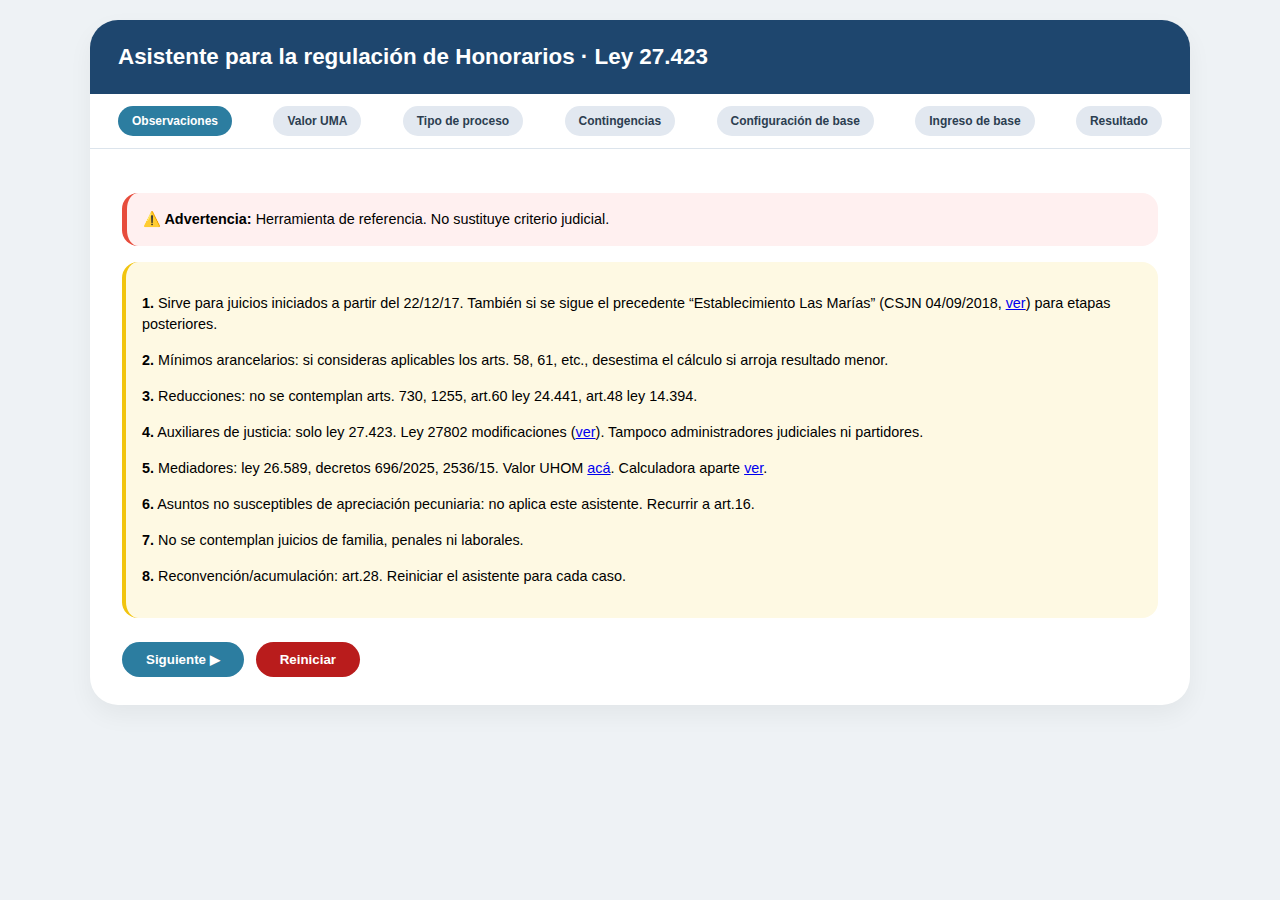
<file: AH/asistente.html>
<!DOCTYPE html>
<html lang="es">
<head>
    <meta charset="UTF-8">
    <meta name="viewport" content="width=device-width, initial-scale=1.0, user-scalable=yes">
    <title>Asistente de Honorarios · Ley 27.423</title>
    <style>
        * {
            box-sizing: border-box;
        }
        body {
            font-family: 'Segoe UI', Roboto, 'Helvetica Neue', sans-serif;
            background: #eef2f5;
            margin: 0;
            padding: 20px;
            line-height: 1.5;
        }
        .app-container {
            max-width: 1100px;
            margin: 0 auto;
            background: white;
            border-radius: 28px;
            box-shadow: 0 10px 25px rgba(0,0,0,0.05);
            overflow: hidden;
        }
        .header {
            background: #1e466e;
            color: white;
            padding: 20px 28px;
        }
        .header h1 {
            margin: 0;
            font-size: 1.4rem;
            font-weight: 600;
        }
        .progress-bar {
            display: flex;
            justify-content: space-between;
            background: #fff;
            padding: 12px 28px;
            border-bottom: 1px solid #dce4ec;
            flex-wrap: wrap;
            gap: 8px;
        }
        .step-dot {
            background: #e2e8f0;
            padding: 6px 14px;
            border-radius: 40px;
            font-size: 0.75rem;
            font-weight: 600;
            color: #2c3e50;
        }
        .step-dot.active {
            background: #2c7da0;
            color: white;
        }
        .pantalla {
            display: none;
            padding: 28px 32px;
        }
        .active {
            display: block;
        }
        .card-info, .legal-box, .warning-box {
            padding: 16px;
            border-radius: 16px;
            margin: 16px 0;
            font-size: 0.9rem;
        }
        .warning-box {
            background: #fff0f0;
            border-left: 5px solid #e74c3c;
        }
        .legal-box {
            background: #e8f0fe;
            border-left: 4px solid #2c7da0;
        }
        .card-info {
            background: #fef9e3;
            border-left: 4px solid #f1c40f;
        }
        .input-ui, select.input-ui {
            width: 100%;
            padding: 12px 16px;
            border: 1px solid #cbd5e1;
            border-radius: 48px;
            font-size: 1rem;
            margin: 8px 0 12px;
            background: white;
        }
        .btn-group {
            display: flex;
            gap: 12px;
            margin-top: 24px;
            flex-wrap: wrap;
        }
        button {
            padding: 10px 24px;
            border: none;
            border-radius: 40px;
            font-weight: 600;
            cursor: pointer;
            transition: 0.2s;
        }
        .btn-primary {
            background: #2c7da0;
            color: white;
        }
        .btn-outline {
            background: transparent;
            border: 1px solid #bdc3c7;
            color: #2c3e50;
        }
        .btn-danger {
            background: #b91c1c;
            color: white;
        }
        table {
            width: 100%;
            border-collapse: collapse;
            margin: 20px 0;
            font-size: 0.85rem;
        }
        th, td {
            border: 1px solid #cbd5e1;
            padding: 10px 12px;
            text-align: left;
            vertical-align: top;
        }
        th {
            background: #f1f5f9;
        }
        .check-group {
            margin: 16px 0;
            display: flex;
            align-items: center;
            gap: 20px;
            flex-wrap: wrap;
        }
        .check-group label {
            display: flex;
            align-items: center;
            gap: 8px;
            cursor: pointer;
        }
        hr {
            margin: 20px 0;
        }
        .resultados-container {
            background: #f8fafc;
            border-radius: 20px;
            padding: 20px;
            margin-top: 20px;
        }
        .small-note {
            font-size: 0.75rem;
            color: #4b5563;
            margin-top: 12px;
        }
        @media (max-width: 700px) {
            .pantalla { padding: 20px; }
        }
    </style>
</head>
<body>
<div class="app-container">
    <div class="header">
        <h1>Asistente para la regulación de Honorarios · Ley 27.423</h1>
    </div>
    <div class="progress-bar" id="progressBar"></div>
    <div id="pantallas"></div>
</div>

<script>
    // -------------------- CARGA UMA (CSV) --------------------
    let valorUMA = 89875; // valor por defecto
    function cargarUMA() {
        const url = 'https://docs.google.com/spreadsheets/d/e/2PACX-1vQ8tumvxptTGBCfScMwWxK7r6ATnGfMw061GKGdzfIVyThcSGzUqjI-vcpME1AtykPmjqTq0xdjgc7D/pub?output=csv';
        fetch(url)
            .then(response => response.text())
            .then(data => {
                const filas = data.split('\n');
                const cols = filas[0].split(',');
                let val = cols[1]?.replace(/"/g, '').trim();
                if (val && !isNaN(parseFloat(val))) {
                    valorUMA = parseFloat(val);
                    const inputUMA = document.getElementById('inputUMA');
                    if (inputUMA) inputUMA.value = valorUMA;
                }
            })
            .catch(e => console.warn("Error carga UMA", e));
    }

    // -------------------- NÚCLEO DE CÁLCULO (calc.txt) --------------------
    function calcularHonorariosPorGrupo(basePesos, valorUMA, grupo) {
        if (!basePesos || !valorUMA || valorUMA <= 0) return null;
        let baseEnUMA = basePesos / valorUMA;
        let minComp, maxComp, tituloEscala;
        if (baseEnUMA <= 15) { tituloEscala = "1ª escala (hasta 15 UMA): 22% a 33%"; minComp = baseEnUMA * 0.22; maxComp = baseEnUMA * 0.33; }
        else if (baseEnUMA <= 45) { tituloEscala = "2ª escala (16-45 UMA): 20% a 26%"; minComp = (baseEnUMA-15)*0.20 + 4.95; maxComp = (baseEnUMA-15)*0.26 + 4.95; }
        else if (baseEnUMA <= 90) { tituloEscala = "3ª escala (46-90 UMA): 18% a 24%"; minComp = (baseEnUMA-45)*0.18 + 11.7; maxComp = (baseEnUMA-45)*0.24 + 11.7; }
        else if (baseEnUMA <= 150) { tituloEscala = "4ª escala (91-150 UMA): 17% a 22%"; minComp = (baseEnUMA-90)*0.17 + 21.6; maxComp = (baseEnUMA-90)*0.22 + 21.6; }
        else if (baseEnUMA <= 450) { tituloEscala = "5ª escala (151-450 UMA): 15% a 20%"; minComp = (baseEnUMA-150)*0.15 + 33; maxComp = (baseEnUMA-150)*0.20 + 33; }
        else if (baseEnUMA <= 750) { tituloEscala = "6ª escala (451-750 UMA): 13% a 17%"; minComp = (baseEnUMA-450)*0.13 + 90; maxComp = (baseEnUMA-450)*0.17 + 90; }
        else { tituloEscala = "7ª escala (+750 UMA): 12% a 15%"; minComp = (baseEnUMA-750)*0.12 + 127.5; maxComp = (baseEnUMA-750)*0.15 + 127.5; }

        // aplicar reducción según grupo
        if (grupo === 'grupo2') { minComp /= 2; maxComp /= 2; }
        else if (grupo === 'grupo3') { minComp /= 4; maxComp /= 4; }
        else if (grupo === 'grupo4') { minComp *= 0.7; maxComp *= 0.7; }
        else if (grupo === 'grupo5') { minComp *= 0.9; maxComp *= 0.9; }
        else if (grupo === 'grupo6') { minComp *= 0.45; maxComp *= 0.45; }

        const auxMin = baseEnUMA * 0.05;
        const auxMax = baseEnUMA * 0.10;
        const etapaUnMin = minComp / 3;
        const etapaUnMax = maxComp / 3;
        const etapaDosMin = minComp * 2 / 3;
        const etapaDosMax = maxComp * 2 / 3;

        return {
            tituloEscala, baseEnUMA,
            patrocinante: { full: { min: minComp, max: maxComp }, uno: { min: etapaUnMin, max: etapaUnMax }, dos: { min: etapaDosMin, max: etapaDosMax } },
            apoderado: { full: { min: minComp * 1.4, max: maxComp * 1.4 }, uno: { min: etapaUnMin * 1.4, max: etapaUnMax * 1.4 }, dos: { min: etapaDosMin * 1.4, max: etapaDosMax * 1.4 } },
            auxMin, auxMax
        };
    }

    // -------------------- ESTADO GLOBAL Y FLUJO --------------------
    let wizardState = {
        step: 0,
        valorUMA: 89875,
        tipoProceso: '',
        // contingencias
        modoTerminacion: '',
        sentenciaResultado: null,
        aperturaPrueba: null,
        caducidadCriterio: '',
        tuvoExcepciones: null,
        sucesionUnicoLetrado: false,
        medidaOposicion: null,
        homologacionVivienda: false,
        // configuración de base (solo para conocimiento)
        objetoBase: '',
        desalojoVivienda: false,
        // base numérica
        baseValor: 0,
        // provisorio y gestor
        esProvisorio: false,
        etapasRealizadas: 3,
        esGestor: false
    };

    const steps = [
        { id: "observaciones", title: "Observaciones" },
        { id: "valorUma", title: "Valor UMA" },
        { id: "tipoProceso", title: "Tipo de proceso" },
        { id: "contingencias", title: "Contingencias" },
        { id: "configBase", title: "Configuración de base" },
        { id: "ingresoBase", title: "Ingreso de base" },
        { id: "resultado", title: "Resultado" }
    ];

    function renderProgress() {
        const container = document.getElementById('progressBar');
        if (!container) return;
        let html = '';
        steps.forEach((s, idx) => {
            const activeClass = (idx === wizardState.step) ? 'active' : '';
            html += `<div class="step-dot ${activeClass}">${s.title}</div>`;
        });
        container.innerHTML = html;
    }

    function renderScreen() {
        const container = document.getElementById('pantallas');
        if (!container) return;
        const step = wizardState.step;
        let html = `<div class="pantalla active" id="screen${step}">`;

        switch(step) {
            case 0: // Observaciones
                html += `
                    <div class="warning-box">
                        <strong>⚠️ Advertencia:</strong> Herramienta de referencia. No sustituye criterio judicial.
                    </div>
                    <div class="card-info" style="max-height: 400px; overflow-y: auto;">
                        <p><strong>1.</strong> Sirve para juicios iniciados a partir del 22/12/17. También si se sigue el precedente “Establecimiento Las Marías” (CSJN 04/09/2018, <a href="#" target="_blank">ver</a>) para etapas posteriores.</p>
                        <p><strong>2.</strong> Mínimos arancelarios: si consideras aplicables los arts. 58, 61, etc., desestima el cálculo si arroja resultado menor.</p>
                        <p><strong>3.</strong> Reducciones: no se contemplan arts. 730, 1255, art.60 ley 24.441, art.48 ley 14.394.</p>
                        <p><strong>4.</strong> Auxiliares de justicia: solo ley 27.423. Ley 27802 modificaciones (<a href="#" target="_blank">ver</a>). Tampoco administradores judiciales ni partidores.</p>
                        <p><strong>5.</strong> Mediadores: ley 26.589, decretos 696/2025, 2536/15. Valor UHOM <a href="#" target="_blank">acá</a>. Calculadora aparte <a href="#" target="_blank">ver</a>.</p>
                        <p><strong>6.</strong> Asuntos no susceptibles de apreciación pecuniaria: no aplica este asistente. Recurrir a art.16.</p>
                        <p><strong>7.</strong> No se contemplan juicios de familia, penales ni laborales.</p>
                        <p><strong>8.</strong> Reconvención/acumulación: art.28. Reiniciar el asistente para cada caso.</p>
                    </div>
                `;
                break;
            case 1: // Valor UMA
                html += `
                    <h3>Valor de la Unidad de Medida Arancelaria (UMA)</h3>
                    <div class="legal-box">Se carga automáticamente desde la publicación oficial. Podés modificarlo manualmente si es necesario.</div>
                    <input type="number" id="inputUMA" class="input-ui" step="1" value="${wizardState.valorUMA}">
                `;
                break;
            case 2: // Tipo de proceso
                html += `
                    <h3>Seleccione el tipo de proceso</h3>
                    <select id="tipoProcesoSelect" class="input-ui">
                        <option value="conocimiento">De conocimiento (ordinario / sumarísimo)</option>
                        <option value="ejecucion_sentencia">Ejecución de sentencia (honorarios, acuerdos homologados, mediación, COPREC)</option>
                        <option value="ejecutivo">Ejecutivo (expensas, alquileres, etc.)</option>
                        <option value="sucesion">Sucesión</option>
                        <option value="exhorto">Exhorto (art. 50)</option>
                        <option value="incidente">Incidente (incluye BLSG)</option>
                        <option value="medida_cautelar">Medida cautelar</option>
                        <option value="homologacion_desocupacion">Homologación de convenio de desocupación y su ejecución</option>
                    </select>
                `;
                break;
            case 3: // Contingencias
                html += `<div id="contingenciasContainer"></div>`;
                break;
            case 4: // Configuración de base (solo para conocimiento)
                if (wizardState.tipoProceso === 'conocimiento') {
                    html += `
                        <h3>Configuración de la base regulatoria</h3>
                        <div class="legal-box">El objeto del juicio tiene influencia sobre el monto de la base. Elegí una de estas opciones:</div>
                        <select id="objetoBaseSelect" class="input-ui">
                            <option value="desalojo">Desalojo (art.40)</option>
                            <option value="sumas_dinero">Juicios en los que se reclaman sumas de dinero</option>
                            <option value="inmuebles">Juicios sobre inmuebles o muebles (art.23)</option>
                            <option value="derechos_crediticios">Juicio sobre derechos crediticios (art.23 inc.d)</option>
                            <option value="titulos_acciones">Títulos de renta o acciones (art.23 inc.e)</option>
                            <option value="establecimientos">Establecimientos comerciales/industriales/mineros (art.23 inc.f)</option>
                            <option value="uso_habitacion">Derecho de uso o habitación (art.23 inc.h)</option>
                            <option value="escrituracion">Juicio de escrituración (art.46)</option>
                        </select>
                        <div id="subObjetoBase"></div>
                    `;
                } else {
                    // Para otros procesos se salta esta pantalla (se pasa directamente a ingreso de base)
                    wizardState.step = 5;
                    renderScreen();
                    return;
                }
                break;
            case 5: // Ingreso de base numérica
                html += `<div id="ingresoBaseContainer"></div>`;
                break;
            case 6: // Resultado
                html += `<div id="resultadosDinamicos"></div>`;
                break;
        }

        html += `<div class="btn-group">
            <button class="btn-outline" id="btnBack" style="${step===0?'display:none':''}">◀ Atrás</button>
            <button class="btn-primary" id="btnNext">${step===6?'Calcular':'Siguiente ▶'}</button>
            <button class="btn-danger" id="btnReset">Reiniciar</button>
        </div></div>`;
        container.innerHTML = html;
        attachStepEvents();
        renderProgress();

        // Cargar contenido dinámico según pantalla
        if (step === 1) {
            document.getElementById('inputUMA').addEventListener('change', (e) => {
                wizardState.valorUMA = parseFloat(e.target.value) || 89875;
            });
        } else if (step === 2) {
            document.getElementById('tipoProcesoSelect').value = wizardState.tipoProceso;
            document.getElementById('tipoProcesoSelect').addEventListener('change', (e) => {
                wizardState.tipoProceso = e.target.value;
            });
        } else if (step === 3) {
            renderContingencias();
        } else if (step === 4 && wizardState.tipoProceso === 'conocimiento') {
            const selObj = document.getElementById('objetoBaseSelect');
            if (selObj) {
                selObj.value = wizardState.objetoBase;
                selObj.addEventListener('change', (e) => {
                    wizardState.objetoBase = e.target.value;
                    const div = document.getElementById('subObjetoBase');
                    if (wizardState.objetoBase === 'desalojo') {
                        div.innerHTML = `<label><input type="checkbox" id="desalojoViviendaChk"> Locación para vivienda → reducción del 20% (art.40)</label>`;
                        const chk = document.getElementById('desalojoViviendaChk');
                        if (chk) chk.checked = wizardState.desalojoVivienda;
                    } else {
                        div.innerHTML = '';
                    }
                });
                selObj.dispatchEvent(new Event('change'));
            }
        } else if (step === 5) {
            renderIngresoBase();
        } else if (step === 6) {
            calcularFinal();
        }
    }

    function renderContingencias() {
        const tipo = wizardState.tipoProceso;
        const container = document.getElementById('contingenciasContainer');
        if (!container) return;
        let html = `<h3>Contingencias procesales</h3>`;
        if (tipo === 'conocimiento' || tipo === 'ejecucion_sentencia' || tipo === 'ejecutivo') {
            html += `
                <div class="legal-box">Seleccione la forma de terminación del proceso</div>
                <select id="modoTerminacionSelect" class="input-ui">
                    <option value="sentencia">Sentencia</option>
                    <option value="modos_anormales">Allanamiento, desistimiento o transacción</option>
                    <option value="caducidad">Caducidad de instancia</option>
                </select>
                <div id="subTerminacion"></div>
            `;
            if (tipo === 'ejecucion_sentencia' || tipo === 'ejecutivo') {
                html += `<div class="legal-box" style="margin-top:20px;">Excepciones</div>
                <select id="excepcionesSelect" class="input-ui">
                    <option value="si">Se dedujeron excepciones</option>
                    <option value="no">No se dedujeron excepciones</option>
                </select>`;
            }
            container.innerHTML = html;
            const selModo = document.getElementById('modoTerminacionSelect');
            if (selModo) {
                selModo.value = wizardState.modoTerminacion || 'sentencia';
                selModo.addEventListener('change', () => actualizarSubTerminacion());
                actualizarSubTerminacion();
            }
            if (tipo === 'ejecucion_sentencia' || tipo === 'ejecutivo') {
                const selEx = document.getElementById('excepcionesSelect');
                if (selEx) {
                    selEx.value = wizardState.tuvoExcepciones === false ? 'no' : 'si';
                    selEx.addEventListener('change', (e) => { wizardState.tuvoExcepciones = (e.target.value === 'si'); });
                }
            }
        } else if (tipo === 'sucesion') {
            html += `
                <div class="legal-box">ARTÍCULO 35</div>
                <select id="unicoLetradoSelect" class="input-ui">
                    <option value="si">Intervino un único letrado (reducción 50%)</option>
                    <option value="no">Intervinieron varios letrados (escala completa)</option>
                </select>
            `;
            container.innerHTML = html;
            const sel = document.getElementById('unicoLetradoSelect');
            if (sel) {
                sel.value = wizardState.sucesionUnicoLetrado ? 'si' : 'no';
                sel.addEventListener('change', (e) => { wizardState.sucesionUnicoLetrado = (e.target.value === 'si'); });
            }
        } else if (tipo === 'medida_cautelar') {
            html += `
                <div class="legal-box">ARTÍCULO 37</div>
                <select id="oposicionSelect" class="input-ui">
                    <option value="si">Hubo oposición → 50% de la escala</option>
                    <option value="no">No hubo oposición → 25% de la escala</option>
                </select>
            `;
            container.innerHTML = html;
            const sel = document.getElementById('oposicionSelect');
            if (sel) {
                sel.value = wizardState.medidaOposicion === true ? 'si' : 'no';
                sel.addEventListener('change', (e) => { wizardState.medidaOposicion = (e.target.value === 'si'); });
            }
        } else if (tipo === 'homologacion_desocupacion') {
            html += `
                <div class="legal-box">ARTÍCULO 40 (último párrafo)</div>
                <label><input type="checkbox" id="homologViviendaChk"> La locación era para vivienda (se aplica -20% sobre la base, luego 50%)</label>
            `;
            container.innerHTML = html;
            const chk = document.getElementById('homologViviendaChk');
            if (chk) {
                chk.checked = wizardState.homologacionVivienda;
                chk.addEventListener('change', (e) => { wizardState.homologacionVivienda = e.target.checked; });
            }
        } else {
            container.innerHTML = `<p>No requiere contingencias adicionales.</p>`;
        }
    }

    function actualizarSubTerminacion() {
        const modo = document.getElementById('modoTerminacionSelect')?.value;
        const div = document.getElementById('subTerminacion');
        if (!div) return;
        wizardState.modoTerminacion = modo;
        if (modo === 'sentencia') {
            div.innerHTML = `<select id="sentenciaResultado" class="input-ui">
                <option value="admitida">Demanda admitida → 100% escala</option>
                <option value="rechazada">Demanda rechazada → 70% escala (art.22)</option>
            </select><div class="legal-box">Art.22: reducción del 30% sobre la base.</div>`;
            const sel = document.getElementById('sentenciaResultado');
            if (sel) {
                sel.value = wizardState.sentenciaResultado || 'admitida';
                sel.addEventListener('change', (e) => { wizardState.sentenciaResultado = e.target.value; });
            }
        } else if (modo === 'modos_anormales') {
            div.innerHTML = `<select id="aperturaPrueba" class="input-ui">
                <option value="antes">Antes de la apertura a prueba → 50% escala (art.25)</option>
                <option value="despues">Después de la apertura a prueba → 100% escala</option>
            </select><div class="legal-box">Art.25: antes de apertura a prueba, 50%.</div>`;
            const sel = document.getElementById('aperturaPrueba');
            if (sel) {
                sel.value = wizardState.aperturaPrueba === true ? 'despues' : 'antes';
                sel.addEventListener('change', (e) => { wizardState.aperturaPrueba = (e.target.value === 'despues'); });
            }
        } else if (modo === 'caducidad') {
            div.innerHTML = `<select id="caducidadCriterio" class="input-ui">
                <option value="art22">Tratar como demanda desestimada (art.22) → 70% escala</option>
                <option value="art25">Tratar como modo anormal (art.25) → depende de apertura a prueba</option>
            </select>
            <div id="subCaducidad"></div>`;
            const critSel = document.getElementById('caducidadCriterio');
            if (critSel) {
                critSel.value = wizardState.caducidadCriterio || 'art22';
                critSel.addEventListener('change', () => {
                    wizardState.caducidadCriterio = critSel.value;
                    const sub = document.getElementById('subCaducidad');
                    if (critSel.value === 'art25') {
                        sub.innerHTML = `<select id="aperturaPruebaCad" class="input-ui">
                            <option value="antes">Antes de apertura a prueba → 50% escala</option>
                            <option value="despues">Después de apertura a prueba → 100% escala</option>
                        </select>`;
                        const selApe = document.getElementById('aperturaPruebaCad');
                        if (selApe) {
                            selApe.value = wizardState.aperturaPrueba === true ? 'despues' : 'antes';
                            selApe.addEventListener('change', (e) => { wizardState.aperturaPrueba = (e.target.value === 'despues'); });
                        }
                    } else {
                        sub.innerHTML = '';
                        wizardState.aperturaPrueba = null;
                    }
                });
                critSel.dispatchEvent(new Event('change'));
            }
        } else {
            div.innerHTML = '';
        }
    }

    function renderIngresoBase() {
        const container = document.getElementById('ingresoBaseContainer');
        if (!container) return;
        let leyenda = '';
        const tipo = wizardState.tipoProceso;
        if (tipo === 'conocimiento') {
            const objeto = wizardState.objetoBase;
            if (objeto === 'desalojo') {
                leyenda = `Ingrese el total de alquileres del contrato o suma estimada.<br>
                <label><input type="checkbox" id="desalojoViviendaChk2"> Locación para vivienda → reducción del 20% (art.40)</label>`;
            } else if (objeto === 'sumas_dinero') {
                leyenda = `Ingrese el monto de la liquidación (capital + intereses) o monto transado.<br>
                <div class="legal-box">Art.22, 24, 52.</div>`;
            } else if (objeto === 'inmuebles') {
                leyenda = `Ingrese el valor del bien.<br>
                Si la valuación fiscal se consideró adecuada, ingrese ese monto incrementado en un 50%.<br>
                Si se realizó el procedimiento del art.23, ingrese el valor de la estimación.<br>
                <div class="legal-box">Art.23 inc.a</div>`;
            } else if (objeto === 'derechos_crediticios') {
                leyenda = `Ingrese el valor consignado en escrituras o documentos, deducidas amortizaciones.<br>
                <div class="legal-box">Art.23 inc.d</div>`;
            } else if (objeto === 'titulos_acciones') {
                leyenda = `Ingrese el valor de cotización en Bolsa o valor informado por entidad bancaria.<br>
                <div class="legal-box">Art.23 inc.e</div>`;
            } else if (objeto === 'establecimientos') {
                leyenda = `Ingrese el valor del activo menos pasivo, más 10% de llave.<br>
                <div class="legal-box">Art.23 inc.f</div>`;
            } else if (objeto === 'uso_habitacion') {
                leyenda = `Ingrese el valor: 10% anual del valor del bien × años de transmisión (máx 100%).<br>
                <div class="legal-box">Art.23 inc.h</div>`;
            } else if (objeto === 'escrituracion') {
                leyenda = `Ingrese el valor del inmueble según art.23 inc.a o el monto del boleto si es mayor.<br>
                <div class="legal-box">Art.46</div>`;
            }
        } else if (tipo === 'ejecucion_sentencia' || tipo === 'ejecutivo' || tipo === 'sucesion') {
            leyenda = `Ingrese el monto de la base regulatoria (según corresponda).`;
            if (tipo === 'sucesion') {
                leyenda += `<br><div class="legal-box">Valor del patrimonio transmitido. Si valuación fiscal adecuada, incrementar 50%.</div>`;
            }
        } else if (tipo === 'medida_cautelar') {
            leyenda = `Ingrese el monto a asegurar.`;
        } else if (tipo === 'homologacion_desocupacion') {
            leyenda = `Ingrese el total de alquileres del contrato. Se aplicará reducción del 50% (y 20% si corresponde).`;
        } else if (tipo === 'incidente') {
            leyenda = `Ingrese el valor de la incidencia o del juicio principal.`;
        }
        container.innerHTML = `
            <h3>Ingrese la base regulatoria</h3>
            <div class="legal-box">${leyenda}</div>
            <input type="number" id="baseInputNum" class="input-ui" placeholder="Monto en pesos" value="${wizardState.baseValor || ''}">
        `;
        if (tipo === 'conocimiento' && wizardState.objetoBase === 'desalojo') {
            const chk = document.getElementById('desalojoViviendaChk2');
            if (chk) {
                chk.checked = wizardState.desalojoVivienda;
                chk.addEventListener('change', (e) => { wizardState.desalojoVivienda = e.target.checked; });
            }
        }
    }

    function recolectarDatos() {
        // Paso 1: UMA
        if (wizardState.step === 1) {
            const input = document.getElementById('inputUMA');
            if (input) wizardState.valorUMA = parseFloat(input.value) || 89875;
        }
        // Paso 5: base numérica
        if (wizardState.step === 5) {
            const input = document.getElementById('baseInputNum');
            if (input) wizardState.baseValor = parseFloat(input.value) || 0;
            // Para desalojo en conocimiento, ya se capturó el checkbox en el evento
        }
    }

    function determinarGrupo() {
        const tipo = wizardState.tipoProceso;
        if (tipo === 'medida_cautelar') {
            return wizardState.medidaOposicion ? 'grupo2' : 'grupo3';
        }
        if (tipo === 'homologacion_desocupacion') {
            return 'grupo2';
        }
        if (tipo === 'sucesion') {
            return wizardState.sucesionUnicoLetrado ? 'grupo2' : 'grupo1';
        }
        if (tipo === 'ejecutivo') {
            return wizardState.tuvoExcepciones === false ? 'grupo5' : 'grupo1';
        }
        if (tipo === 'ejecucion_sentencia') {
            return wizardState.tuvoExcepciones === false ? 'grupo6' : 'grupo2';
        }
        if (tipo === 'conocimiento') {
            if (wizardState.modoTerminacion === 'sentencia') {
                return wizardState.sentenciaResultado === 'rechazada' ? 'grupo4' : 'grupo1';
            } else if (wizardState.modoTerminacion === 'modos_anormales') {
                return wizardState.aperturaPrueba ? 'grupo1' : 'grupo2';
            } else if (wizardState.modoTerminacion === 'caducidad') {
                if (wizardState.caducidadCriterio === 'art22') return 'grupo4';
                else return wizardState.aperturaPrueba ? 'grupo1' : 'grupo2';
            }
        }
        return 'grupo1';
    }

    function calcularBaseFinal() {
        let base = wizardState.baseValor;
        const tipo = wizardState.tipoProceso;
        if (tipo === 'conocimiento' && wizardState.objetoBase === 'desalojo' && wizardState.desalojoVivienda) {
            base *= 0.8;
        }
        if (tipo === 'homologacion_desocupacion') {
            if (wizardState.homologacionVivienda) base *= 0.8;
            base *= 0.5;
        }
        return base;
    }

    function calcularFinal() {
        recolectarDatos();
        const tipo = wizardState.tipoProceso;
        const uma = wizardState.valorUMA;

        if (tipo === 'exhorto') {
            const inciso = prompt("Seleccione inciso:\na) Notificaciones\nb) Inscripciones\nc) Diligencias de prueba");
            let minUMA, maxUMA;
            if (inciso === 'a') { minUMA = 3; maxUMA = 3; }
            else if (inciso === 'b') { minUMA = 10; maxUMA = 20; }
            else { minUMA = 7; maxUMA = 30; }
            const minPesos = minUMA * uma;
            const maxPesos = maxUMA * uma;
            document.getElementById('resultadosDinamicos').innerHTML = `
                <h3>Exhorto (art.50)</h3>
                <table><tr><th>Concepto</th><th>UMA</th><th>Pesos ($)</th></tr>
                <tr><td>Mínimo</td><td>${minUMA}</td><td>$${minPesos.toLocaleString()}</td></tr>
                <tr><td>Máximo</td><td>${maxUMA}</td><td>$${maxPesos.toLocaleString()}</td></tr></table>
                <div class="legal-box">Art.50: según inciso.</div>`;
            return;
        }
        if (tipo === 'incidente') {
            const base = wizardState.baseValor;
            const baseUMA = base / uma;
            const minUMA = baseUMA * 0.02;
            const maxUMA = baseUMA * 0.20;
            const minPatro = minUMA;
            const maxPatro = maxUMA;
            const minApo = minUMA * 1.4;
            const maxApo = maxUMA * 1.4;
            document.getElementById('resultadosDinamicos').innerHTML = `
                <h3>Incidente (art.33 ley 21839)</h3>
                <table><tr><th>Concepto</th><th>Patrocinante (UMA)</th><th>Apoderado (UMA)</th></tr>
                <tr><td>Mínimo (2%)</td><td>${minPatro.toFixed(2)}</td><td>${minApo.toFixed(2)}</td></tr>
                <tr><td>Máximo (20%)</td><td>${maxPatro.toFixed(2)}</td><td>${maxApo.toFixed(2)}</td></tr></table>
                <div class="legal-box">Como el art.47 fue observado, se sigue art.33 ley 21839 (2% a 20%).</div>`;
            return;
        }

        const grupo = determinarGrupo();
        let baseFinal = calcularBaseFinal();
        if (baseFinal <= 0) { alert("Base inválida"); return; }
        const calc = calcularHonorariosPorGrupo(baseFinal, uma, grupo);
        if (!calc) return;

        const esProvisorio = wizardState.esProvisorio;
        const esGestor = wizardState.esGestor;
        let etapasFactor = 1;
        if (esProvisorio) {
            let etapas = prompt("Honorarios provisorios (art.12). ¿Cuántas etapas cumplió?\n1 - Una etapa (1/3)\n2 - Dos etapas (2/3)\n3 - Todas las etapas");
            if (etapas === '1') etapasFactor = 1/3;
            else if (etapas === '2') etapasFactor = 2/3;
            else etapasFactor = 1;
        }

        let html = `<div class="check-group">
            <label><input type="checkbox" id="chkProvisorio" ${esProvisorio ? 'checked' : ''}> Los honorarios son provisorios (art.12)</label>
            <label><input type="checkbox" id="chkGestor" ${esGestor ? 'checked' : ''}> Actuó como gestor (art.42) → +4% patrocinante</label>
        </div>`;
        html += `<h3>Base regulatoria final: $${baseFinal.toLocaleString()} (${calc.baseEnUMA.toFixed(2)} UMA)</h3>`;
        html += `<p>Escala: ${calc.tituloEscala} · Grupo interno: ${grupo}</p>`;

        function mostrarFila(etiqueta, minUMA, maxUMA, minPesos, maxPesos, aplicarGestor=false) {
            if (esProvisorio) {
                const valMin = minUMA * etapasFactor;
                const valPesos = valMin * uma;
                if (aplicarGestor && esGestor) {
                    const valGestor = valMin * 1.04;
                    const pesosGestor = valGestor * uma;
                    return `<tr><td>${etiqueta}</td><td>${valMin.toFixed(2)}</td><td>$${valPesos.toLocaleString()}</td><td>${valGestor.toFixed(2)}</td><td>$${pesosGestor.toLocaleString()}</td></tr>`;
                }
                return `<tr><td>${etiqueta}</td><td>${valMin.toFixed(2)}</td><td>$${valPesos.toLocaleString()}</td><td>-</td><td>-</td></tr>`;
            } else {
                if (aplicarGestor && esGestor) {
                    const minG = minUMA * 1.04;
                    const maxG = maxUMA * 1.04;
                    return `<tr><td>${etiqueta}</td><td>${minUMA.toFixed(2)} / ${minG.toFixed(2)}</td><td>${maxUMA.toFixed(2)} / ${maxG.toFixed(2)}</td>
                        <td>$${(minUMA*uma).toLocaleString()} / $${(minG*uma).toLocaleString()}</td>
                        <td>$${(maxUMA*uma).toLocaleString()} / $${(maxG*uma).toLocaleString()}</td></tr>`;
                }
                return `<tr><td>${etiqueta}</td><td>${minUMA.toFixed(2)}</td><td>${maxUMA.toFixed(2)}</td>
                    <td>$${(minUMA*uma).toLocaleString()}</td><td>$${(maxUMA*uma).toLocaleString()}</td></tr>`;
            }
        }

        html += `<h4>Patrocinante</h4><table><tr><th>Etapas</th><th>Mínimo UMA</th><th>Máximo UMA</th><th>Mínimo $</th><th>Máximo $</th></tr>`;
        html += mostrarFila("Juicio completo", calc.patrocinante.full.min, calc.patrocinante.full.max, calc.patrocinante.full.min*uma, calc.patrocinante.full.max*uma, true);
        html += mostrarFila("Una etapa (1/3)", calc.patrocinante.uno.min, calc.patrocinante.uno.max, calc.patrocinante.uno.min*uma, calc.patrocinante.uno.max*uma);
        html += mostrarFila("Dos etapas (2/3)", calc.patrocinante.dos.min, calc.patrocinante.dos.max, calc.patrocinante.dos.min*uma, calc.patrocinante.dos.max*uma);
        html += `</table><h4>Apoderado (+40%)</h4><table><tr><th>Etapas</th><th>Mínimo UMA</th><th>Máximo UMA</th><th>Mínimo $</th><th>Máximo $</th></tr>`;
        html += mostrarFila("Juicio completo", calc.apoderado.full.min, calc.apoderado.full.max, calc.apoderado.full.min*uma, calc.apoderado.full.max*uma);
        html += mostrarFila("Una etapa", calc.apoderado.uno.min, calc.apoderado.uno.max, calc.apoderado.uno.min*uma, calc.apoderado.uno.max*uma);
        html += `</table><h4>Auxiliares (5% y 10% base)</h4><table><tr><th>Mínimo UMA</th><th>Máximo UMA</th><th>Mínimo $</th><th>Máximo $</th></tr>`;
        html += `<tr><td>${calc.auxMin.toFixed(2)}</td><td>${calc.auxMax.toFixed(2)}</td><td>$${(calc.auxMin*uma).toLocaleString()}</td><td>$${(calc.auxMax*uma).toLocaleString()}</td></tr></table>`;
        document.getElementById('resultadosDinamicos').innerHTML = html;

        const chkProv = document.getElementById('chkProvisorio');
        const chkGest = document.getElementById('chkGestor');
        if (chkProv) chkProv.addEventListener('change', (e) => { wizardState.esProvisorio = e.target.checked; calcularFinal(); });
        if (chkGest) chkGest.addEventListener('change', (e) => { wizardState.esGestor = e.target.checked; calcularFinal(); });
    }

    function attachStepEvents() {
        document.getElementById('btnNext')?.addEventListener('click', () => {
            if (wizardState.step === 6) return;
            recolectarDatos();

            // Saltos lógicos
            if (wizardState.step === 2 && (wizardState.tipoProceso === 'exhorto' || wizardState.tipoProceso === 'incidente')) {
                wizardState.step = 5; // ir a ingreso de base
                renderScreen();
                return;
            }
            if (wizardState.step === 3 && (wizardState.tipoProceso === 'exhorto' || wizardState.tipoProceso === 'incidente')) {
                wizardState.step = 5;
                renderScreen();
                return;
            }
            if (wizardState.step === 3 && wizardState.tipoProceso !== 'conocimiento') {
                wizardState.step = 5; // saltar configuración base
                renderScreen();
                return;
            }
            wizardState.step++;
            if (wizardState.step >= steps.length) wizardState.step = steps.length-1;
            renderScreen();
        });
        document.getElementById('btnBack')?.addEventListener('click', () => {
            if (wizardState.step > 0) wizardState.step--;
            renderScreen();
        });
        document.getElementById('btnReset')?.addEventListener('click', () => {
            wizardState = {
                step: 0, valorUMA: wizardState.valorUMA, tipoProceso: '', modoTerminacion: '', sentenciaResultado: null,
                aperturaPrueba: null, caducidadCriterio: '', tuvoExcepciones: null, sucesionUnicoLetrado: false,
                medidaOposicion: null, homologacionVivienda: false, objetoBase: '', desalojoVivienda: false,
                baseValor: 0, esProvisorio: false, etapasRealizadas: 3, esGestor: false
            };
            renderScreen();
        });
    }

    // Inicialización
    window.addEventListener('DOMContentLoaded', () => {
        cargarUMA();
        renderScreen();
    });
</script>
</body>
</html>
</file>
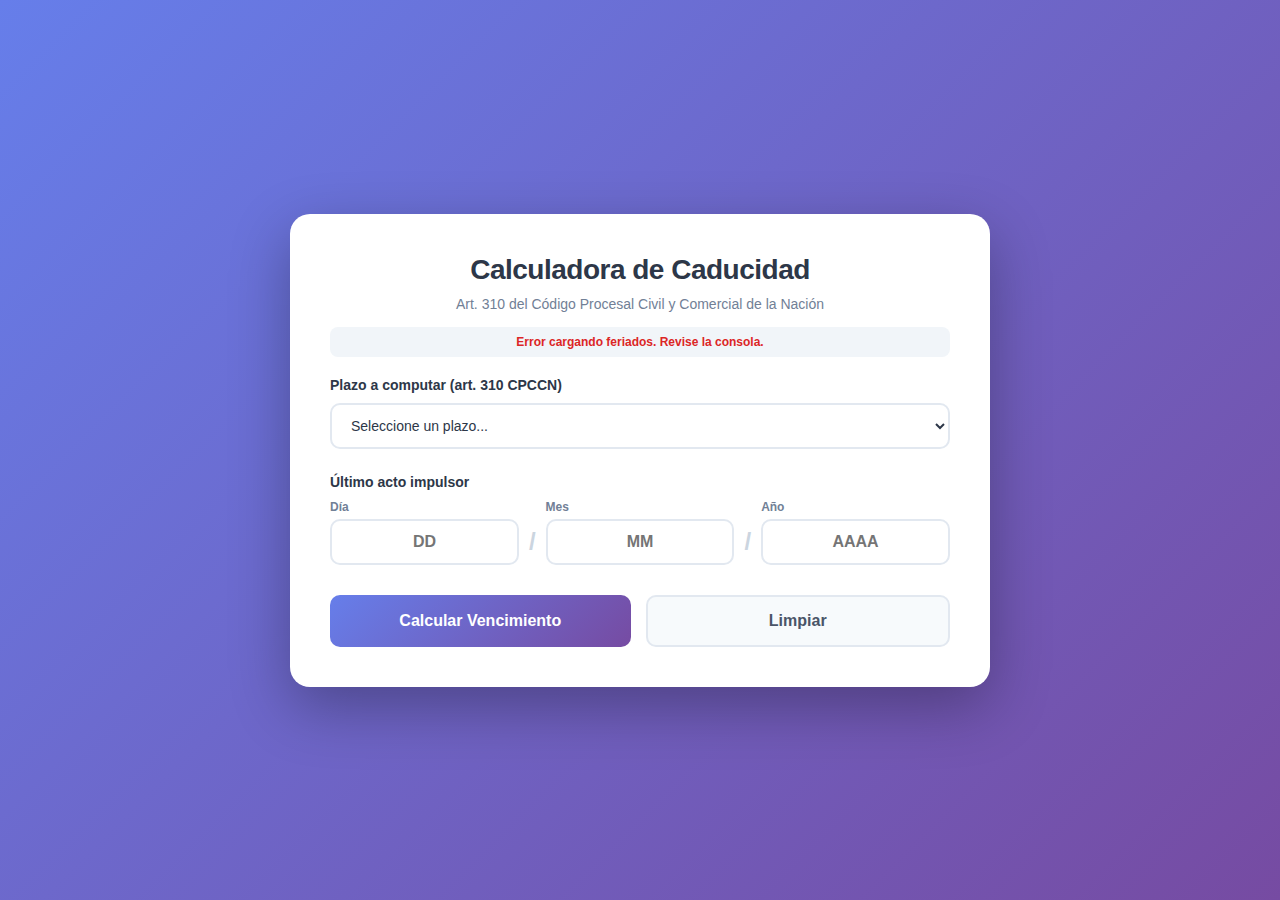
<file: data/calculadora-caducidad-instancia.html>
<!DOCTYPE html>
<html lang="es">
<head>
    <meta charset="UTF-8">
    <meta name="viewport" content="width=device-width, initial-scale=1.0">
    <title>Calculadora de Caducidad de Instancia - Art. 310 CPCCN</title>
    <style>
        @import url('https://cdnjs.cloudflare.com/ajax/libs/font-awesome/6.4.0/css/all.min.css');
        
        * {
            margin: 0;
            padding: 0;
            box-sizing: border-box;
        }

        body {
            font-family: -apple-system, BlinkMacSystemFont, 'Segoe UI', 'Roboto', 'Oxygen', 'Ubuntu', 'Cantarell', sans-serif;
            background: linear-gradient(135deg, #667eea 0%, #764ba2 100%);
            min-height: 100vh;
            display: flex;
            justify-content: center;
            align-items: center;
            padding: 20px;
        }

        .container {
            background: white;
            border-radius: 20px;
            box-shadow: 0 20px 60px rgba(0, 0, 0, 0.3);
            max-width: 700px;
            width: 100%;
            padding: 40px;
        }

        h1 {
            color: #2d3748;
            font-size: 28px;
            font-weight: 700;
            margin-bottom: 10px;
            text-align: center;
            letter-spacing: -0.5px;
        }

        .subtitle {
            color: #718096;
            font-size: 14px;
            text-align: center;
            margin-bottom: 15px;
        }

        #apiStatus {
            text-align: center;
            font-size: 12px;
            margin-bottom: 20px;
            padding: 8px;
            border-radius: 8px;
            background: #f1f5f9;
            color: #475569;
            font-weight: 600;
        }

        .form-group {
            margin-bottom: 25px;
        }

        label {
            display: block;
            color: #2d3748;
            font-weight: 600;
            font-size: 14px;
            margin-bottom: 10px;
        }

        select {
            width: 100%;
            padding: 12px 15px;
            border: 2px solid #e2e8f0;
            border-radius: 10px;
            font-family: inherit;
            font-size: 14px;
            color: #2d3748;
            background: white;
            cursor: pointer;
            transition: all 0.3s ease;
        }

        .custom-months {
            display: none;
            margin-top: 15px;
        }

        .custom-months.show {
            display: block;
        }

        .custom-months input {
            width: 100px;
            padding: 10px 15px;
            border: 2px solid #e2e8f0;
            border-radius: 10px;
            text-align: center;
        }

        .date-inputs {
            display: flex;
            gap: 10px;
            align-items: center;
        }

        .date-input-group {
            flex: 1;
        }

        .date-input-group label {
            font-size: 12px;
            color: #718096;
            margin-bottom: 5px;
        }

        .date-input-group input {
            width: 100%;
            padding: 12px;
            border: 2px solid #e2e8f0;
            border-radius: 10px;
            font-family: inherit;
            font-size: 16px;
            font-weight: 600;
            text-align: center;
            color: #2d3748;
        }

        .date-separator {
            font-size: 24px;
            font-weight: 700;
            color: #cbd5e0;
            padding-top: 20px;
        }

        .buttons {
            display: flex;
            gap: 15px;
            margin-top: 30px;
        }

        button {
            flex: 1;
            padding: 15px;
            border: none;
            border-radius: 10px;
            font-family: inherit;
            font-size: 16px;
            font-weight: 600;
            cursor: pointer;
            transition: all 0.3s ease;
        }

        .btn-calculate {
            background: linear-gradient(135deg, #667eea 0%, #764ba2 100%);
            color: white;
        }

        .btn-clear {
            background: #f7fafc;
            color: #4a5568;
            border: 2px solid #e2e8f0;
        }

        .result {
            display: none;
            margin-top: 30px;
            padding: 25px;
            background: linear-gradient(135deg, #667eea15 0%, #764ba215 100%);
            border-radius: 15px;
            border-left: 5px solid #667eea;
        }

        .result.show {
            display: block;
        }

        .result-title {
            color: #2d3748;
            font-size: 16px;
            font-weight: 700;
            margin-bottom: 10px;
        }

        .result-date {
            font-size: 32px;
            font-weight: 700;
            color: #667eea;
            margin-bottom: 10px;
        }

        .result-details {
            color: #4a5568;
            font-size: 14px;
            line-height: 1.6;
        }

        .hr-divider {
            margin: 20px 0;
            border: 0;
            border-top: 1px solid #cbd5e0;
        }

        details {
            margin-top: 10px;
            padding: 10px;
            background: rgba(255, 255, 255, 0.5);
            border-radius: 8px;
            cursor: pointer;
        }

        summary {
            font-weight: 600;
            color: #2d3748;
            font-size: 13px;
        }

        .inhabiles-list {
            margin-top: 8px;
            font-size: 12px;
            color: #4a5568;
            list-style: none;
            padding-left: 5px;
        }

        .error-message {
            color: #e53e3e;
            font-size: 13px;
            margin-top: 8px;
            display: none;
        }

        .error-message.show { display: block; }
    </style>
</head>
<body>
    <div class="container">
        <h1>Calculadora de Caducidad</h1>
        <p class="subtitle">Art. 310 del Código Procesal Civil y Comercial de la Nación</p>
        <div id="apiStatus">Cargando base de datos de feriados...</div>

        <form id="calculatorForm">
            <div class="form-group">
                <label for="plazo">Plazo a computar (art. 310 CPCCN)</label>
                <select id="plazo" required>
                    <option value="">Seleccione un plazo...</option>
                    <option value="6">6 meses (primera o única instancia)</option>
                    <option value="3">3 meses (segunda instancia, incidentes, etc.)</option>
                    <option value="custom">Plazo de prescripción menor</option>
                    <option value="1">1 mes (incidente de caducidad)</option>
                </select>
                <div class="custom-months" id="customMonths">
                    <label>Meses (1-6):</label>
                    <input type="number" id="customValue" min="1" max="6">
                </div>
            </div>

            <div class="form-group">
                <label>Último acto impulsor</label>
                <div class="date-inputs">
                    <div class="date-input-group"><label>Día</label><input type="text" id="day" maxlength="2" placeholder="DD" required></div>
                    <span class="date-separator">/</span>
                    <div class="date-input-group"><label>Mes</label><input type="text" id="month" maxlength="2" placeholder="MM" required></div>
                    <span class="date-separator">/</span>
                    <div class="date-input-group"><label>Año</label><input type="text" id="year" maxlength="4" placeholder="AAAA" required></div>
                </div>
                <div class="error-message" id="dateError">Fecha no válida</div>
            </div>

            <div class="buttons">
                <button type="submit" class="btn-calculate">Calcular Vencimiento</button>
                <button type="button" class="btn-clear" id="clearBtn">Limpiar</button>
            </div>
        </form>

        <div class="result" id="result">
            <div class="result-title">Cómputo Ordinario (Solo ferias):</div>
            <div class="result-date" id="resultDate"></div>
            <div class="result-details" id="resultDetails"></div>
            <hr class="hr-divider">
            <div class="result-title">Cómputo con Días Inhábiles y Feriados:</div>
            <div class="result-date" id="resultDateFull"></div>
            <div class="result-details" id="resultDetailsFull"></div>
        </div>
    </div>

    <script>
        const apiStatus = document.getElementById('apiStatus');
        const form = document.getElementById('calculatorForm');
        const result = document.getElementById('result');
        
        let inhabilesMap = new Map(); 

        async function initData() {
            try {
                const resJson = await fetch('https://raw.githubusercontent.com/jnc-34/jnc34/refs/heads/main/dias-inhabiles.json');
                const dataJson = await resJson.json();
                (dataJson.dias_inhabiles || []).forEach(d => inhabilesMap.set(d, "Inhábil/Asueto Judicial"));

                for (let y = 2021; y <= 2026; y++) {
                    try {
                        const resApi = await fetch(`https://api.argentinadatos.com/v1/feriados/${y}`);
                        if (resApi.ok) {
                            const dataApi = await resApi.json();
                            dataApi.forEach(f => {
                                if (!inhabilesMap.has(f.fecha)) {
                                    inhabilesMap.set(f.fecha, f.nombre);
                                }
                            });
                        }
                    } catch (e) { console.error(`Error año ${y}:`, e); }
                }
                apiStatus.innerText = `Calculadora disponible (Datos: 2021 a 2026 cargados)`;
                apiStatus.style.color = "#059669";
            } catch (err) {
                console.error("Error crítico:", err);
                apiStatus.innerText = "Error cargando feriados. Revise la consola.";
                apiStatus.style.color = "#dc2626";
            }
        }
        initData();

        function getThirdMondayOfJuly(year) {
            let count = 0;
            for (let d = 1; d <= 31; d++) {
                let dt = new Date(year, 6, d);
                if (dt.getDay() === 1) {
                    count++;
                    if (count === 3) return dt;
                }
            }
        }

        function getFeriaJulyRange(year) {
            let start = getThirdMondayOfJuly(year);
            let end = new Date(start);
            end.setDate(start.getDate() + 11);
            return { start, end };
        }

        form.addEventListener('submit', function(e) {
            e.preventDefault();
            const d = parseInt(document.getElementById('day').value);
            const m = parseInt(document.getElementById('month').value);
            const y = parseInt(document.getElementById('year').value);
            const pVal = document.getElementById('plazo').value;
            let plazo = pVal === 'custom' ? parseInt(document.getElementById('customValue').value) : parseInt(pVal);

            const startDate = new Date(y, m - 1, d);
            
            // --- CÁLCULO ORDINARIO ---
            let ordDate = new Date(startDate);
            let ordObs = [];
            let feriasJulioVistas = new Set();

            for (let i = 0; i < plazo; i++) {
                let dayRef = ordDate.getDate();
                ordDate.setMonth(ordDate.getMonth() + 1);
                if (ordDate.getDate() !== dayRef) ordDate.setDate(0);

                if (ordDate.getMonth() === 0) {
                    ordObs.push(`Se excluyó enero ${ordDate.getFullYear()} (feria)`);
                    ordDate.setMonth(1);
                }
                
                let curY = ordDate.getFullYear();
                let fJul = getFeriaJulyRange(curY);
                if (ordDate >= fJul.start && !feriasJulioVistas.has(curY)) {
                    feriasJulioVistas.add(curY);
                }
            }

            feriasJulioVistas.forEach(yr => {
                let range = getFeriaJulyRange(yr);
                ordDate.setDate(ordDate.getDate() + 12);
                ordObs.push(`Se atravesó la feria de julio ${yr} (${range.start.toLocaleDateString('es-AR')} al ${range.end.toLocaleDateString('es-AR')}) y se agregaron 12 días`);
            });

            document.getElementById('resultDate').innerText = ordDate.toLocaleDateString('es-AR');
            document.getElementById('resultDetails').innerHTML = `<strong>Inicio:</strong> ${startDate.toLocaleDateString('es-AR')}<br><strong>Observaciones:</strong><br>${ordObs.map(o => `• ${o}`).join('<br>')}`;

            // --- CÁLCULO FULL (SUSPENSIÓN CON LISTADO) ---
            let inhabilesList = [];
            let iter = new Date(startDate);
            iter.setDate(iter.getDate() + 1);

            while (iter <= ordDate) {
                let iso = iter.getFullYear() + '-' + String(iter.getMonth() + 1).padStart(2, '0') + '-' + String(iter.getDate()).padStart(2, '0');
                
                let inFeriaJan = (iter.getMonth() === 0);
                let rangeJul = getFeriaJulyRange(iter.getFullYear());
                let inFeriaJul = (iter >= rangeJul.start && iter <= rangeJul.end);

                if (inhabilesMap.has(iso) && !inFeriaJan && !inFeriaJul) {
                    inhabilesList.push({ fecha: iter.toLocaleDateString('es-AR'), nombre: inhabilesMap.get(iso) });
                }
                iter.setDate(iter.getDate() + 1);
            }

            let fullDate = new Date(ordDate);
            fullDate.setDate(fullDate.getDate() + inhabilesList.length);

            // NUEVA LÓGICA: Ajuste de vencimiento para que no caiga en inhábil/feria
            let adjusted = true;
            let adObs = "";
            while(adjusted) {
                adjusted = false;
                let isoFull = fullDate.getFullYear() + '-' + String(fullDate.getMonth() + 1).padStart(2, '0') + '-' + String(fullDate.getDate()).padStart(2, '0');
                let rangeJulFull = getFeriaJulyRange(fullDate.getFullYear());
                
                // 1. Si cae en Feria de Enero
                if (fullDate.getMonth() === 0) {
                    fullDate.setMonth(1, 1);
                    adObs = " (Ajustado al primer día hábil post-feria de enero)";
                    adjusted = true;
                }
                // 2. Si cae en Feria de Julio
                else if (fullDate >= rangeJulFull.start && fullDate <= rangeJulFull.end) {
                    fullDate.setDate(rangeJulFull.end.getDate() + 1);
                    adObs = " (Ajustado al primer día hábil post-feria de julio)";
                    adjusted = true;
                }
                // 3. Si cae en fin de semana
                else if (fullDate.getDay() === 0 || fullDate.getDay() === 6) {
                    fullDate.setDate(fullDate.getDate() + 1);
                    adObs = " (Ajustado al siguiente día hábil por fin de semana)";
                    adjusted = true;
                }
                // 4. Si cae en feriado/inhábil de la lista
                else if (inhabilesMap.has(isoFull)) {
                    fullDate.setDate(fullDate.getDate() + 1);
                    adObs = ` (Ajustado por feriado: ${inhabilesMap.get(isoFull)})`;
                    adjusted = true;
                }
            }

            let listHTML = inhabilesList.length > 0 ? 
                `<details>
                    <summary>Ver detalle de los ${inhabilesList.length} días adicionados</summary>
                    <ul class="inhabiles-list">
                        ${inhabilesList.map(item => `<li>• ${item.fecha}: ${item.nombre}</li>`).join('')}
                    </ul>
                </details>` : '';

            document.getElementById('resultDateFull').innerText = fullDate.toLocaleDateString('es-AR');
            document.getElementById('resultDetailsFull').innerHTML = `Se adicionaron <strong>${inhabilesList.length} días inhábiles</strong> extra (fuera de ferias).<strong>${adObs}</strong>${listHTML}`;

            result.classList.add('show');
        });

        document.getElementById('plazo').addEventListener('change', function() {
            document.getElementById('customMonths').classList.toggle('show', this.value === 'custom');
        });
        document.getElementById('clearBtn').addEventListener('click', () => {
            form.reset();
            result.classList.remove('show');
            document.getElementById('customMonths').classList.remove('show');
        });
    </script>
</body>
</html>
</file>
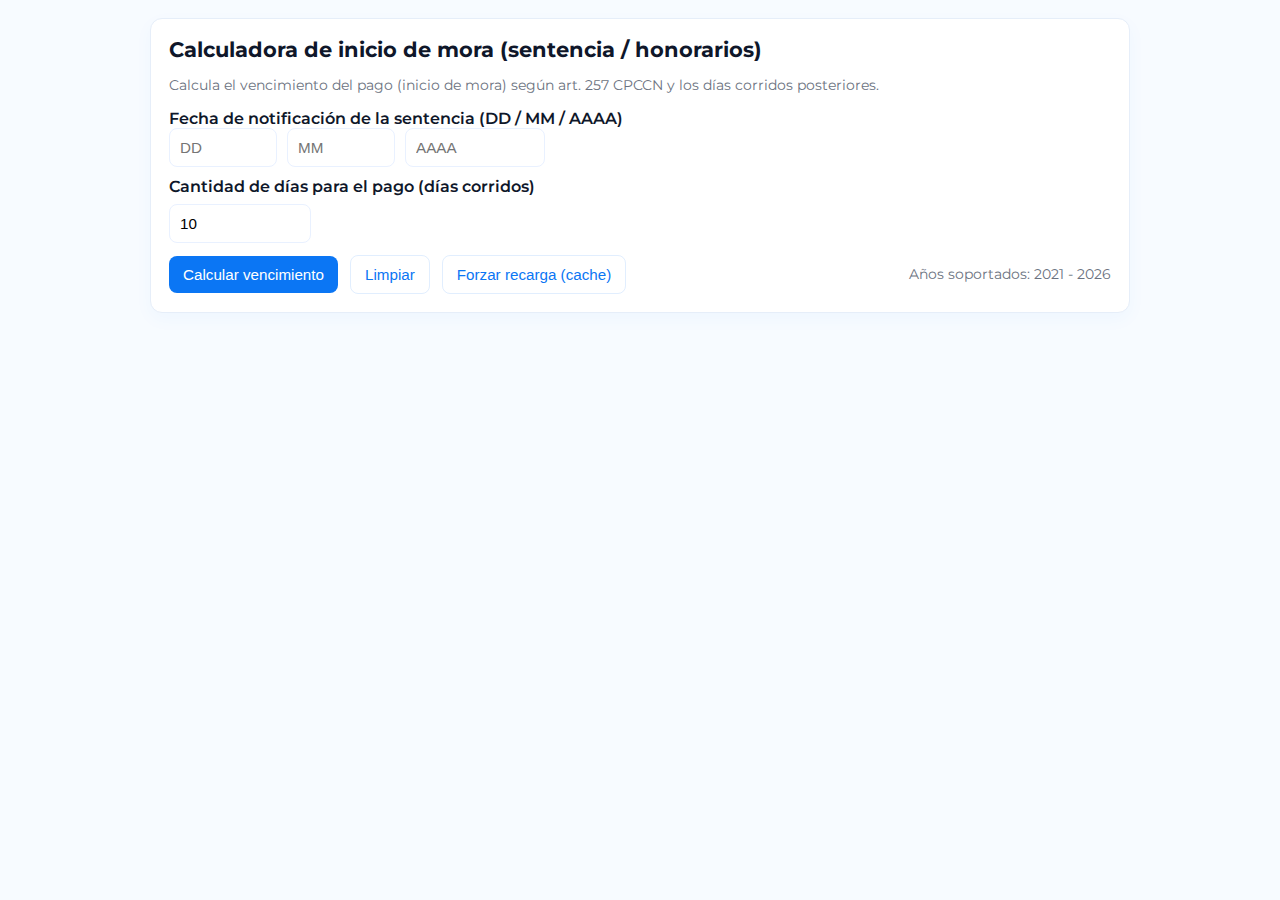
<file: data/calculadora-de-mora.html>
<!doctype html>
<html lang="es">
<head>
  <meta charset="utf-8" />
  <meta name="viewport" content="width=device-width,initial-scale=1" />
  <title>Calculadora de inicio de mora (sentencia / honorarios)</title>
  <link href="https://fonts.googleapis.com/css2?family=Montserrat:wght@300;400;600&display=swap" rel="stylesheet">
  <style>
    :root{
      --bg:#f7fbff; --card:#ffffff; --muted:#6b7280; --text:#0f172a; --primary:#0b76f4; --accent:#0ea5a4; --border:#e6eef9;
      --period1:#dbefff; --period2:#e6fff6; --period3:#fff4db;
    }
    body{font-family:'Montserrat',system-ui,-apple-system,'Segoe UI',Roboto,Arial;margin:18px;background:var(--bg);color:var(--text)}
    .container{max-width:980px;margin:0 auto}
    .card{background:var(--card);border:1px solid var(--border);padding:18px;border-radius:12px;box-shadow:0 6px 18px rgba(11,118,244,0.04);}
    h1{font-size:1.3rem;margin:0 0 8px}
    label{display:block;margin-top:10px;font-weight:600}
    .row{display:flex;gap:10px;flex-wrap:wrap}
    input,select,button{padding:10px;border-radius:8px;border:1px solid #e9f1ff;font-size:0.95rem;background:#fff}
    .small{font-size:0.9rem;color:var(--muted)}
    .result{margin-top:12px;padding:12px;border-radius:10px;background:linear-gradient(180deg,#fff,#f8fbff);border:1px solid var(--border)}
    .trace{margin-top:10px;background:#fff;padding:12px;border-radius:8px;border:1px solid var(--border)}
    button{background:var(--primary);color:#fff;border:none;padding:10px 14px;border-radius:8px;cursor:pointer}
    button.ghost{background:transparent;color:var(--primary);border:1px solid rgba(11,118,244,0.12)}
    .flex{display:flex;gap:12px;align-items:center}
    .timeline{display:flex;gap:8px;align-items:center;margin-top:12px}
    .period{padding:8px 10px;border-radius:8px;min-width:80px;text-align:center;font-size:0.9rem}
    .legend{display:flex;gap:10px;margin-top:8px}
    .legend span{display:flex;gap:6px;align-items:center}
    .swatch{width:14px;height:14px;border-radius:4px;display:inline-block}
    @media(max-width:720px){.row{flex-direction:column}.flex{flex-direction:column;align-items:flex-start}.timeline{flex-direction:column;align-items:flex-start}}
  </style>
</head>
<body>
  <div class="container">
    <div class="card">
      <h1>Calculadora de inicio de mora (sentencia / honorarios)</h1>
      <p class="small">Calcula el vencimiento del pago (inicio de mora) según art. 257 CPCCN y los días corridos posteriores.</p>

      <label>Fecha de notificación de la sentencia (DD / MM / AAAA)</label>
      <div class="row">
        <input id="d_dia" placeholder="DD" maxlength="2" style="width:86px" />
        <input id="d_mes" placeholder="MM" maxlength="2" style="width:86px" />
        <input id="d_anio" placeholder="AAAA" maxlength="4" style="width:118px" />
      </div>

      <label>Cantidad de días para el pago (días corridos)</label>
      <input id="plazoDias" type="number" min="0" value="10" style="width:120px;margin-top:8px" />

      <div style="margin-top:12px" class="flex">
        <div style="flex:1">
          <button id="calcular">Calcular vencimiento</button>
          <button id="reset" class="ghost" style="margin-left:8px">Limpiar</button>
          <button id="force" class="ghost" style="margin-left:8px">Forzar recarga (cache)</button>
        </div>
        <div style="flex:0 0 220px;text-align:right" class="small">Años soportados: <span id="anioRange"></span></div>
      </div>

      <div id="output" class="result" style="display:none">
        <div id="vencimiento"></div>
        <div id="periodos" style="margin-top:12px"></div>
      </div>

      <div id="trace" class="trace" style="display:none"></div>

    </div>
  </div>

<script>
// Utilities and inhábiles logic (same approach as other calculators)
const API_BASE = 'https://api.argentinadatos.com/v1/feriados';
const MIN_YEAR = 2021; let MAX_YEAR = new Date().getFullYear(); if (MAX_YEAR < 2025) MAX_YEAR = 2025;
function toYmd(d){const y=d.getFullYear();const m=String(d.getMonth()+1).padStart(2,'0');const day=String(d.getDate()).padStart(2,'0');return `${y}-${m}-${day}`}
function parseYmd(str){const [y,m,day]=str.split('-').map(Number);return new Date(y,m-1,day)}
function addDays(d,n){const x=new Date(d);x.setDate(x.getDate()+n);return x}
function isWeekend(date){const dd=date.getDay();return dd===0||dd===6}
function thirdMondayOfJuly(year){const d=new Date(year,6,1);while(d.getDay()!==1) d.setDate(d.getDate()+1);return addDays(d,14)}
function customInhabilesForYear(year){const res=new Map();for(let day=1;day<=31;day++){const d=new Date(year,0,day);res.set(toYmd(d),'Feria de enero')}const nov16=new Date(year,10,16);res.set(toYmd(nov16),'16 de noviembre (ley local)');const thirdMon=thirdMondayOfJuly(year);for(let i=1;i<=14;i++){res.set(toYmd(addDays(thirdMon,i)),'Feria de julio')}return res}
async function fetchFeriados(year){try{const r=await fetch(`${API_BASE}/${year}`);if(!r.ok) throw new Error('API feriados no disponible');const data=await r.json();const m=new Map();data.forEach(f=>{if(f.fecha) m.set(f.fecha,f.nombre||f.tipo||'Feriado')});return m}catch(e){console.warn('API feriados falló',e);return new Map()}}

// robust custom overrides fetch with cache-buster
async function tryFetch(url){try{const res=await fetch(url,{cache:'no-store'});if(res.ok)return {ok:true,data:await res.json(),url};return {ok:false,status:res.status,url}}catch(e){return {ok:false,error:e,url}}}
async function fetchCustomOverrides(){const cb='_='+Date.now();const candidates=['./data/custom_inhabiles.json?'+cb,'data/custom_inhabiles.json?'+cb,'/data/custom_inhabiles.json?'+cb];try{const host=location.hostname;const pathParts=location.pathname.split('/').filter(Boolean);if(host.endsWith('github.io')&&pathParts.length>=1){const user=host.split('.')[0];const repo=pathParts[0];candidates.push(`https://raw.githubusercontent.com/${user}/${repo}/main/data/custom_inhabiles.json?${cb}`)}}catch(e){}for(const c of candidates){const r=await tryFetch(c);if(r.ok){console.log('custom_inhabiles loaded from',r.url);return Array.isArray(r.data.overrides)?r.data.overrides:[]}}console.warn('No custom_inhabiles.json loaded');return []}

async function buildInhabilesForYears(years){const combined=new Map();for(const y of years){const api=await fetchFeriados(y);for(const [k,v] of api.entries()) combined.set(k,'Feriado: '+v);const custom=customInhabilesForYear(y);for(const [k,v] of custom.entries()) combined.set(k,v)}const overrides=await fetchCustomOverrides();overrides.forEach(o=>{if(o&&o.fecha&&o.motivo)combined.set(o.fecha,o.motivo+' (override)')});return combined}

function isInMapYmd(map,date){return map.has(toYmd(date))}
function isBusinessDay(date,inhMap){return !isWeekend(date)&&!isInMapYmd(inhMap,date)}
function nextBusinessDay(date,inhMap){let d=new Date(date);d.setHours(0,0,0,0);while(!isBusinessDay(d,inhMap)) d=addDays(d,1);return d}
function nextBusinessDayStrict(date,inhMap){return nextBusinessDay(addDays(date,1),inhMap)}
function countBusinessDaysFrom(startDate, days, inhMap){let counted=0;let cursor=new Date(startDate);cursor.setHours(0,0,0,0);while(counted<days){if(isBusinessDay(cursor,inhMap)) counted++; if(counted>=days) break; cursor=addDays(cursor,1);} return {lastCountedDay: cursor}}

// UI wiring
document.getElementById('anioRange').textContent = `${MIN_YEAR} - ${MAX_YEAR}`;
const calcularBtn = document.getElementById('calcular'); const resetBtn = document.getElementById('reset'); const forceBtn = document.getElementById('force');

resetBtn.addEventListener('click', ()=>{['d_dia','d_mes','d_anio'].forEach(id=>document.getElementById(id).value='');document.getElementById('plazoDias').value='10';document.getElementById('output').style.display='none';document.getElementById('trace').style.display='none'});
forceBtn.addEventListener('click', ()=>{ location.reload(true); });

calcularBtn.addEventListener('click', async ()=>{
  const dd=document.getElementById('d_dia').value; const dm=document.getElementById('d_mes').value; const dy=document.getElementById('d_anio').value;
  if(!dd||!dm||!dy) return alert('Por favor ingrese la fecha de notificación');
  const notif = new Date(Number(dy), Number(dm)-1, Number(dd)); notif.setHours(0,0,0,0);
  const pagosCorridos = Number(document.getElementById('plazoDias').value) || 0;

  // build inhábiles map for relevant years
  const yearsToFetch = []; const y0 = notif.getFullYear(); for(let y=Math.max(MIN_YEAR,y0-1); y<=Math.max(MAX_YEAR,y0+1); y++) yearsToFetch.push(y);
  const inhMap = await buildInhabilesForYears(Array.from(new Set(yearsToFetch)).sort());

  // Compute start: primer día efectivamente contado = día hábil siguiente al de la notificación
  const startBiz = nextBusinessDayStrict(notif, inhMap);

  // Count 10 business days (art.257) starting from startBiz inclusive
  const { lastCountedDay: lastBiz } = countBusinessDaysFrom(startBiz, 10, inhMap);

  // After lastBiz, count pagosCorridos days corridos. We assume counting starts the day after lastBiz
  const startCorr = addDays(lastBiz, 1);
  const endCorr = addDays(startCorr, pagosCorridos-1); // inclusive count of pagosCorridos days

  // Vencimiento: al final de endCorr (24:00). For display, show endCorr date and mention 'hasta las 24:00'
  const vencimientoDate = endCorr; // time is end of day

  // Output
  document.getElementById('output').style.display='block';
  const vencElem = document.getElementById('vencimiento');
  vencElem.innerHTML = `<strong>Vencimiento del pago:</strong> ${vencimientoDate.toLocaleDateString('es-AR')} (hasta las 24:00).`;

  // Periods display: timeline boxes + textual explanation
  const periodos = document.getElementById('periodos'); periodos.innerHTML = '';
  // timeline visual (simple boxes)
  const timeline = document.createElement('div'); timeline.className='timeline';
  const box1 = document.createElement('div'); box1.className='period'; box1.style.background='var(--period1)'; box1.innerHTML = `<strong>Notificación</strong><br>${notif.toLocaleDateString('es-AR')}`;
  const box2 = document.createElement('div'); box2.className='period'; box2.style.background='var(--period2)'; box2.innerHTML = `<strong>10 días hábiles</strong><br>Inicio: ${startBiz.toLocaleDateString('es-AR')}<br>Fin: ${lastBiz.toLocaleDateString('es-AR')}`;
  const box3 = document.createElement('div'); box3.className='period'; box3.style.background='var(--period3)'; box3.innerHTML = `<strong>${pagosCorridos} días corridos</strong><br>Inicio: ${startCorr.toLocaleDateString('es-AR')}<br>Fin: ${endCorr.toLocaleDateString('es-AR')}`;
  timeline.appendChild(box1); timeline.appendChild(box2); timeline.appendChild(box3);
  periodos.appendChild(timeline);

  // legend
  const legend = document.createElement('div'); legend.className='legend';
  legend.innerHTML = `<span><i class="swatch" style="background:var(--period1)"></i> Notificación</span><span><i class="swatch" style="background:var(--period2)"></i> 10 días hábiles (art.257)</span><span><i class="swatch" style="background:var(--period3)"></i> Días corridos para pago</span>`;
  periodos.appendChild(legend);

  // Trace: list which dates were counted in each period
  const trace = document.getElementById('trace'); trace.style.display='block'; trace.innerHTML = '';
  const p1 = document.createElement('div'); p1.innerHTML = `<strong>Detalle del cómputo</strong>`; trace.appendChild(p1);

  // list business days counted
  const ulBiz = document.createElement('ul'); ulBiz.style.padding='0'; ulBiz.style.listStyle='none'; ulBiz.style.marginTop='8px';
  // iterate from startBiz until lastBiz inclusive
  let cur = new Date(startBiz); while(cur <= lastBiz){ if(isBusinessDay(cur,inhMap)){ const li=document.createElement('li'); li.textContent = `${cur.toLocaleDateString('es-AR')} — contado (hábil)`; ulBiz.appendChild(li); } else { const li=document.createElement('li'); li.textContent = `${cur.toLocaleDateString('es-AR')} — descontado: ${inhMap.get(toYmd(cur)) || 'Fin de semana'} (no contado)`; ulBiz.appendChild(li); } cur = addDays(cur,1); }
  const wrapBiz = document.createElement('div'); wrapBiz.innerHTML = '<strong>Período 10 días hábiles (fechas consideradas)</strong>'; wrapBiz.appendChild(ulBiz); trace.appendChild(wrapBiz);

  // list corridos days
  const ulCorr = document.createElement('ul'); ulCorr.style.padding='0'; ulCorr.style.listStyle='none'; ulCorr.style.marginTop='8px'; let curC = new Date(startCorr); while(curC <= endCorr){ const li=document.createElement('li'); li.textContent = `${curC.toLocaleDateString('es-AR')} — contado (corridos)`; ulCorr.appendChild(li); curC = addDays(curC,1); }
  const wrapCorr = document.createElement('div'); wrapCorr.innerHTML = `<strong>Período ${pagosCorridos} días corridos (fechas consideradas)</strong>`; wrapCorr.appendChild(ulCorr); trace.appendChild(wrapCorr);

  // scroll into view
  vencElem.scrollIntoView({behavior:'smooth'});
});
</script>
</body>
</html>
</file>
<file: data/style.css>
/* Estilos generales */
body {
    font-family: -apple-system, BlinkMacSystemFont, "Segoe UI", Roboto, Helvetica, Arial, sans-serif;
    background-color: #f0f2f5;
    color: #333;
    display: flex;
    justify-content: center;
    min-height: 100vh;
    padding: 20px;
    box-sizing: border-box;
}

.main-container {
    background-color: #ffffff;
    border-radius: 12px;
    box-shadow: 0 5px 15px rgba(0, 0, 0, 0.08);
    padding: 25px 30px;
    width: 100%;
    max-width: 650px;
    margin-top: 20px;
    height: fit-content;
}

h1 {
    color: #005a9c;
    margin-top: 0;
    margin-bottom: 5px;
    font-size: 1.6rem;
    text-align: center;
}

.subtitle {
    text-align: center;
    color: #666;
    margin-bottom: 25px;
    font-size: 0.95rem;
}

/* --- ESTILOS DE PESTAÑAS (TABS) --- */
.tabs {
    display: flex;
    margin-bottom: 20px;
    border-bottom: 2px solid #e0e0e0;
}

.tab-btn {
    flex: 1;
    padding: 12px;
    border: none;
    background: none;
    font-size: 16px;
    font-weight: 600;
    color: #888;
    cursor: pointer;
    border-bottom: 3px solid transparent;
    transition: all 0.3s ease;
}

.tab-btn:hover {
    color: #005a9c;
    background-color: #f9f9f9;
}

.tab-btn.active {
    color: #005a9c;
    border-bottom: 3px solid #005a9c;
}

/* Ocultar contenido inactivo */
.tab-content {
    display: none; /* <--- CRUCIAL: Por defecto, oculto */
    animation: fadeIn 0.4s;
}

.tab-content.active {
    display: block; /* <--- CRUCIAL: Mostrar solo el activo */
}

@keyframes fadeIn {
    from { opacity: 0; }
    to { opacity: 1; }
}

.info-api {
    font-size: 0.8rem;
    color: #999;
    text-align: right;
    margin-top: -10px;
    margin-bottom: 15px;
    font-style: italic;
}

/* --- FORMULARIOS --- */
.form-group {
    margin-bottom: 20px;
    position: relative;
}

label {
    display: block;
    font-weight: 600;
    margin-bottom: 8px;
    color: #444;
}

input[type="text"] {
    width: 100%;
    padding: 12px;
    border: 1px solid #ccc;
    border-radius: 6px;
    font-size: 16px;
    box-sizing: border-box;
}

.input-group {
    display: flex;
}

.input-group input {
    border-top-right-radius: 0;
    border-bottom-right-radius: 0;
}

.input-group button {
    padding: 0 15px;
    border: 1px solid #ccc;
    border-left: none;
    background-color: #f0f0f0;
    cursor: pointer;
    border-top-right-radius: 6px;
    border-bottom-right-radius: 6px;
    font-weight: 600;
    color: #555;
}

/* Botón Calcular */
.btn-calcular {
    width: 100%;
    padding: 15px;
    font-size: 18px;
    font-weight: 700;
    background-color: #007bff;
    color: white;
    border: none;
    border-radius: 6px;
    cursor: pointer;
    transition: background-color 0.2s;
    margin-top: 10px;
}

.btn-calcular:hover {
    background-color: #0056b3;
}

/* Sugerencias */
.sugerencias {
    position: absolute;
    width: 100%;
    background-color: white;
    border: 1px solid #ddd;
    border-top: none;
    max-height: 200px;
    overflow-y: auto;
    z-index: 1000;
    box-shadow: 0 4px 8px rgba(0,0,0,0.1);
    border-bottom-left-radius: 6px;
    border-bottom-right-radius: 6px;
}

.sugerencia-item {
    padding: 10px 15px;
    cursor: pointer;
    border-bottom: 1px solid #f5f5f5;
    font-size: 0.95rem;
}

.sugerencia-item:hover {
    background-color: #e6f7ff;
}

/* Resultados */
.resultado-container {
    margin-top: 25px;
    min-height: 20px;
}

.resultado-container h3 {
    text-align: center;
    padding: 15px;
    border-radius: 6px;
    background-color: #e6f7ff;
    border: 1px solid #b3e0ff;
    color: #005a9c;
    margin: 0;
}

.trazabilidad-container {
    margin-top: 20px;
    background-color: #fafafa;
    border: 1px solid #eee;
    padding: 15px;
    border-radius: 6px;
    font-family: "Courier New", Courier, monospace;
    font-size: 0.85em;
    color: #444;
}

.trazabilidad-container h4 {
    margin-top: 0;
    margin-bottom: 10px;
    border-bottom: 1px dashed #ccc;
    padding-bottom: 5px;
}

.trazabilidad-container p {
    margin: 4px 0;
}

/* Advertencia Legal */
.legal-warning {
    margin-top: 40px;
    padding-top: 20px;
    border-top: 2px solid #eee;
    font-size: 0.8rem;
    color: #777;
    text-align: justify;
}

.legal-warning h3 {
    font-size: 0.9rem;
    color: #555;
    margin-bottom: 5px;
}
</file>
